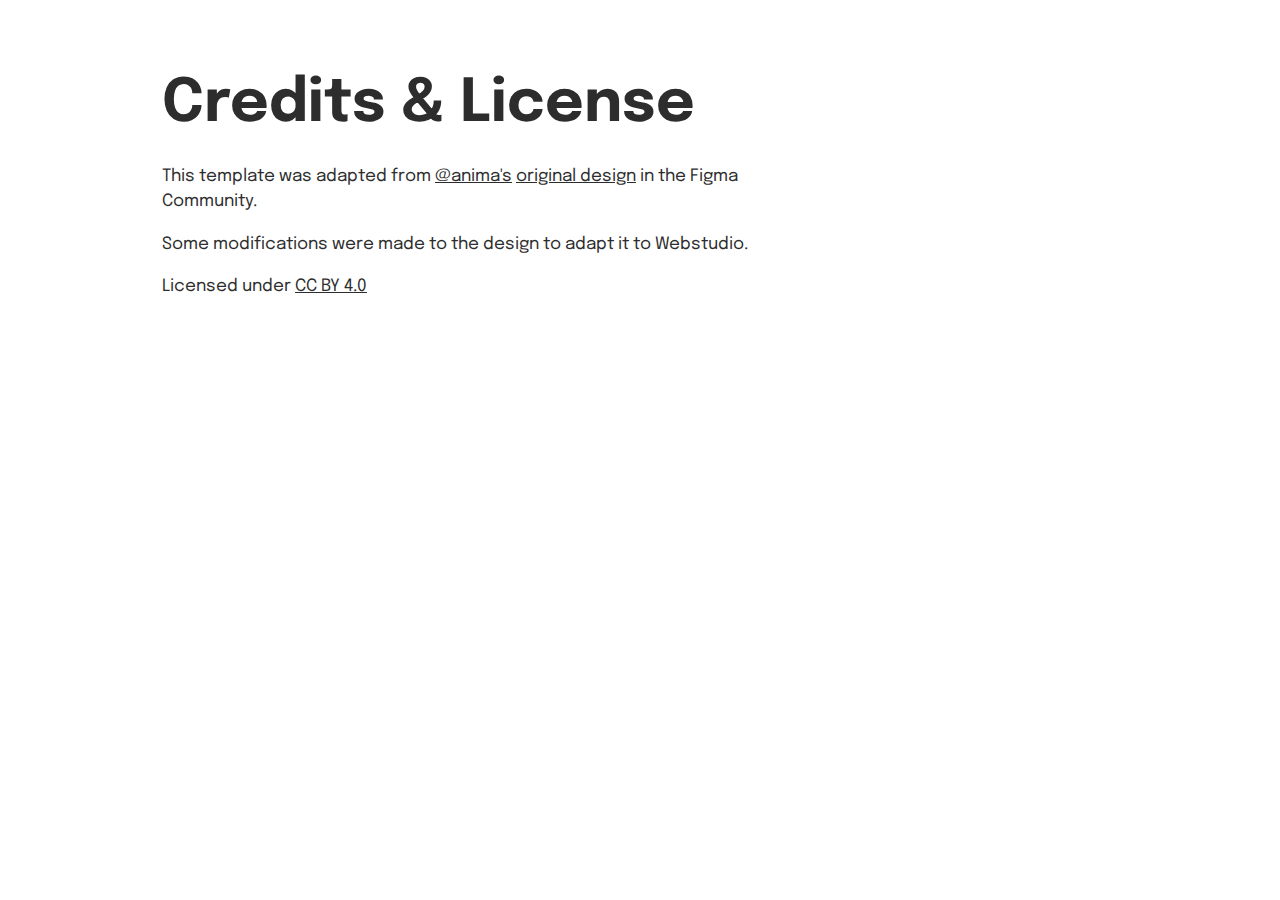
<file: credits/index.html>
<!doctype html>
<html
  lang="en"
  data-ws-project="b79e1274-6a7a-47eb-ab5a-dcc089c29367"
  data-ws-last-published="2025-08-28T07:17:16.888Z"
>
  <head>
    <link
      rel="stylesheet"
      type="text/css"
      href="/assets/static/app_generated_index-6937cd5a.DPjX6wzJ.css"
    />
    <meta charset="UTF-8" />
    <meta name="viewport" content="width=device-width,initial-scale=1" />
    <meta property="og:url" content="https://url/credits" />
    <title>Credits</title>
    <meta property="og:title" content="Credits" />
    <meta property="og:type" content="website" />
    <meta property="og:site_name" content="Visual Designer" />
    <meta name="robots" content="noindex, nofollow" />
    <meta property="twitter:card" content="summary_large_image" />
    <link rel="icon" href="/assets/logo_r1qaJQiri6sK3rPyq-Sar.svg" />
    <link
      rel="preload"
      href="/assets/Epilogue-VariableFont_wght_UMmD5uKuAMfCr3au74g5m.ttf"
      as="font"
      crossorigin="anonymous"
    />
    <script type="application/ld+json">
      {
        "@context": "https://schema.org",
        "@type": "WebSite",
        "name": "Visual Designer",
        "url": "https://url"
      }
    </script>
  </head>
  <body class="w-body">
    <div class="w-box">
      <main class="w-box">
        <section class="w-box c33xfh3 c1mzb2kd">
          <div
            class="w-box c1357293 c9jnjeu c5tmc3l c1ldum37 czr2pxy c155uc7w cry9bxc c1lfjoq7 cn6056e c1117wcl"
          >
            <h1 class="w-heading c11nr3ex c10r87ok c11dowh9 c32myit cwrra4i">
              Credits &amp; License
            </h1>
            <div class="w-box c1rco612">
              <p class="w-paragraph">
                This template was adapted from
                <a
                  href="https://www.figma.com/@anima"
                  target="_blank"
                  class="w-rich-text-link czdbake cld4m44 c180fws7 c1e9wxra c1c9nyn co9inq6 c18nx7en c13zjl4p cl60rel c1ib9cr2 cnsdrup"
                  >@anima&#x27;s</a
                >
                <a
                  href="https://www.figma.com/community/file/1095695980466714349"
                  target="_blank"
                  class="w-rich-text-link czdbake cld4m44 c180fws7 c1e9wxra c1c9nyn co9inq6 c18nx7en c13zjl4p cl60rel c1ib9cr2 cnsdrup"
                  >original design</a
                >
                in the Figma Community.
              </p>
              <p class="w-paragraph">
                Some modifications were made to the design to adapt it to
                Webstudio.
              </p>
              <p class="w-paragraph">
                Licensed under
                <a
                  href="https://creativecommons.org/licenses/by/4.0/"
                  target="_blank"
                  class="w-rich-text-link czdbake cld4m44 c180fws7 c1e9wxra c1c9nyn co9inq6 c18nx7en c13zjl4p cl60rel c1ib9cr2 cnsdrup"
                  >CC BY 4.0</a
                >
              </p>
            </div>
          </div>
        </section>
      </main>
    </div>
    <script id="vike_pageContext" type="application/json">
      {
        "_urlRewrite": null,
        "pageId": "/pages/credits",
        "routeParams": {},
        "data": {
          "url": "https://url/credits",
          "system": { "params": {}, "search": {}, "origin": "https://url" },
          "resources": {},
          "pageMeta": {
            "title": "Credits",
            "description": "",
            "excludePageFromSearch": true,
            "language": "",
            "socialImageAssetName": "!undefined",
            "socialImageUrl": "",
            "status": 200,
            "redirect": "",
            "custom": []
          }
        }
      }
    </script>
    <script id="vike_globalContext" type="application/json">
      {}
    </script>
    <script
      src="/assets/entries/entry-server-routing.KGU7udin.js"
      type="module"
      async
    ></script>
    <link
      rel="modulepreload"
      href="/assets/entries/pages_credits.BbevDQ-b.js"
      as="script"
      type="text/javascript"
    /><link
      rel="modulepreload"
      href="/assets/chunks/chunk-BleZ-UBg.js"
      as="script"
      type="text/javascript"
    />
  </body>
</html>
</file>
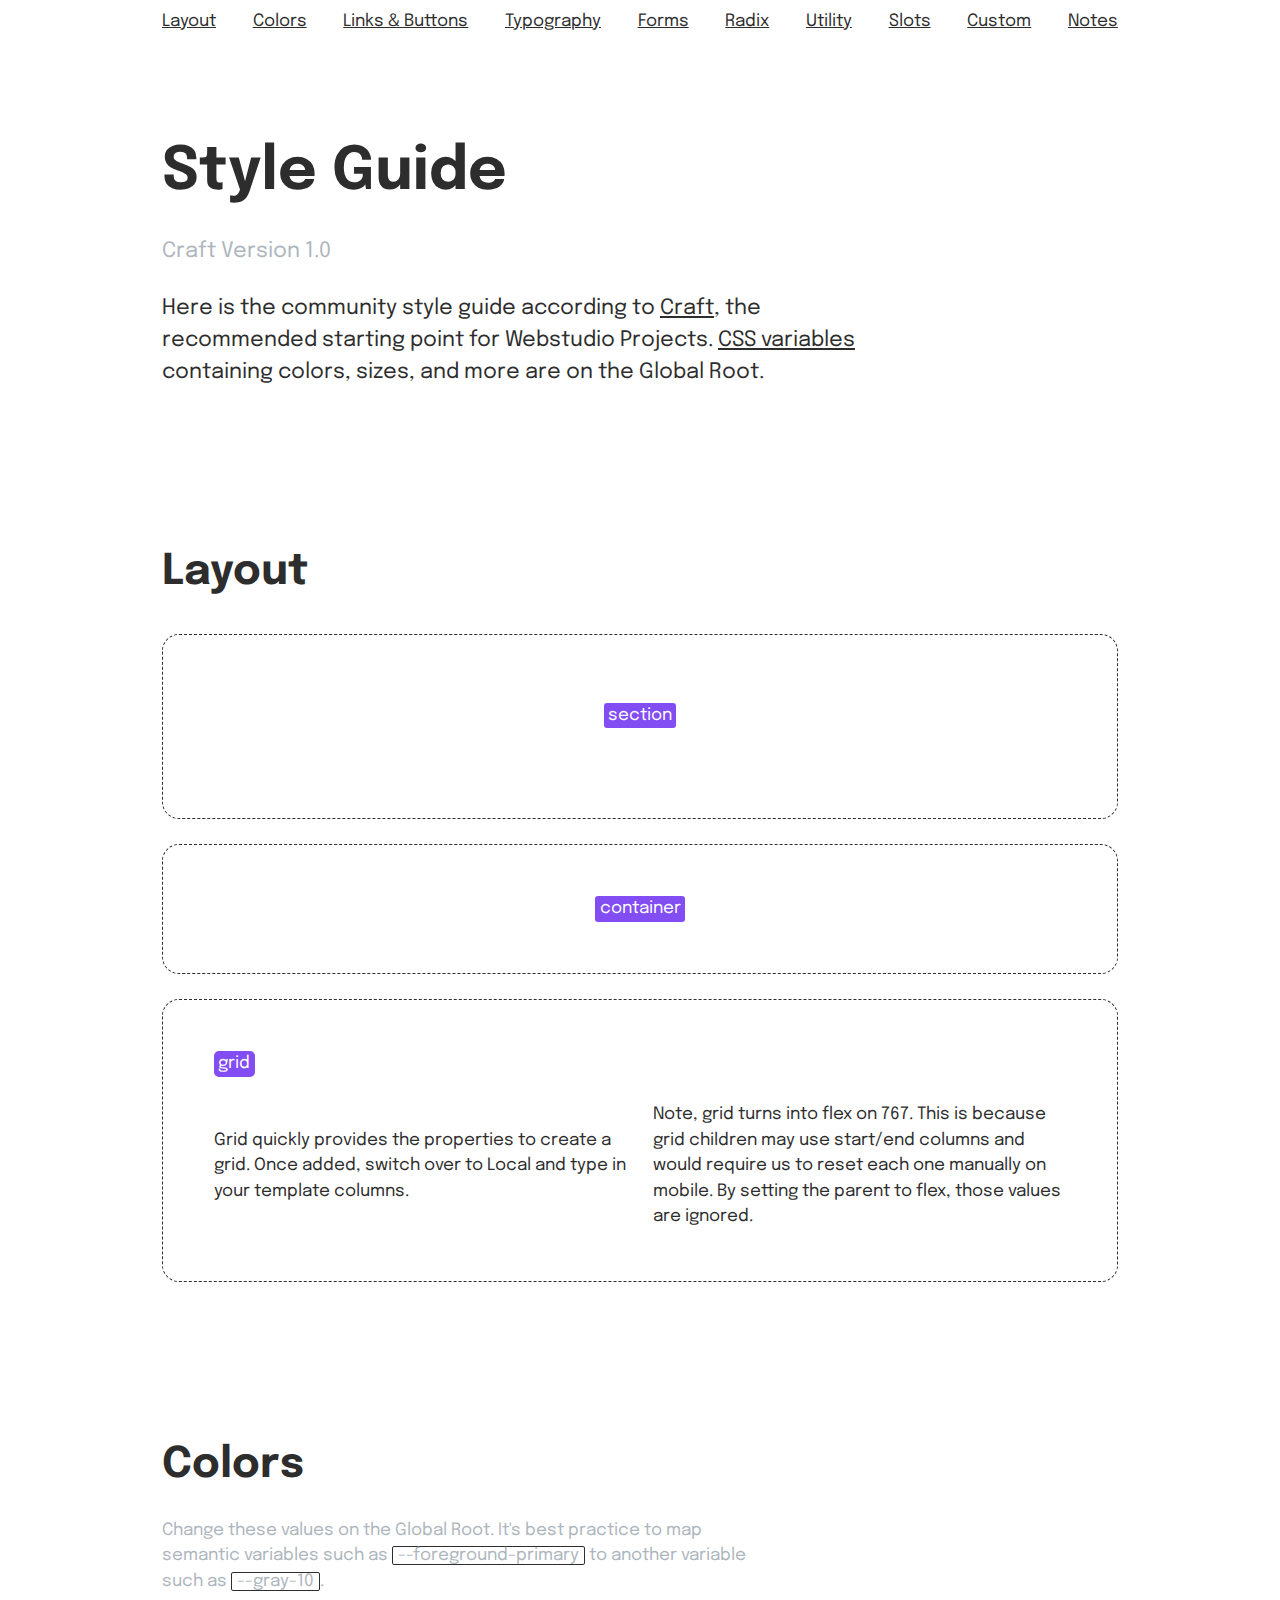
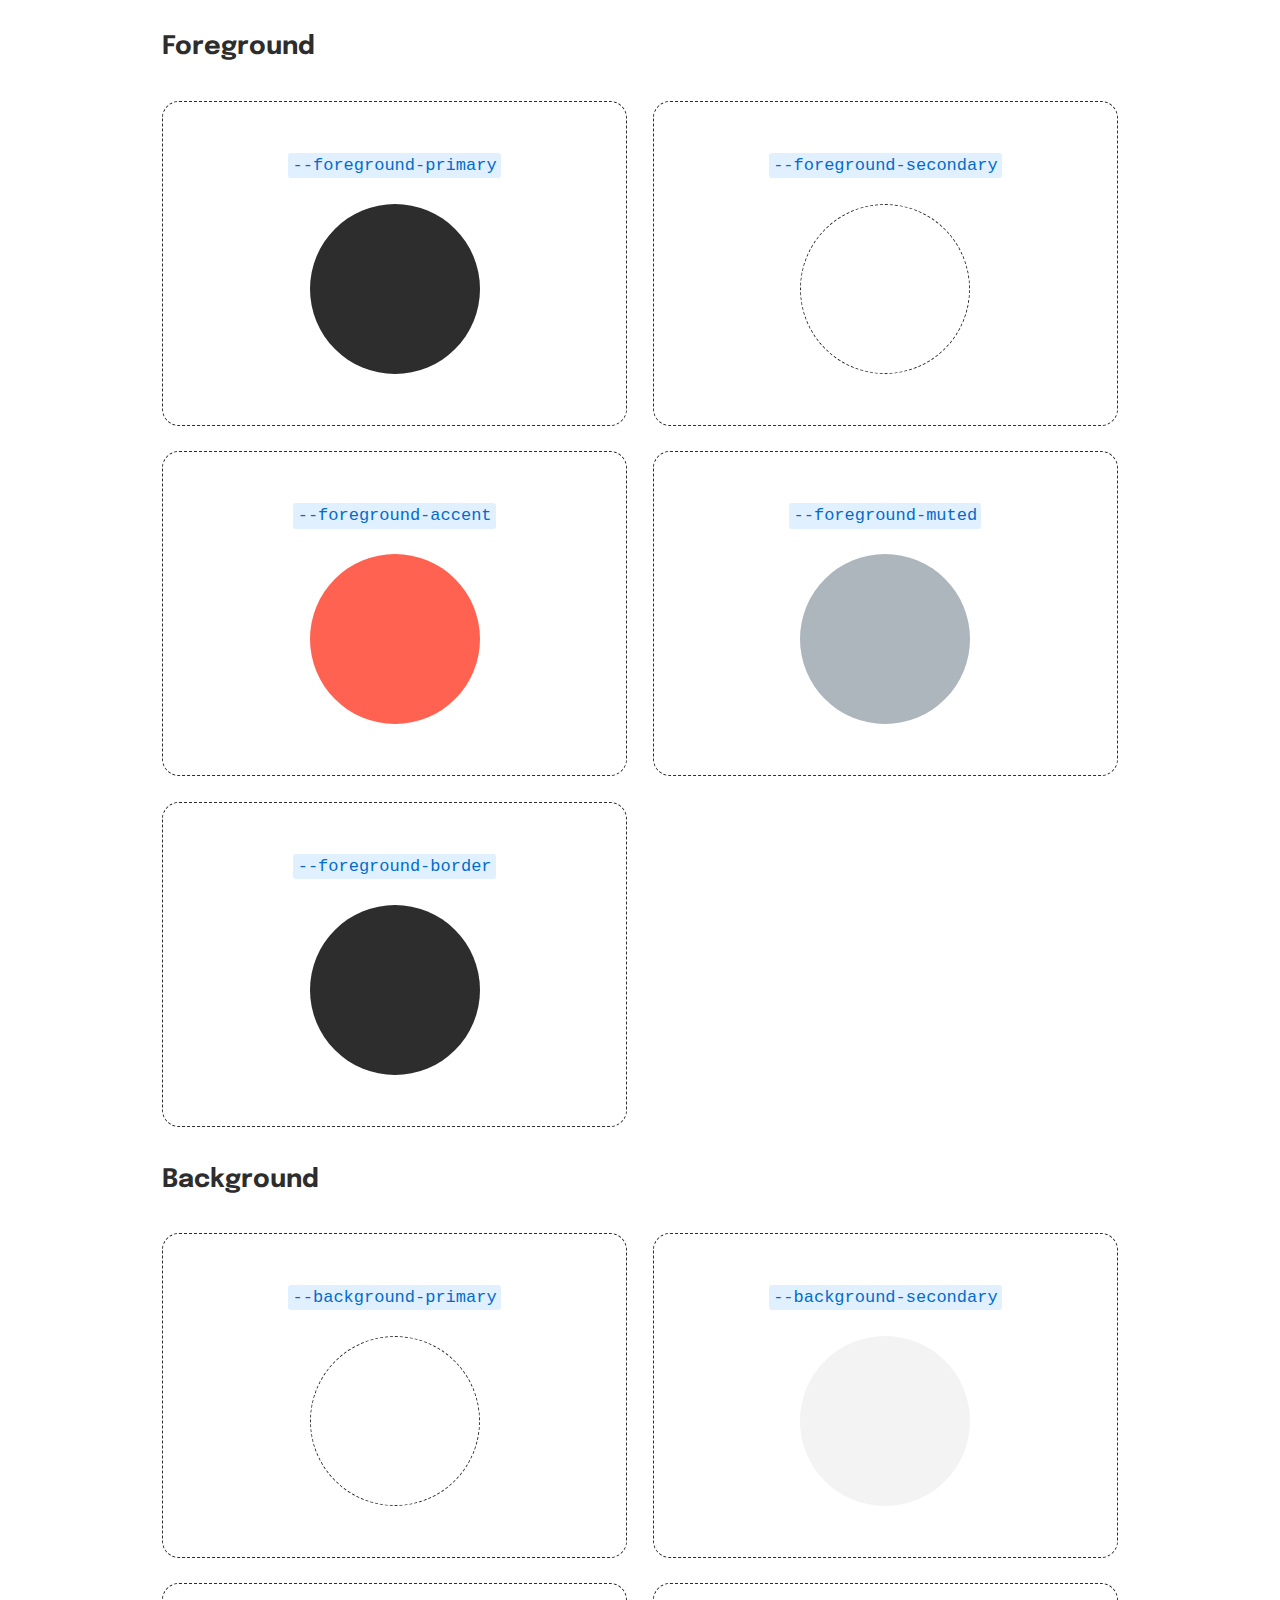
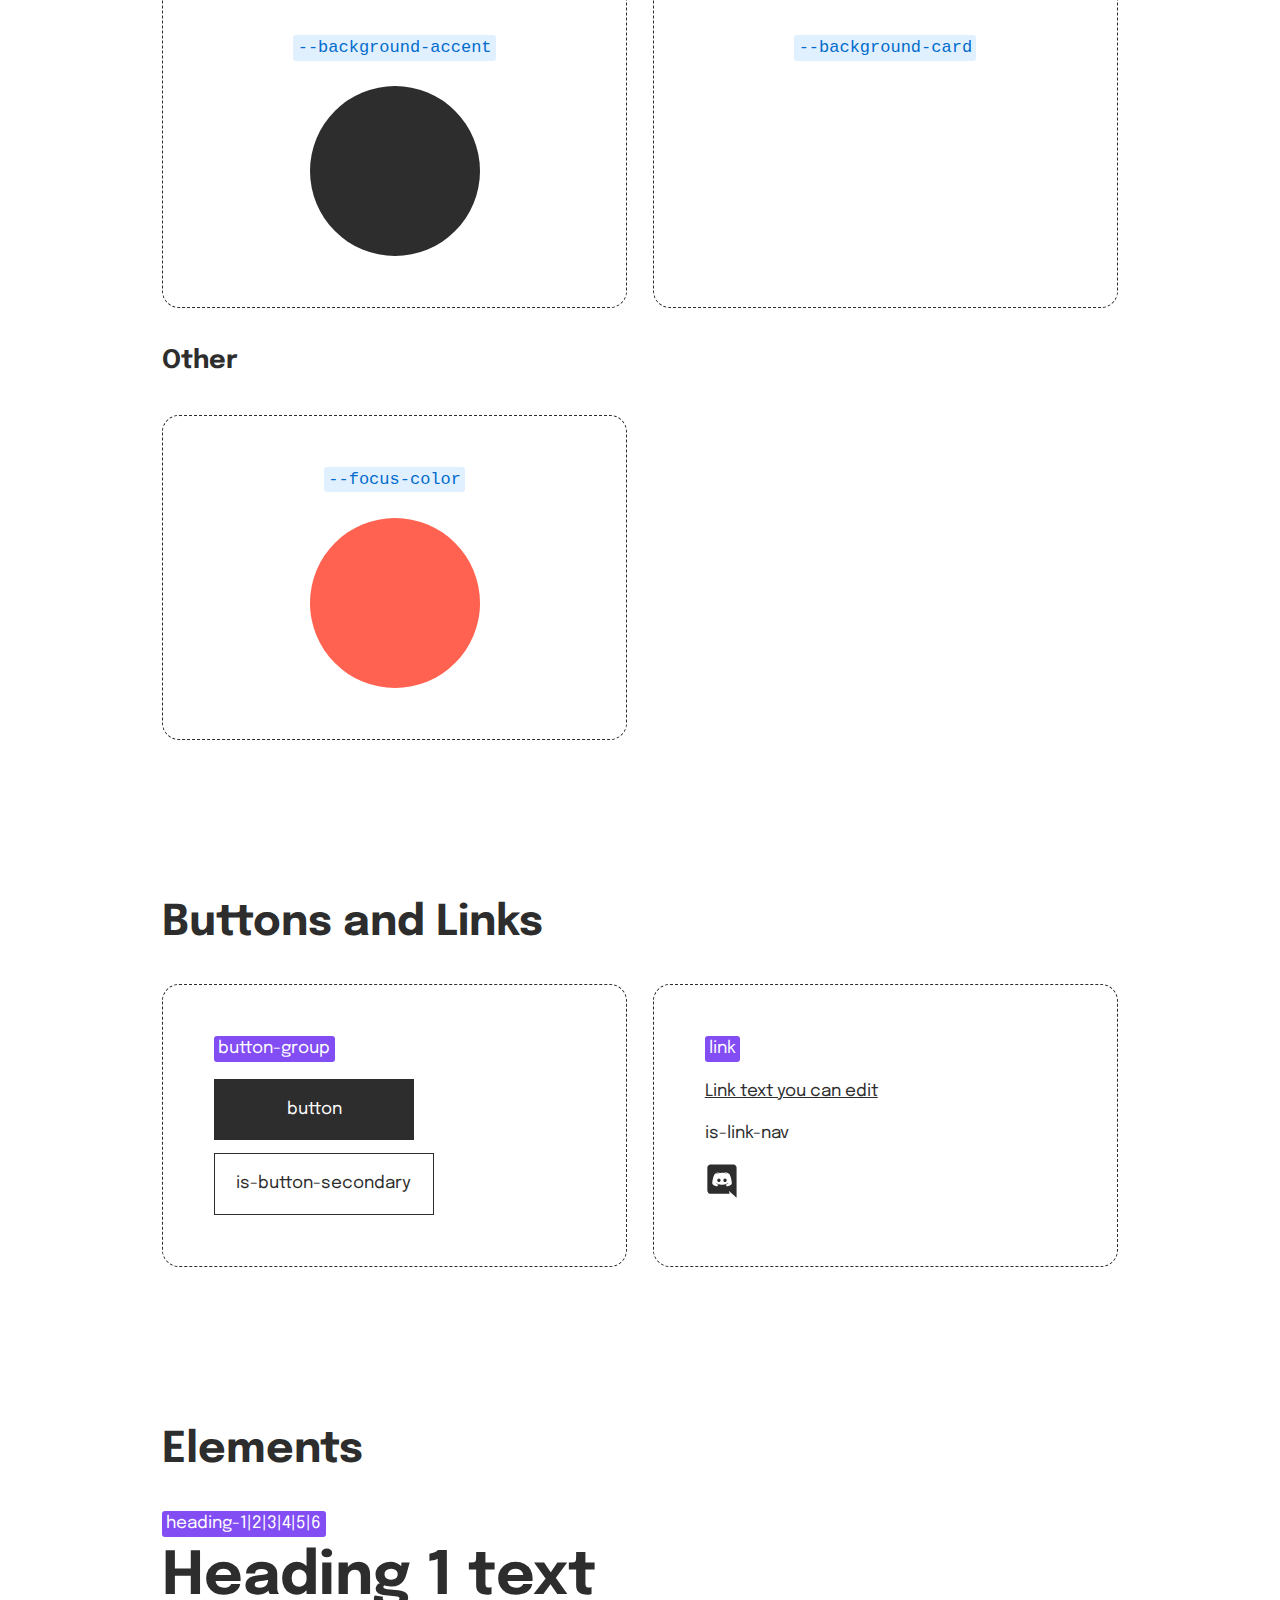
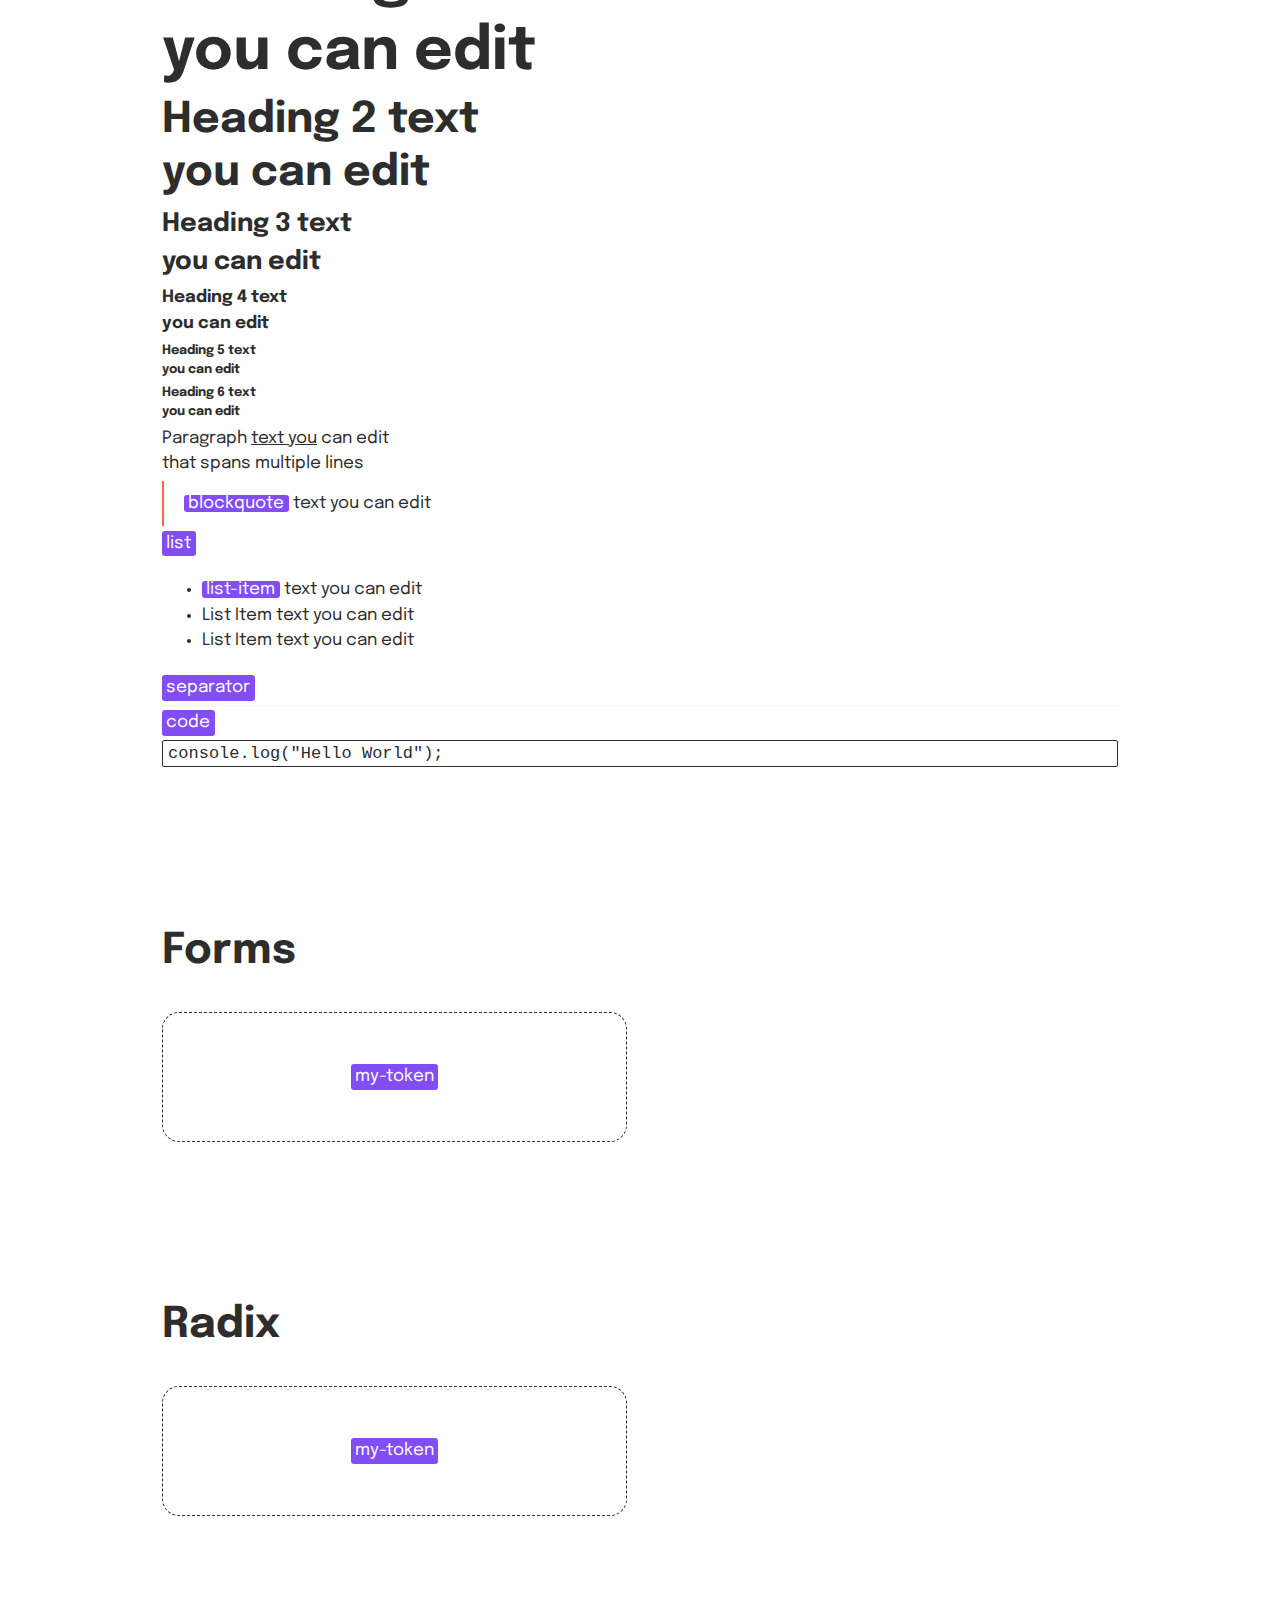
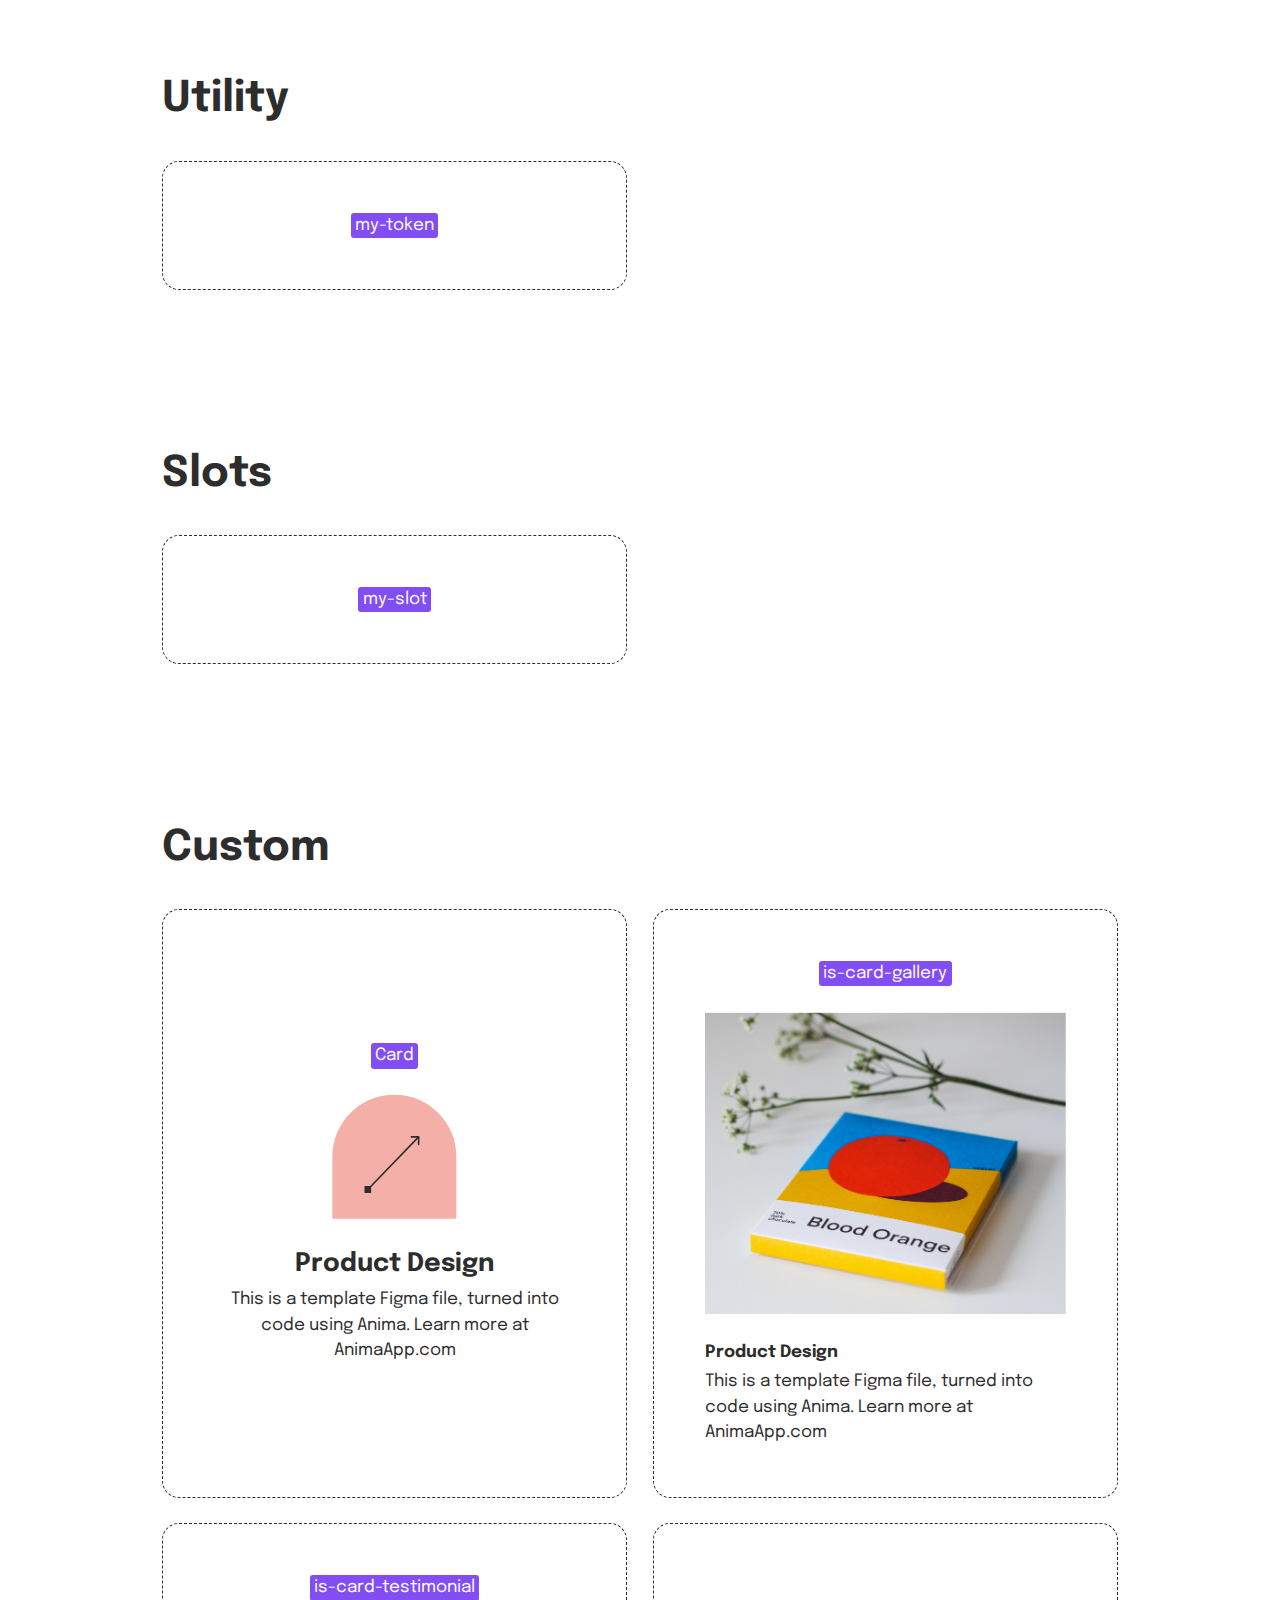
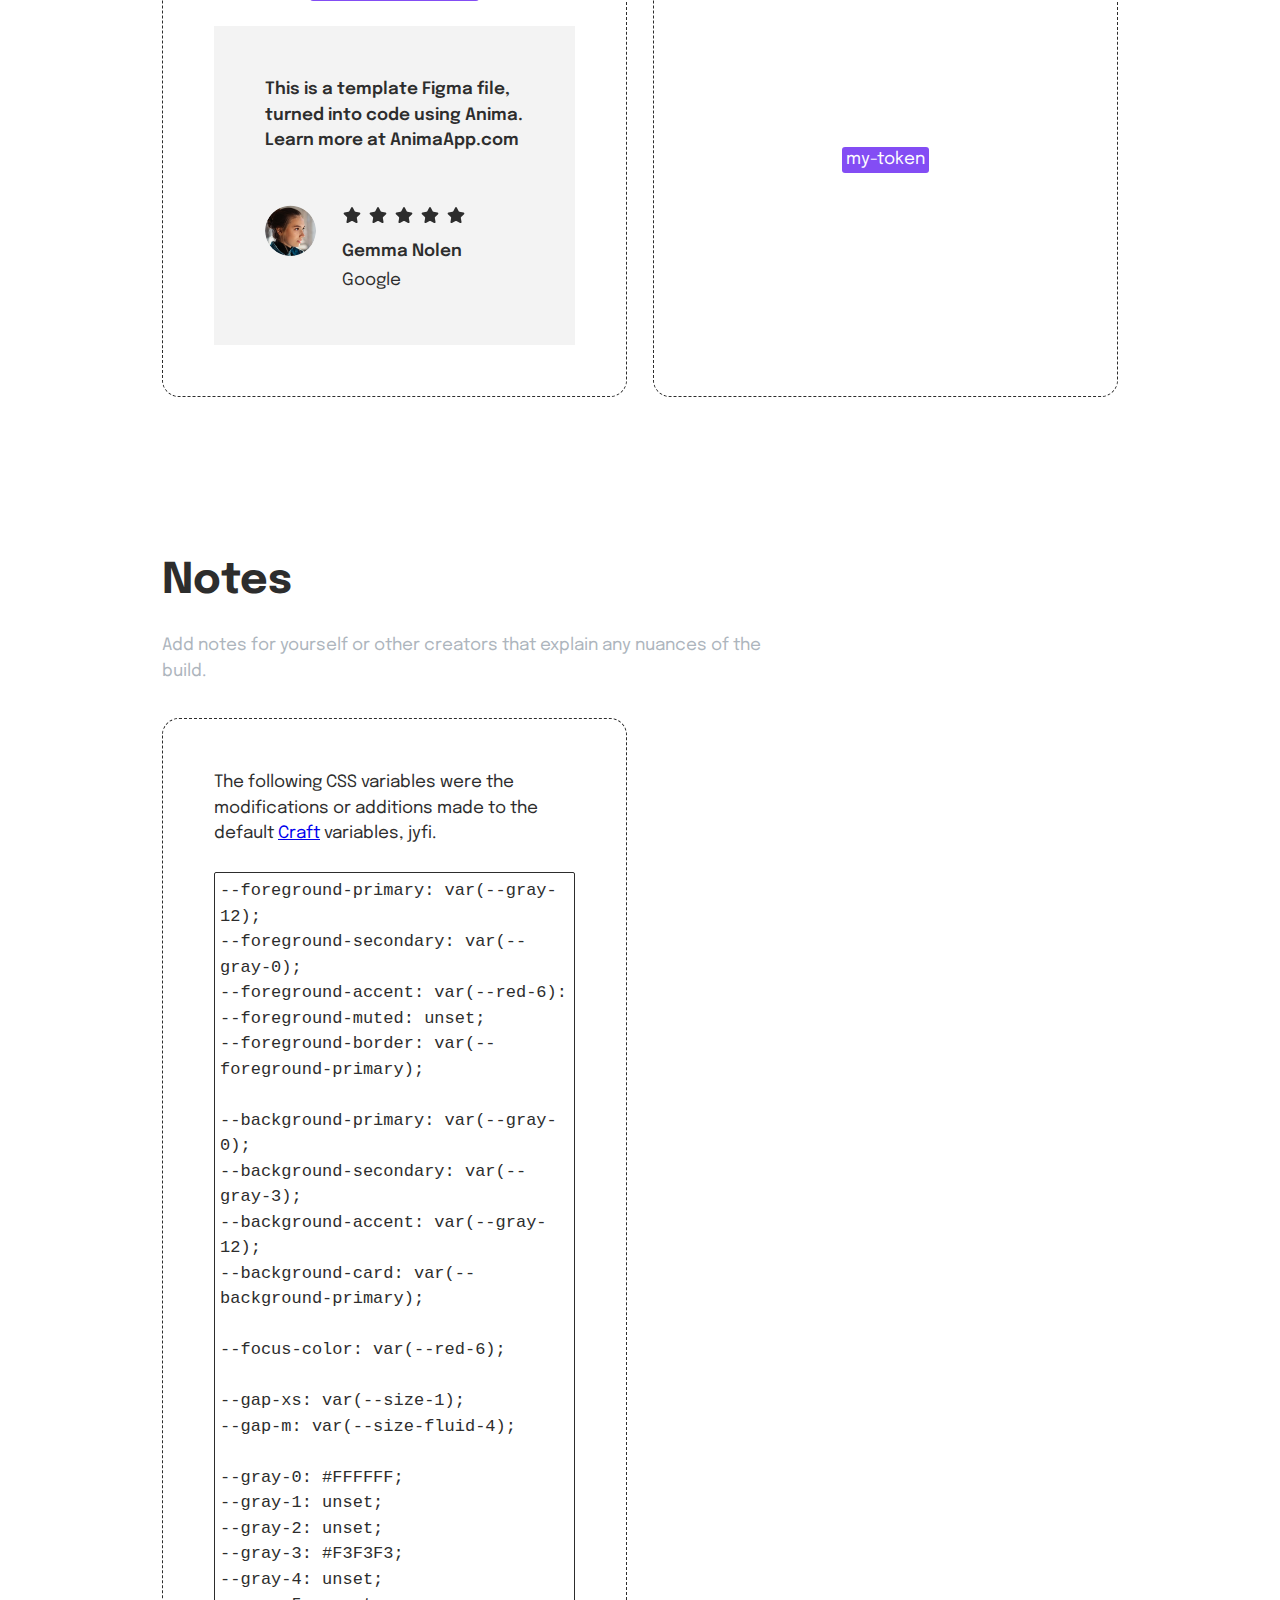
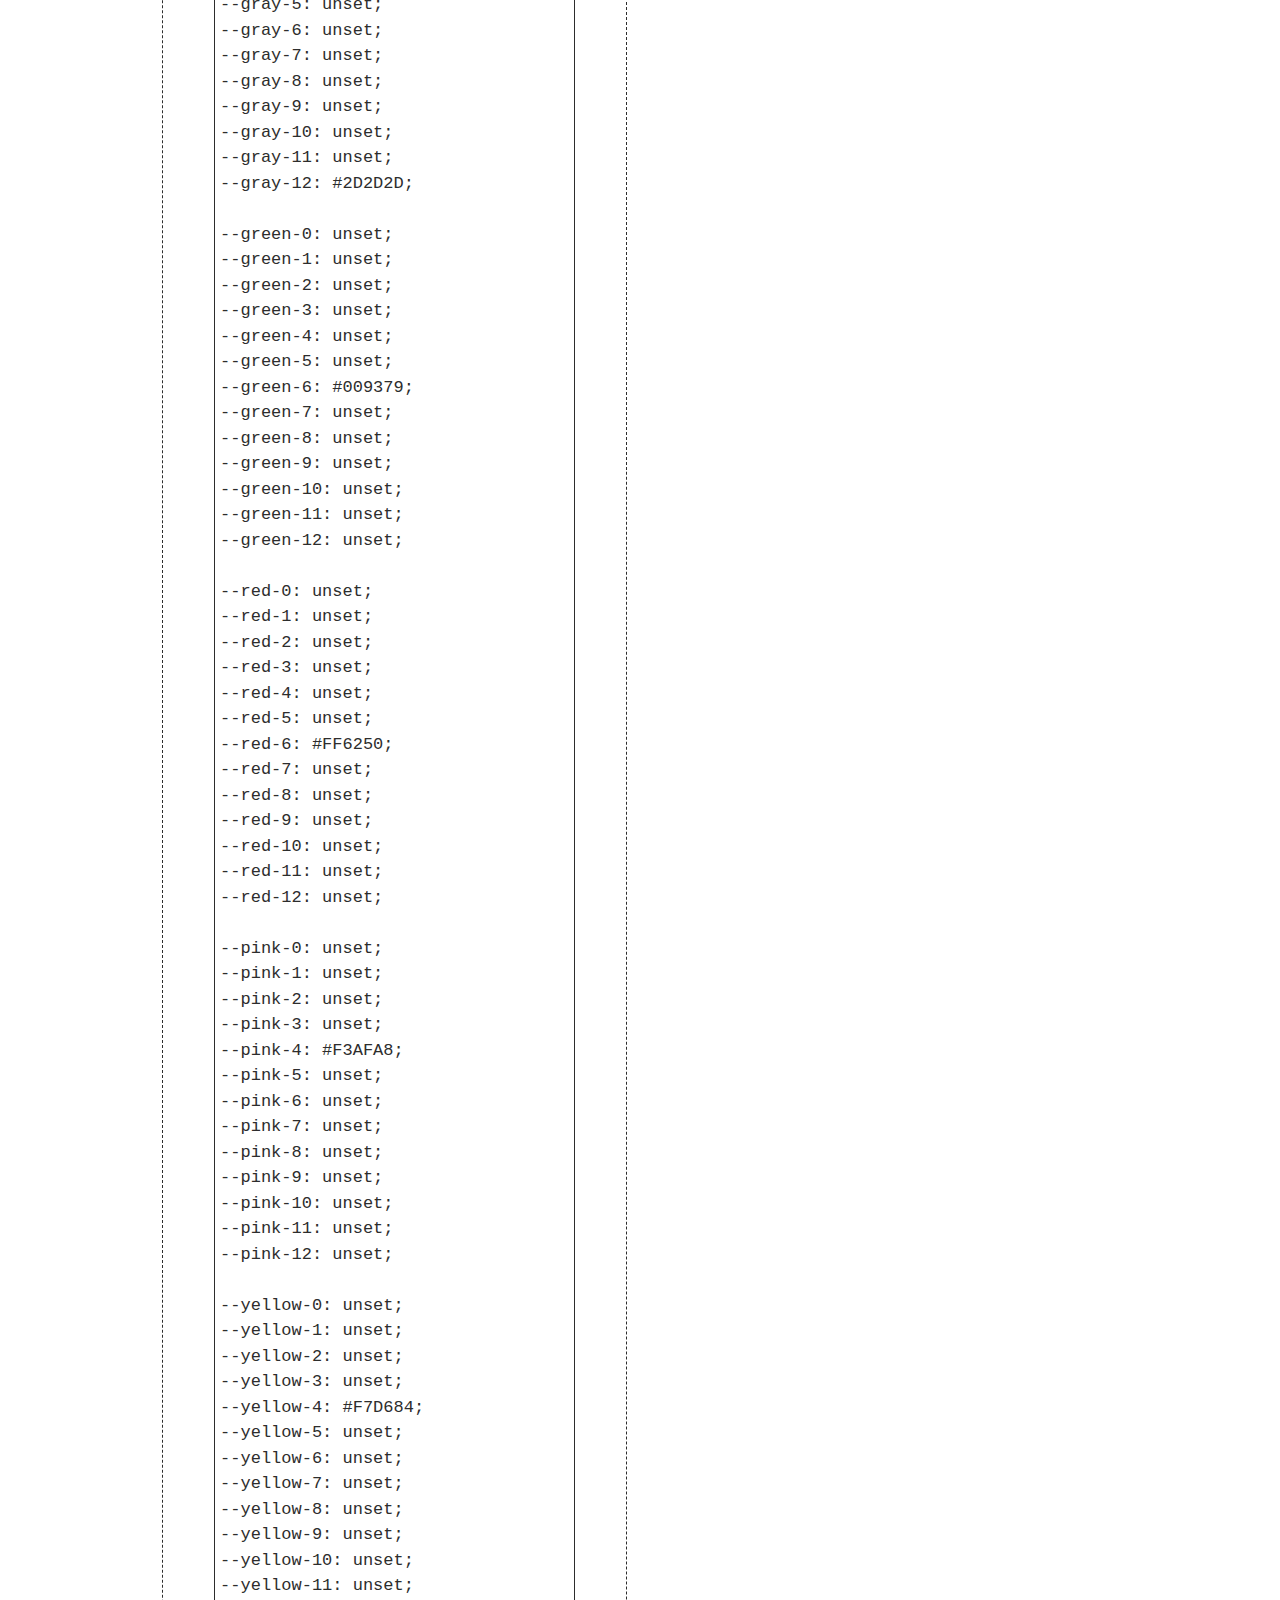
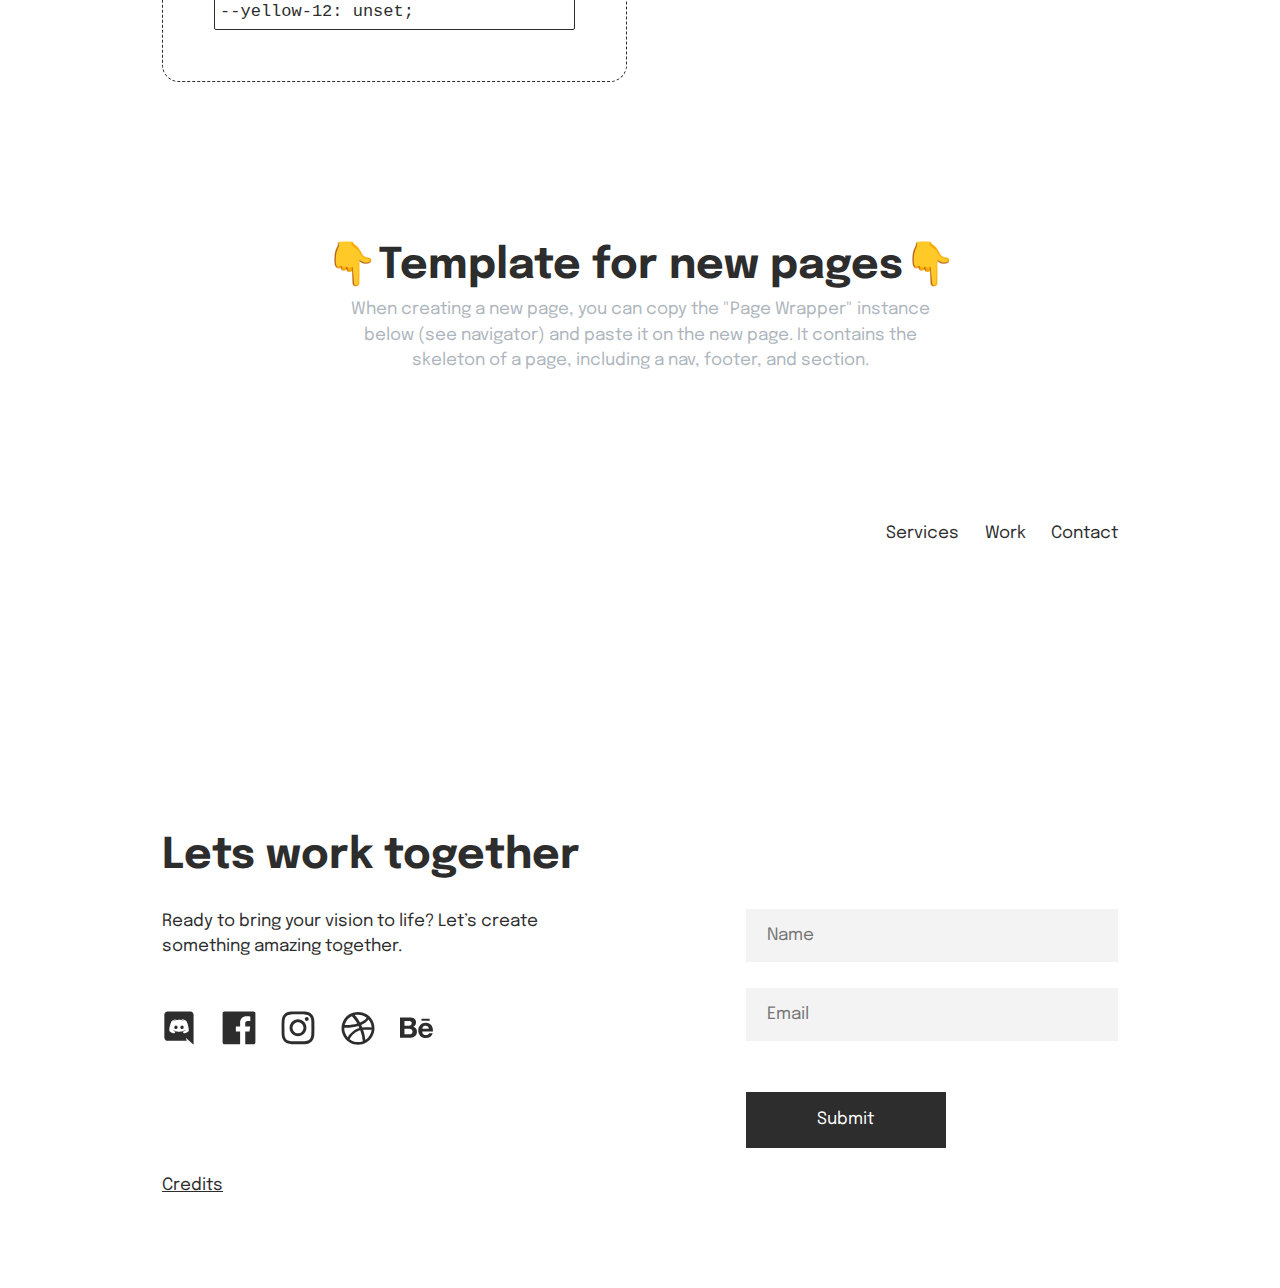
<file: style-guide/index.html>
<!doctype html>
<html
  lang="en"
  data-ws-project="b79e1274-6a7a-47eb-ab5a-dcc089c29367"
  data-ws-last-published="2025-08-28T07:17:16.888Z"
>
  <head>
    <link
      rel="stylesheet"
      type="text/css"
      href="/assets/static/app_generated_index-6937cd5a.DPjX6wzJ.css"
    />
    <meta charset="UTF-8" />
    <meta name="viewport" content="width=device-width,initial-scale=1" />
    <link
      rel="preload"
      as="image"
      imagesrcset="/assets/Icon_YU0GupF5HKnYz__RY847B.png 16w, /assets/Icon_YU0GupF5HKnYz__RY847B.png 32w, /assets/Icon_YU0GupF5HKnYz__RY847B.png 48w, /assets/Icon_YU0GupF5HKnYz__RY847B.png 64w, /assets/Icon_YU0GupF5HKnYz__RY847B.png 96w, /assets/Icon_YU0GupF5HKnYz__RY847B.png 128w, /assets/Icon_YU0GupF5HKnYz__RY847B.png 256w"
      imagesizes="100vw"
    />
    <meta property="og:url" content="https://url/style-guide" />
    <title>Untitled</title>
    <meta property="og:title" content="Untitled" />
    <meta property="og:type" content="website" />
    <meta property="og:site_name" content="Visual Designer" />
    <meta name="robots" content="noindex, nofollow" />
    <meta property="twitter:card" content="summary_large_image" />
    <link rel="icon" href="/assets/logo_r1qaJQiri6sK3rPyq-Sar.svg" />
    <link
      rel="preload"
      href="/assets/Epilogue-VariableFont_wght_UMmD5uKuAMfCr3au74g5m.ttf"
      as="font"
      crossorigin="anonymous"
    />
    <script type="application/ld+json">
      {
        "@context": "https://schema.org",
        "@type": "WebSite",
        "name": "Visual Designer",
        "url": "https://url"
      }
    </script>
  </head>
  <body id="top" class="w-body">
    <div class="w-box c33xfh3 c1mzb2kd">
      <div
        class="w-box c1357293 c9jnjeu c5tmc3l c1ldum37 czr2pxy c155uc7w cry9bxc c1lfjoq7 c11ykhog c1kt5iwx"
      >
        <div class="w-box cry9bxc c1lfjoq7 c1z0l37u c1ml0hr7 cbmc0x9">
          <h1 class="w-heading c11nr3ex c10r87ok c11dowh9 c32myit cwrra4i">
            Style Guide
          </h1>
          <div class="w-text c1nkzcyu che9upb">Craft Version 1.0</div>
          <p class="w-paragraph cz5g8eb c1nkzcyu">
            Here is the community style guide according to
            <a
              href="https://docs.webstudio.is/university/craft"
              target="_blank"
              class="w-rich-text-link czdbake cld4m44 c180fws7 c1e9wxra c1c9nyn co9inq6 c18nx7en c13zjl4p cl60rel c1ib9cr2 cnsdrup"
              >Craft</a
            >, the recommended starting point for Webstudio Projects.
            <a
              href="https://docs.webstudio.is/university/foundations/css-variables"
              target="_blank"
              class="w-rich-text-link czdbake cld4m44 c180fws7 c1e9wxra c1c9nyn co9inq6 c18nx7en c13zjl4p cl60rel c1ib9cr2 cnsdrup"
              >CSS variables</a
            >
            containing colors, sizes, and more are on the Global Root.
          </p>
        </div>
        <div
          id="layout"
          class="w-box cry9bxc c1lfjoq7 cdq89vd c1tcoltv c1778y6x"
        >
          <div class="w-box cry9bxc c1lfjoq7 c1z0l37u c1ml0hr7 cbmc0x9">
            <h2 class="w-heading c1dxq9cf c10r87ok c11dowh9 c32myit cwrra4i">
              Layout
            </h2>
          </div>
          <div class="w-box copqmak c9sypx0 c1w3ahi2 c3zdkj3 c1lcvbhc">
            <div
              class="w-box c12n5uks csb0ifw cg5j03k c8od1c4 cry9bxc c1qyy4dh ct02u4h c33xfh3 c1mzb2kd c1vaudkt cci8rp4 c1fhkm63 clv8gve c1lfjoq7 cll3pt2 c1gy5yet ck4tzbx"
            >
              <div
                class="w-text c1yehcfp cbvffy can94pj c1p3n7hw c1qom380 c1pn4vw7 cczo11 c1tnvyeo c1pm51o8 c18tatc1"
              >
                section
              </div>
            </div>
            <div
              class="w-box c12n5uks csb0ifw cg5j03k c8od1c4 cry9bxc c1qyy4dh ct02u4h c2keyc8 cnkorcr c1ldum37 c5tmc3l c1fhkm63 clv8gve c1lfjoq7 ca4qjwu c1cdc69r c1357293 c9jnjeu czr2pxy c155uc7w ck4tzbx"
            >
              <div
                class="w-text c1yehcfp cbvffy can94pj c1p3n7hw c1qom380 c1pn4vw7 cczo11 c1tnvyeo c1pm51o8 c18tatc1"
              >
                container
              </div>
            </div>
            <div
              class="w-box c12n5uks csb0ifw cg5j03k c8od1c4 copqmak c1qyy4dh ct02u4h c1fhkm63 clv8gve c1lfjoq7 c10zkoym ct8c5y2 c1f64byh ck4tzbx c1g7fxd7 cx6c9kw c174sw29"
            >
              <div class="w-box c7rvndl c2w8hv4">
                <div
                  class="w-text c1yehcfp c1umavhe caipwxg cbvffy can94pj cuccfz7 cir85gx c1qom380 cr8yqfm c1ufwdzl c5blvcv cml0h3f c5m8ase clv8gve"
                >
                  grid
                </div>
              </div>
              <div class="w-box">
                <p class="w-paragraph">
                  Grid quickly provides the properties to create a grid. Once
                  added, switch over to Local and type in your template columns.
                </p>
              </div>
              <div class="w-box">
                <p class="w-paragraph">
                  Note, grid turns into flex on 767. This is because grid
                  children may use start/end columns and would require us to
                  reset each one manually on mobile. By setting the parent to
                  flex, those values are ignored.
                </p>
              </div>
            </div>
          </div>
        </div>
        <div
          id="colors"
          class="w-box cry9bxc c1lfjoq7 cdq89vd c1tcoltv c1778y6x"
        >
          <div class="w-box cry9bxc c1lfjoq7 c1z0l37u c1ml0hr7 cbmc0x9">
            <h2 class="w-heading c1dxq9cf c10r87ok c11dowh9 c32myit cwrra4i">
              Colors
            </h2>
            <p class="w-paragraph che9upb c1rco612">
              Change these values on the Global Root. It&#x27;s best practice to
              map semantic variables such as
              <span
                class="w-text-1 c2i0393 c19evryj cntnubm c16hrg7f c12vy3a5 cuwcd3w c1qakuu0 cz20ayj"
                >--foreground-primary</span
              >
              to another variable such as
              <span
                class="w-text-1 c2i0393 c19evryj cntnubm c16hrg7f c12vy3a5 cuwcd3w c1qakuu0 cz20ayj"
                >--gray-10</span
              >.
            </p>
          </div>
          <h3 class="w-heading cuoke4w c11dowh9 c32myit cwrra4i">Foreground</h3>
          <div class="w-box copqmak c1f64byh c1w3ahi2 c3zdkj3 c1lcvbhc">
            <div
              class="w-box c12n5uks csb0ifw cg5j03k c8od1c4 cry9bxc c1qyy4dh ct02u4h c1fhkm63 clv8gve c1lfjoq7 cll3pt2 c1gy5yet ck4tzbx c1g7fxd7"
            >
              <div
                class="w-text c1cty1eq cbvffy can94pj cdt4mfm c1qom380 c1pn4vw7 cczo11 c1tnvyeo c1pm51o8 c18tatc1 c16x0h2l"
              >
                --foreground-primary
              </div>
              <div
                class="w-box cagnu3j c1cx42qj c1nj04wn c1nitjp7 c195lvp6 c1hr6a6t c1s9lq31 c12y6bqh c6pvryr"
              ></div>
            </div>
            <div
              class="w-box c12n5uks csb0ifw cg5j03k c8od1c4 cry9bxc c1qyy4dh ct02u4h c1fhkm63 clv8gve c1lfjoq7 cll3pt2 c1gy5yet ck4tzbx c1g7fxd7"
            >
              <div
                class="w-text c1cty1eq cbvffy can94pj cdt4mfm c1qom380 c1pn4vw7 cczo11 c1tnvyeo c1pm51o8 c18tatc1 c16x0h2l"
              >
                --foreground-secondary
              </div>
              <div
                class="w-box cagnu3j c1cx42qj c1nj04wn c1nitjp7 c195lvp6 c1hr6a6t c1s9lq31 c1bd9ep2 ck4tzbx"
              ></div>
            </div>
            <div
              class="w-box c12n5uks csb0ifw cg5j03k c8od1c4 cry9bxc c1qyy4dh ct02u4h c1fhkm63 clv8gve c1lfjoq7 cll3pt2 c1gy5yet ck4tzbx c1g7fxd7"
            >
              <div
                class="w-text c1cty1eq cbvffy can94pj cdt4mfm c1qom380 c1pn4vw7 cczo11 c1tnvyeo c1pm51o8 c18tatc1 c16x0h2l"
              >
                --foreground-accent
              </div>
              <div
                class="w-box cagnu3j c1cx42qj c1nj04wn c1nitjp7 c195lvp6 c1hr6a6t c1s9lq31 cpp0nin c6pvryr"
              ></div>
            </div>
            <div
              class="w-box c12n5uks csb0ifw cg5j03k c8od1c4 cry9bxc c1qyy4dh ct02u4h c1fhkm63 clv8gve c1lfjoq7 cll3pt2 c1gy5yet ck4tzbx c1g7fxd7"
            >
              <div
                class="w-text c1cty1eq cbvffy can94pj cdt4mfm c1qom380 c1pn4vw7 cczo11 c1tnvyeo c1pm51o8 c18tatc1 c16x0h2l"
              >
                --foreground-muted
              </div>
              <div
                class="w-box cagnu3j c1cx42qj c1nj04wn c1nitjp7 c195lvp6 c1hr6a6t c1s9lq31 czt9u4x c6pvryr"
              ></div>
            </div>
            <div
              class="w-box c12n5uks csb0ifw cg5j03k c8od1c4 cry9bxc c1qyy4dh ct02u4h c1fhkm63 clv8gve c1lfjoq7 cll3pt2 c1gy5yet ck4tzbx c1g7fxd7"
            >
              <div
                class="w-text c1cty1eq cbvffy can94pj cdt4mfm c1qom380 c1pn4vw7 cczo11 c1tnvyeo c1pm51o8 c18tatc1 c16x0h2l"
              >
                --foreground-border
              </div>
              <div
                class="w-box cagnu3j c1cx42qj c1nj04wn c1nitjp7 c195lvp6 c1hr6a6t c1s9lq31 cchda18 c6pvryr"
              ></div>
            </div>
          </div>
          <h3 class="w-heading cuoke4w c11dowh9 c32myit cwrra4i">Background</h3>
          <div class="w-box copqmak c1f64byh c1w3ahi2 c3zdkj3 c1lcvbhc">
            <div
              class="w-box c12n5uks csb0ifw cg5j03k c8od1c4 cry9bxc c1qyy4dh ct02u4h c1fhkm63 clv8gve c1lfjoq7 cll3pt2 c1gy5yet ck4tzbx c1g7fxd7"
            >
              <div
                class="w-text c1cty1eq cbvffy can94pj cdt4mfm c1qom380 c1pn4vw7 cczo11 c1tnvyeo c1pm51o8 c18tatc1 c16x0h2l"
              >
                --background-primary
              </div>
              <div
                class="w-box cagnu3j c1cx42qj c1nj04wn c1nitjp7 c195lvp6 c1hr6a6t c1s9lq31 cvgv9nf ck4tzbx"
              ></div>
            </div>
            <div
              class="w-box c12n5uks csb0ifw cg5j03k c8od1c4 cry9bxc c1qyy4dh ct02u4h c1fhkm63 clv8gve c1lfjoq7 cll3pt2 c1gy5yet ck4tzbx c1g7fxd7"
            >
              <div
                class="w-text c1cty1eq cbvffy can94pj cdt4mfm c1qom380 c1pn4vw7 cczo11 c1tnvyeo c1pm51o8 c18tatc1 c16x0h2l"
              >
                --background-secondary
              </div>
              <div
                class="w-box cagnu3j c1cx42qj c1nj04wn c1nitjp7 c195lvp6 c1hr6a6t c1s9lq31 c1llqm3g c6pvryr"
              ></div>
            </div>
            <div
              class="w-box c12n5uks csb0ifw cg5j03k c8od1c4 cry9bxc c1qyy4dh ct02u4h c1fhkm63 clv8gve c1lfjoq7 cll3pt2 c1gy5yet ck4tzbx c1g7fxd7"
            >
              <div
                class="w-text c1cty1eq cbvffy can94pj cdt4mfm c1qom380 c1pn4vw7 cczo11 c1tnvyeo c1pm51o8 c18tatc1 c16x0h2l"
              >
                --background-accent
              </div>
              <div
                class="w-box cagnu3j c1cx42qj c1nj04wn c1nitjp7 c195lvp6 c1hr6a6t c1s9lq31 c1iv8y8b c6pvryr"
              ></div>
            </div>
            <div
              class="w-box c12n5uks csb0ifw cg5j03k c8od1c4 cry9bxc c1qyy4dh ct02u4h c1fhkm63 clv8gve c1lfjoq7 cll3pt2 c1gy5yet ck4tzbx c1g7fxd7"
            >
              <div
                class="w-text c1cty1eq cbvffy can94pj cdt4mfm c1qom380 c1pn4vw7 cczo11 c1tnvyeo c1pm51o8 c18tatc1 c16x0h2l"
              >
                --background-card
              </div>
              <div
                class="w-box cagnu3j c1cx42qj c1nj04wn c1nitjp7 c195lvp6 c1hr6a6t c1s9lq31 cow0ixc c6pvryr"
              ></div>
            </div>
          </div>
          <h3 class="w-heading cuoke4w c11dowh9 c32myit cwrra4i">Other</h3>
          <div class="w-box copqmak c1f64byh c1w3ahi2 c3zdkj3 c1lcvbhc">
            <div
              class="w-box c12n5uks csb0ifw cg5j03k c8od1c4 cry9bxc c1qyy4dh ct02u4h c1fhkm63 clv8gve c1lfjoq7 cll3pt2 c1gy5yet ck4tzbx c1g7fxd7"
            >
              <div
                class="w-text c1cty1eq cbvffy can94pj cdt4mfm c1qom380 c1pn4vw7 cczo11 c1tnvyeo c1pm51o8 c18tatc1 c16x0h2l"
              >
                --focus-color
              </div>
              <div
                class="w-box cagnu3j c1cx42qj c1nj04wn c1nitjp7 c195lvp6 c1hr6a6t c1s9lq31 c17o0p2u c6pvryr"
              ></div>
            </div>
          </div>
        </div>
        <div
          id="links-buttons"
          class="w-box cry9bxc c1lfjoq7 cdq89vd c1tcoltv c1778y6x"
        >
          <div class="w-box cry9bxc c1lfjoq7 c1z0l37u c1ml0hr7 cbmc0x9">
            <h2 class="w-heading c1dxq9cf c10r87ok c11dowh9 c32myit cwrra4i">
              Buttons and Links
            </h2>
          </div>
          <div class="w-box copqmak c1f64byh c1w3ahi2 c3zdkj3 c1lcvbhc">
            <div
              class="w-box c12n5uks csb0ifw cg5j03k c8od1c4 cry9bxc c16xs6ny c1wt8a7g c1fhkm63 clv8gve c1lfjoq7 c133lpx4 c14u5o53 ck4tzbx c1g7fxd7"
            >
              <div
                class="w-text c1yehcfp cbvffy can94pj c1p3n7hw c1qom380 c1pn4vw7 cczo11 c1tnvyeo c1pm51o8 c18tatc1"
              >
                button-group
              </div>
              <div
                class="w-box cry9bxc c1qyy4dh c1wt8a7g c17drxn3 cvj021w c15cml01"
              >
                <a
                  class="w-link c1uz1hxp cl8m66n c1b2tb9q c1xm4ef6 c1a8d7ts c122t6uk c1gut7ra cvyaqlm c1wn9gbn ckhl5v6 c135vpv5 c1nouzdk c1qom380 c1hz2opz c1c9nyn co9inq6 c18nx7en c13zjl4p cqrpgto cl60rel c1ib9cr2 cmpnn5a"
                  href="#"
                  >button</a
                ><a
                  class="w-link c1mtjugd c1e7helk c1b2tb9q c1xm4ef6 c1a8d7ts c122t6uk c1gut7ra cvyaqlm c1wn9gbn ckhl5v6 c135vpv5 c1nouzdk c1qom380 c1hz2opz c1c9nyn co9inq6 c18nx7en c13zjl4p ckz5c6u cl60rel c1ib9cr2 cmpnn5a"
                  href="#"
                  >is-button-secondary</a
                >
              </div>
            </div>
            <div
              class="w-box c12n5uks csb0ifw cg5j03k c8od1c4 cry9bxc c16xs6ny c1wt8a7g c1fhkm63 clv8gve c1lfjoq7 c133lpx4 c14u5o53 ck4tzbx c1g7fxd7"
            >
              <div
                class="w-text c1yehcfp cbvffy can94pj c1p3n7hw c1qom380 c1pn4vw7 cczo11 c1tnvyeo c1pm51o8 c18tatc1"
              >
                link
              </div>
              <a
                class="w-link czdbake cld4m44 c180fws7 c1e9wxra c1c9nyn co9inq6 c18nx7en c13zjl4p cl60rel c1ib9cr2 cnsdrup"
                href="#"
                >Link text you can edit</a
              ><a
                class="w-link czdbake cld4m44 c135vpv5 c1e9wxra c1c9nyn co9inq6 c18nx7en c13zjl4p cl60rel c1ib9cr2 cnsdrup"
                href="#"
                >is-link-nav</a
              ><a
                class="w-link czdbake csru8nn c180fws7 c1e9wxra c1c9nyn co9inq6 c18nx7en c13zjl4p c1xty5yn c1g1x4wk cl60rel c1ib9cr2 cnsdrup"
                href="#"
                ><div class="w-html-embed">
                  <svg
                    width="100%"
                    height="100%"
                    viewBox="0 0 26 29"
                    fill="none"
                    xmlns="http://www.w3.org/2000/svg"
                  >
                    <path
                      d="M10.3895 12.2844C9.57651 12.2844 8.93601 12.9969 8.93601 13.8669C8.93601 14.7339 9.59151 15.4494 10.3895 15.4494C11.201 15.4494 11.8415 14.7339 11.8415 13.8669C11.858 12.9954 11.201 12.2844 10.3895 12.2844ZM15.5915 12.2844C14.7785 12.2844 14.138 12.9969 14.138 13.8669C14.138 14.7339 14.7935 15.4494 15.5915 15.4494C16.403 15.4494 17.0435 14.7339 17.0435 13.8669C17.042 12.9954 16.403 12.2844 15.5915 12.2844Z"
                      fill="currentColor"
                    ></path>
                    <path
                      d="M22.517 0.327881H3.42051C3.036 0.328865 2.65545 0.405574 2.30058 0.553629C1.94572 0.701684 1.62349 0.918186 1.35229 1.19077C1.0811 1.46336 0.866253 1.78669 0.720018 2.14231C0.573782 2.49793 0.499023 2.87887 0.50001 3.26338V22.5294C0.50001 24.1539 1.81101 25.4649 3.42051 25.4649H19.58L18.8225 22.8264L20.648 24.5229L22.3715 26.1189L25.4375 28.8279V3.26338C25.4385 2.87887 25.3637 2.49793 25.2175 2.14231C25.0713 1.78669 24.8564 1.46336 24.5852 1.19077C24.314 0.918186 23.9918 0.701684 23.6369 0.553629C23.2821 0.405574 22.9015 0.328865 22.517 0.327881ZM17.015 18.9384C17.015 18.9384 16.502 18.3264 16.076 17.7819C17.942 17.2539 18.6545 16.0869 18.6545 16.0869C18.0695 16.4709 17.5145 16.7439 17.015 16.9299C15.1965 17.6909 13.194 17.8986 11.258 17.5269C10.5427 17.3864 9.84173 17.1805 9.16401 16.9119C8.80658 16.7761 8.45922 16.6152 8.12451 16.4304C8.08101 16.3989 8.03901 16.3869 7.99701 16.3584C7.97454 16.3477 7.9546 16.3324 7.93851 16.3134C7.68201 16.1724 7.53951 16.0734 7.53951 16.0734C7.53951 16.0734 8.22351 17.2134 10.034 17.7549C9.60651 18.2949 9.07851 18.9384 9.07851 18.9384C5.93001 18.8379 4.73451 16.7724 4.73451 16.7724C4.73451 12.1839 6.78651 8.46538 6.78651 8.46538C8.83851 6.92488 10.79 6.96838 10.79 6.96838L10.9325 7.13938C8.36751 7.88188 7.18401 9.00688 7.18401 9.00688C7.18401 9.00688 7.49901 8.83588 8.02551 8.59438C9.54951 7.92538 10.76 7.73938 11.2595 7.69588C11.345 7.68238 11.417 7.66738 11.5025 7.66738C13.9733 7.33441 16.4857 7.80398 18.6695 9.00688C18.6695 9.00688 17.543 7.93888 15.1205 7.19788L15.32 6.96988C15.32 6.96988 17.273 6.92638 19.3235 8.46688C19.3235 8.46688 21.3755 12.1854 21.3755 16.7739C21.3755 16.7739 20.165 18.8379 17.015 18.9384Z"
                      fill="currentColor"
                    ></path>
                  </svg></div
              ></a>
            </div>
          </div>
        </div>
        <div
          id="typography"
          class="w-box cry9bxc c1lfjoq7 cdq89vd c1tcoltv c1778y6x"
        >
          <div class="w-box cry9bxc c1lfjoq7 c1z0l37u c1ml0hr7 cbmc0x9">
            <h2 class="w-heading c1dxq9cf c10r87ok c11dowh9 c32myit cwrra4i">
              Elements
            </h2>
          </div>
          <div class="w-box cry9bxc c1lfjoq7 cn6056e c1117wcl">
            <div
              class="w-text c1yehcfp cbvffy can94pj c1p3n7hw c1qom380 c1pn4vw7 cczo11 c1tnvyeo c1pm51o8 c18tatc1"
            >
              heading-1|2|3|4|5|6
            </div>
            <h1 class="w-heading c11nr3ex c10r87ok c11dowh9 c32myit cwrra4i">
              Heading 1 text <br />you can edit
            </h1>
            <h1 class="w-heading c1dxq9cf c10r87ok c11dowh9 c32myit cwrra4i">
              Heading 2 text <br />you can edit
            </h1>
            <h1 class="w-heading cuoke4w c11dowh9 c32myit cwrra4i">
              Heading 3 text <br />you can edit
            </h1>
            <h1 class="w-heading c160atll c11dowh9 c32myit cwrra4i">
              Heading 4 text <br />you can edit
            </h1>
            <h1 class="w-heading c1kol985 c11dowh9 c32myit cwrra4i">
              Heading 5 text <br />you can edit
            </h1>
            <h1 class="w-heading c1kol985 c11dowh9 c32myit cwrra4i">
              Heading 6 text <br />you can edit
            </h1>
            <p class="w-paragraph">
              Paragraph
              <a
                class="w-rich-text-link czdbake cld4m44 c180fws7 c1e9wxra c1c9nyn co9inq6 c18nx7en c13zjl4p cl60rel c1ib9cr2 cnsdrup"
                href="#"
                >text you</a
              >
              can edit<br />that spans multiple lines
            </p>
            <blockquote
              class="w-blockquote cwrra4i c1mwdnfw cm42med cptxs8s csdfh58"
            >
              <span
                class="w-text-1 c1yehcfp cbvffy can94pj c1p3n7hw c1qom380 c1pn4vw7 cczo11 c1tnvyeo c1pm51o8 c18tatc1"
                >blockquote</span
              >
              text you can edit
            </blockquote>
            <div
              class="w-text c1yehcfp cbvffy can94pj c1p3n7hw c1qom380 c1pn4vw7 cczo11 c1tnvyeo c1pm51o8 c18tatc1"
            >
              list
            </div>
            <ul class="w-list">
              <li class="w-list-item">
                <span
                  class="w-text-1 c1yehcfp cbvffy can94pj c1p3n7hw c1qom380 c1pn4vw7 cczo11 c1tnvyeo c1pm51o8 c18tatc1"
                  >list-item</span
                >
                text you can edit
              </li>
              <li class="w-list-item">List Item text you can edit</li>
              <li class="w-list-item">List Item text you can edit</li>
            </ul>
            <div
              class="w-text c1yehcfp cbvffy can94pj c1p3n7hw c1qom380 c1pn4vw7 cczo11 c1tnvyeo c1pm51o8 c18tatc1"
            >
              separator
            </div>
            <hr class="w-separator c2uxojo czr2pxy c32myit cwrra4i" />
            <div
              class="w-text c1yehcfp cbvffy can94pj c1p3n7hw c1qom380 c1pn4vw7 cczo11 c1tnvyeo c1pm51o8 c18tatc1"
            >
              code
            </div>
            <code
              lang=""
              class="w-code-text c2i0393 c19evryj cntnubm c16hrg7f c12vy3a5 cuwcd3w c1qakuu0 cz20ayj"
              >console.log(&quot;Hello World&quot;);</code
            >
          </div>
        </div>
        <div
          id="forms"
          class="w-box cry9bxc c1lfjoq7 cdq89vd c1tcoltv c1778y6x"
        >
          <div class="w-box cry9bxc c1lfjoq7 c1z0l37u c1ml0hr7 cbmc0x9">
            <h2 class="w-heading c1dxq9cf c10r87ok c11dowh9 c32myit cwrra4i">
              Forms
            </h2>
          </div>
          <div class="w-box copqmak c1f64byh c1w3ahi2 c3zdkj3 c1lcvbhc">
            <div
              class="w-box c12n5uks csb0ifw cg5j03k c8od1c4 cry9bxc c1qyy4dh ct02u4h c1fhkm63 clv8gve c1lfjoq7 cll3pt2 c1gy5yet ck4tzbx c1g7fxd7"
            >
              <div
                class="w-text c1yehcfp cbvffy can94pj c1p3n7hw c1qom380 c1pn4vw7 cczo11 c1tnvyeo c1pm51o8 c18tatc1"
              >
                my-token
              </div>
            </div>
          </div>
        </div>
        <div
          id="radix"
          class="w-box cry9bxc c1lfjoq7 cdq89vd c1tcoltv c1778y6x"
        >
          <div class="w-box cry9bxc c1lfjoq7 c1z0l37u c1ml0hr7 cbmc0x9">
            <h2 class="w-heading c1dxq9cf c10r87ok c11dowh9 c32myit cwrra4i">
              Radix
            </h2>
          </div>
          <div class="w-box copqmak c1f64byh c1w3ahi2 c3zdkj3 c1lcvbhc">
            <div
              class="w-box c12n5uks csb0ifw cg5j03k c8od1c4 cry9bxc c1qyy4dh ct02u4h c1fhkm63 clv8gve c1lfjoq7 cll3pt2 c1gy5yet ck4tzbx c1g7fxd7"
            >
              <div
                class="w-text c1yehcfp cbvffy can94pj c1p3n7hw c1qom380 c1pn4vw7 cczo11 c1tnvyeo c1pm51o8 c18tatc1"
              >
                my-token
              </div>
            </div>
          </div>
        </div>
        <div
          id="utility"
          class="w-box cry9bxc c1lfjoq7 cdq89vd c1tcoltv c1778y6x"
        >
          <div class="w-box cry9bxc c1lfjoq7 c1z0l37u c1ml0hr7 cbmc0x9">
            <h2 class="w-heading c1dxq9cf c10r87ok c11dowh9 c32myit cwrra4i">
              Utility
            </h2>
          </div>
          <div class="w-box copqmak c1f64byh c1w3ahi2 c3zdkj3 c1lcvbhc">
            <div
              class="w-box c12n5uks csb0ifw cg5j03k c8od1c4 cry9bxc c1qyy4dh ct02u4h c1fhkm63 clv8gve c1lfjoq7 cll3pt2 c1gy5yet ck4tzbx c1g7fxd7"
            >
              <div
                class="w-text c1yehcfp cbvffy can94pj c1p3n7hw c1qom380 c1pn4vw7 cczo11 c1tnvyeo c1pm51o8 c18tatc1"
              >
                my-token
              </div>
            </div>
          </div>
        </div>
        <div
          id="slots"
          class="w-box cry9bxc c1lfjoq7 cdq89vd c1tcoltv c1778y6x"
        >
          <div class="w-box cry9bxc c1lfjoq7 c1z0l37u c1ml0hr7 cbmc0x9">
            <h2 class="w-heading c1dxq9cf c10r87ok c11dowh9 c32myit cwrra4i">
              Slots
            </h2>
          </div>
          <div class="w-box copqmak c1f64byh c1w3ahi2 c3zdkj3 c1lcvbhc">
            <div
              class="w-box c12n5uks csb0ifw cg5j03k c8od1c4 cry9bxc c1qyy4dh ct02u4h c1fhkm63 clv8gve c1lfjoq7 cll3pt2 c1gy5yet ck4tzbx c1g7fxd7"
            >
              <div
                class="w-text c1yehcfp cbvffy can94pj c1p3n7hw c1qom380 c1pn4vw7 cczo11 c1tnvyeo c1pm51o8 c18tatc1"
              >
                my-slot
              </div>
            </div>
          </div>
        </div>
        <div
          id="custom"
          class="w-box cry9bxc c1lfjoq7 cdq89vd c1tcoltv c1778y6x"
        >
          <div class="w-box cry9bxc c1lfjoq7 c1z0l37u c1ml0hr7 cbmc0x9">
            <h2 class="w-heading c1dxq9cf c10r87ok c11dowh9 c32myit cwrra4i">
              Custom
            </h2>
          </div>
          <div class="w-box copqmak c1f64byh c1w3ahi2 c3zdkj3 c1lcvbhc">
            <div
              class="w-box c12n5uks csb0ifw cg5j03k c8od1c4 cry9bxc c1qyy4dh ct02u4h c1fhkm63 clv8gve c1lfjoq7 cll3pt2 c1gy5yet ck4tzbx c1g7fxd7"
            >
              <div
                class="w-text c1yehcfp cbvffy can94pj c1p3n7hw c1qom380 c1pn4vw7 cczo11 c1tnvyeo c1pm51o8 c18tatc1"
              >
                Card
              </div>
              <div
                class="w-box cry9bxc c1lfjoq7 c18v2pa2 c1z0l37u c1ml0hr7 c1qyy4dh c1qom380 c1p8k1aa"
              >
                <div class="w-box">
                  <img
                    alt="Arrow going up"
                    width="125"
                    height="125"
                    src="/assets/Skills_Card_Icon__LpNTqv86nnJshCYxjKmf.svg"
                    class="w-image"
                    sizes="100vw"
                    srcset="
                      /assets/Skills_Card_Icon__LpNTqv86nnJshCYxjKmf.svg  16w,
                      /assets/Skills_Card_Icon__LpNTqv86nnJshCYxjKmf.svg  32w,
                      /assets/Skills_Card_Icon__LpNTqv86nnJshCYxjKmf.svg  48w,
                      /assets/Skills_Card_Icon__LpNTqv86nnJshCYxjKmf.svg  64w,
                      /assets/Skills_Card_Icon__LpNTqv86nnJshCYxjKmf.svg  96w,
                      /assets/Skills_Card_Icon__LpNTqv86nnJshCYxjKmf.svg 128w,
                      /assets/Skills_Card_Icon__LpNTqv86nnJshCYxjKmf.svg 256w
                    "
                    decoding="async"
                    loading="lazy"
                  />
                </div>
                <div class="w-box cry9bxc c1lfjoq7 c1md20bl c1e892th">
                  <h3 class="w-heading cuoke4w c11dowh9 c32myit cwrra4i">
                    Product Design
                  </h3>
                  <p class="w-paragraph">
                    This is a template Figma file, turned into code using Anima.
                    Learn more at AnimaApp.com
                  </p>
                </div>
              </div>
            </div>
            <div
              class="w-box c12n5uks csb0ifw cg5j03k c8od1c4 cry9bxc c1qyy4dh ct02u4h c1fhkm63 clv8gve c1lfjoq7 cll3pt2 c1gy5yet ck4tzbx c1g7fxd7"
            >
              <div
                class="w-text c1yehcfp cbvffy can94pj c1p3n7hw c1qom380 c1pn4vw7 cczo11 c1tnvyeo c1pm51o8 c18tatc1"
              >
                is-card-gallery
              </div>
              <div
                class="w-box cry9bxc c1lfjoq7 c18v2pa2 c1z0l37u c1ml0hr7 c16xs6ny cuj80l1 c1p8k1aa"
              >
                <div class="w-box">
                  <img
                    alt="Book and plant"
                    width="790"
                    height="661"
                    src="/assets/Image_(3)_8iS0qHBvoCFhSMyB3Ycct.png"
                    class="w-image"
                    sizes="100vw"
                    srcset="
                      /assets/Image_(3)_8iS0qHBvoCFhSMyB3Ycct.png   16w,
                      /assets/Image_(3)_8iS0qHBvoCFhSMyB3Ycct.png   32w,
                      /assets/Image_(3)_8iS0qHBvoCFhSMyB3Ycct.png   48w,
                      /assets/Image_(3)_8iS0qHBvoCFhSMyB3Ycct.png   64w,
                      /assets/Image_(3)_8iS0qHBvoCFhSMyB3Ycct.png   96w,
                      /assets/Image_(3)_8iS0qHBvoCFhSMyB3Ycct.png  128w,
                      /assets/Image_(3)_8iS0qHBvoCFhSMyB3Ycct.png  256w,
                      /assets/Image_(3)_8iS0qHBvoCFhSMyB3Ycct.png  384w,
                      /assets/Image_(3)_8iS0qHBvoCFhSMyB3Ycct.png  640w,
                      /assets/Image_(3)_8iS0qHBvoCFhSMyB3Ycct.png  750w,
                      /assets/Image_(3)_8iS0qHBvoCFhSMyB3Ycct.png  828w,
                      /assets/Image_(3)_8iS0qHBvoCFhSMyB3Ycct.png 1080w,
                      /assets/Image_(3)_8iS0qHBvoCFhSMyB3Ycct.png 1200w,
                      /assets/Image_(3)_8iS0qHBvoCFhSMyB3Ycct.png 1920w
                    "
                    decoding="async"
                    loading="lazy"
                  />
                </div>
                <div class="w-box cry9bxc c1lfjoq7 c1md20bl c1e892th">
                  <h3 class="w-heading c160atll c11dowh9 c32myit cwrra4i">
                    Product Design
                  </h3>
                  <p class="w-paragraph">
                    This is a template Figma file, turned into code using Anima.
                    Learn more at AnimaApp.com
                  </p>
                </div>
              </div>
            </div>
            <div
              class="w-box c12n5uks csb0ifw cg5j03k c8od1c4 cry9bxc c1qyy4dh ct02u4h c1fhkm63 clv8gve c1lfjoq7 cll3pt2 c1gy5yet ck4tzbx c1g7fxd7"
            >
              <div
                class="w-text c1yehcfp cbvffy can94pj c1p3n7hw c1qom380 c1pn4vw7 cczo11 c1tnvyeo c1pm51o8 c18tatc1"
              >
                is-card-testimonial
              </div>
              <div
                class="w-box cry9bxc c1lfjoq7 c18v2pa2 ca4qjwu c1cdc69r c16xs6ny cuj80l1 c5t8s5h c1g7fxd7"
              >
                <div class="w-box cry9bxc c1lfjoq7 c1md20bl c1e892th">
                  <p class="w-paragraph c1cb3y4c">
                    This is a template Figma file, turned into code using Anima.
                    Learn more at AnimaApp.com
                  </p>
                </div>
                <div
                  class="w-box cry9bxc c16xs6ny c18v2pa2 c1lxiyww c1z0l37u c1ml0hr7"
                >
                  <img
                    alt="Picuture of Gemma"
                    width="100"
                    height="101"
                    src="/assets/Client_Image_FgVaDM64dhiFsoXAfE40R.png"
                    class="w-image c1nj04wn c1nitjp7 c195lvp6 c1hr6a6t c16o38hn"
                    sizes="100vw"
                    srcset="
                      /assets/Client_Image_FgVaDM64dhiFsoXAfE40R.png  16w,
                      /assets/Client_Image_FgVaDM64dhiFsoXAfE40R.png  32w,
                      /assets/Client_Image_FgVaDM64dhiFsoXAfE40R.png  48w,
                      /assets/Client_Image_FgVaDM64dhiFsoXAfE40R.png  64w,
                      /assets/Client_Image_FgVaDM64dhiFsoXAfE40R.png  96w,
                      /assets/Client_Image_FgVaDM64dhiFsoXAfE40R.png 128w,
                      /assets/Client_Image_FgVaDM64dhiFsoXAfE40R.png 256w
                    "
                    decoding="async"
                    loading="lazy"
                  />
                  <div class="w-box cry9bxc c1lfjoq7 c1md20bl c1e892th">
                    <img
                      alt="5 stars"
                      width="124"
                      height="21"
                      src="/assets/Stars_PUGP0ytcpz_q4u_zu1f6D.svg"
                      class="w-image"
                      sizes="100vw"
                      srcset="
                        /assets/Stars_PUGP0ytcpz_q4u_zu1f6D.svg  16w,
                        /assets/Stars_PUGP0ytcpz_q4u_zu1f6D.svg  32w,
                        /assets/Stars_PUGP0ytcpz_q4u_zu1f6D.svg  48w,
                        /assets/Stars_PUGP0ytcpz_q4u_zu1f6D.svg  64w,
                        /assets/Stars_PUGP0ytcpz_q4u_zu1f6D.svg  96w,
                        /assets/Stars_PUGP0ytcpz_q4u_zu1f6D.svg 128w,
                        /assets/Stars_PUGP0ytcpz_q4u_zu1f6D.svg 256w
                      "
                      decoding="async"
                      loading="lazy"
                    />
                    <div class="w-text c1cb3y4c c10tv7lx">Gemma Nolen</div>
                    <div class="w-text">Google</div>
                  </div>
                </div>
              </div>
            </div>
            <div
              class="w-box c12n5uks csb0ifw cg5j03k c8od1c4 cry9bxc c1qyy4dh ct02u4h c1fhkm63 clv8gve c1lfjoq7 cll3pt2 c1gy5yet ck4tzbx c1g7fxd7"
            >
              <div
                class="w-text c1yehcfp cbvffy can94pj c1p3n7hw c1qom380 c1pn4vw7 cczo11 c1tnvyeo c1pm51o8 c18tatc1"
              >
                my-token
              </div>
            </div>
          </div>
        </div>
        <div
          id="notes"
          class="w-box cry9bxc c1lfjoq7 cdq89vd c1tcoltv c1778y6x"
        >
          <div class="w-box cry9bxc c1lfjoq7 c1z0l37u c1ml0hr7 cbmc0x9">
            <h2 class="w-heading c1dxq9cf c10r87ok c11dowh9 c32myit cwrra4i">
              Notes
            </h2>
            <p class="w-paragraph che9upb c1rco612">
              Add notes for yourself or other creators that explain any nuances
              of the build.
            </p>
          </div>
          <div class="w-box copqmak c1f64byh c1w3ahi2 c3zdkj3 c1lcvbhc">
            <div
              class="w-box c12n5uks csb0ifw cg5j03k c8od1c4 cry9bxc c16xs6ny c1wt8a7g c1fhkm63 clv8gve c1lfjoq7 cll3pt2 c1gy5yet ck4tzbx c1g7fxd7"
            >
              <p class="w-paragraph">
                The following CSS variables were the modifications or additions
                made to the default
                <a class="w-rich-text-link" href="#">Craft</a> variables, jyfi.
              </p>
              <code
                class="w-code-text c2i0393 c19evryj cntnubm c16hrg7f c1qakuu0 czr2pxy cz20ayj cf58xc1"
                >--foreground-primary: var(--gray-12); --foreground-secondary:
                var(--gray-0); --foreground-accent: var(--red-6):
                --foreground-muted: unset; --foreground-border:
                var(--foreground-primary); --background-primary: var(--gray-0);
                --background-secondary: var(--gray-3); --background-accent:
                var(--gray-12); --background-card: var(--background-primary);
                --focus-color: var(--red-6); --gap-xs: var(--size-1); --gap-m:
                var(--size-fluid-4); --gray-0: #FFFFFF; --gray-1: unset;
                --gray-2: unset; --gray-3: #F3F3F3; --gray-4: unset; --gray-5:
                unset; --gray-6: unset; --gray-7: unset; --gray-8: unset;
                --gray-9: unset; --gray-10: unset; --gray-11: unset; --gray-12:
                #2D2D2D; --green-0: unset; --green-1: unset; --green-2: unset;
                --green-3: unset; --green-4: unset; --green-5: unset; --green-6:
                #009379; --green-7: unset; --green-8: unset; --green-9: unset;
                --green-10: unset; --green-11: unset; --green-12: unset;
                --red-0: unset; --red-1: unset; --red-2: unset; --red-3: unset;
                --red-4: unset; --red-5: unset; --red-6: #FF6250; --red-7:
                unset; --red-8: unset; --red-9: unset; --red-10: unset;
                --red-11: unset; --red-12: unset; --pink-0: unset; --pink-1:
                unset; --pink-2: unset; --pink-3: unset; --pink-4: #F3AFA8;
                --pink-5: unset; --pink-6: unset; --pink-7: unset; --pink-8:
                unset; --pink-9: unset; --pink-10: unset; --pink-11: unset;
                --pink-12: unset; --yellow-0: unset; --yellow-1: unset;
                --yellow-2: unset; --yellow-3: unset; --yellow-4: #F7D684;
                --yellow-5: unset; --yellow-6: unset; --yellow-7: unset;
                --yellow-8: unset; --yellow-9: unset; --yellow-10: unset;
                --yellow-11: unset; --yellow-12: unset;</code
              >
            </div>
          </div>
        </div>
      </div>
      <nav
        class="w-box c1sche0c c1l2989r cjqo3r0 c1cvcmzo c3xzas1 c1n6cdq4 c1sl0nnp c1qakuu0 c47o47j cw5izhw"
      >
        <div
          class="w-box c1357293 c9jnjeu c5tmc3l c1ldum37 czr2pxy c155uc7w cry9bxc c1lxiyww c1z0l37u c1ml0hr7 c18v2pa2 co39b1z"
        >
          <a
            href="/style-guide#layout"
            class="w-link czdbake cld4m44 c180fws7 c1e9wxra c1c9nyn co9inq6 c18nx7en c13zjl4p cl60rel c1ib9cr2 cnsdrup"
            >Layout</a
          ><a
            href="/style-guide#colors"
            class="w-link czdbake cld4m44 c180fws7 c1e9wxra c1c9nyn co9inq6 c18nx7en c13zjl4p cl60rel c1ib9cr2 cnsdrup"
            >Colors</a
          ><a
            href="/style-guide#links-buttons"
            class="w-link czdbake cld4m44 c180fws7 c1e9wxra c1c9nyn co9inq6 c18nx7en c13zjl4p cl60rel c1ib9cr2 cnsdrup"
            >Links &amp; Buttons</a
          ><a
            href="/style-guide#typography"
            class="w-link czdbake cld4m44 c180fws7 c1e9wxra c1c9nyn co9inq6 c18nx7en c13zjl4p cl60rel c1ib9cr2 cnsdrup"
            >Typography</a
          ><a
            href="/style-guide#forms"
            class="w-link czdbake cld4m44 c180fws7 c1e9wxra c1c9nyn co9inq6 c18nx7en c13zjl4p cl60rel c1ib9cr2 cnsdrup"
            >Forms</a
          ><a
            href="/style-guide#radix"
            class="w-link czdbake cld4m44 c180fws7 c1e9wxra c1c9nyn co9inq6 c18nx7en c13zjl4p cl60rel c1ib9cr2 cnsdrup"
            >Radix</a
          ><a
            href="/style-guide#utility"
            class="w-link czdbake cld4m44 c180fws7 c1e9wxra c1c9nyn co9inq6 c18nx7en c13zjl4p cl60rel c1ib9cr2 cnsdrup"
            >Utility</a
          ><a
            href="/style-guide"
            class="w-link czdbake cld4m44 c180fws7 c1e9wxra c1c9nyn co9inq6 c18nx7en c13zjl4p cl60rel c1ib9cr2 cnsdrup"
            >Slots</a
          ><a
            href="/style-guide#custom"
            class="w-link czdbake cld4m44 c180fws7 c1e9wxra c1c9nyn co9inq6 c18nx7en c13zjl4p cl60rel c1ib9cr2 cnsdrup"
            >Custom</a
          ><a
            href="/style-guide#notes"
            class="w-link czdbake cld4m44 c180fws7 c1e9wxra c1c9nyn co9inq6 c18nx7en c13zjl4p cl60rel c1ib9cr2 cnsdrup"
            >Notes</a
          >
        </div>
      </nav>
    </div>
    <div
      class="w-box c1357293 c9jnjeu c5tmc3l c1ldum37 czr2pxy c155uc7w cry9bxc c1lfjoq7 c1md20bl c1e892th c33xfh3 c1mzb2kd c1qyy4dh ct02u4h"
    >
      <h2 class="w-heading c1dxq9cf c10r87ok c11dowh9 c32myit cwrra4i">
        👇Template for new pages👇
      </h2>
      <p class="w-paragraph c1rco612 c1qom380 czt9u4x">
        When creating a new page, you can copy the &quot;Page Wrapper&quot;
        instance below (see navigator) and paste it on the new page. It contains
        the skeleton of a page, including a nav, footer, and section.
      </p>
    </div>
    <div class="w-box">
      <div style="display: contents">
        <div style="display: contents">
          <div class="w-html-embed">
            <style>
              /* Remove preset margins on paragraphs. Margins on other elements, such as headings, are moved via Tokens. */
              p {
                margin: 0;
              }
              /* Make links scroll to their sections smoothly. */
              * {
                scroll-behavior: smooth;
              }
            </style>
          </div>
          <nav
            class="w-box c1357293 c9jnjeu c5tmc3l c1ldum37 czr2pxy c155uc7w cry9bxc c1lxiyww ca4qjwu c1cdc69r c18v2pa2 c1qyy4dh cup9vyi c1n5d942 c1y4fwd4 c14yifpe c113k288 c6hjwpc"
          >
            <a href="/" class="w-link"
              ><img
                alt=""
                width="90"
                height="90"
                src="/assets/Icon_YU0GupF5HKnYz__RY847B.png"
                class="w-image"
                sizes="100vw"
                srcset="
                  /assets/Icon_YU0GupF5HKnYz__RY847B.png  16w,
                  /assets/Icon_YU0GupF5HKnYz__RY847B.png  32w,
                  /assets/Icon_YU0GupF5HKnYz__RY847B.png  48w,
                  /assets/Icon_YU0GupF5HKnYz__RY847B.png  64w,
                  /assets/Icon_YU0GupF5HKnYz__RY847B.png  96w,
                  /assets/Icon_YU0GupF5HKnYz__RY847B.png 128w,
                  /assets/Icon_YU0GupF5HKnYz__RY847B.png 256w
                "
                decoding="async"
                loading="eager"
            /></a>
            <div
              class="w-box cry9bxc c1lxiyww c1qyy4dh c1wt8a7g c10zkoym ct8c5y2"
            >
              <a
                href="/#services"
                class="w-link czdbake cld4m44 c135vpv5 c1e9wxra c1c9nyn co9inq6 c18nx7en c13zjl4p cl60rel c1ib9cr2 cnsdrup"
                >Services</a
              ><a
                href="/#work"
                class="w-link czdbake cld4m44 c135vpv5 c1e9wxra c1c9nyn co9inq6 c18nx7en c13zjl4p cl60rel c1ib9cr2 cnsdrup"
                >Work</a
              ><a
                href="/#contact"
                class="w-link czdbake cld4m44 c135vpv5 c1e9wxra c1c9nyn co9inq6 c18nx7en c13zjl4p cl60rel c1ib9cr2 cnsdrup"
                >Contact</a
              >
            </div>
          </nav>
        </div>
      </div>
      <main class="w-box">
        <section class="w-box c33xfh3 c1mzb2kd">
          <div
            class="w-box c1357293 c9jnjeu c5tmc3l c1ldum37 czr2pxy c155uc7w cry9bxc c1lfjoq7 ca4qjwu c1cdc69r"
          ></div>
        </section>
      </main>
      <div style="display: contents">
        <div style="display: contents">
          <footer id="contact" class="w-box c33xfh3 c1mzb2kd">
            <div
              class="w-box c1357293 c9jnjeu c5tmc3l c1ldum37 czr2pxy c155uc7w cry9bxc c1lfjoq7 c10zkoym ct8c5y2"
            >
              <h2 class="w-heading c1dxq9cf c10r87ok c11dowh9 c32myit cwrra4i">
                Lets work together
              </h2>
              <div
                class="w-box copqmak c10zkoym ct8c5y2 c109i5bh cx6c9kw c174sw29"
              >
                <div class="w-box cry9bxc c1lfjoq7 c1s46o9r cdczzub">
                  <p class="w-paragraph c6oj68y">
                    Ready to bring your vision to life? Let’s create something
                    amazing together.
                  </p>
                  <div
                    class="w-box cry9bxc c1qyy4dh c1wt8a7g c1z0l37u c1ml0hr7"
                  >
                    <a
                      aria-label="Discord"
                      class="w-link czdbake csru8nn c180fws7 c1e9wxra c1c9nyn co9inq6 c18nx7en c13zjl4p c1xty5yn c1g1x4wk cl60rel c1ib9cr2 cnsdrup"
                      href="#"
                      ><div class="w-html-embed">
                        <svg
                          width="100%"
                          height="100%"
                          viewBox="0 0 26 29"
                          fill="none"
                          xmlns="http://www.w3.org/2000/svg"
                        >
                          <path
                            d="M10.3895 12.2844C9.57651 12.2844 8.93601 12.9969 8.93601 13.8669C8.93601 14.7339 9.59151 15.4494 10.3895 15.4494C11.201 15.4494 11.8415 14.7339 11.8415 13.8669C11.858 12.9954 11.201 12.2844 10.3895 12.2844ZM15.5915 12.2844C14.7785 12.2844 14.138 12.9969 14.138 13.8669C14.138 14.7339 14.7935 15.4494 15.5915 15.4494C16.403 15.4494 17.0435 14.7339 17.0435 13.8669C17.042 12.9954 16.403 12.2844 15.5915 12.2844Z"
                            fill="currentColor"
                          ></path>
                          <path
                            d="M22.517 0.327881H3.42051C3.036 0.328865 2.65545 0.405574 2.30058 0.553629C1.94572 0.701684 1.62349 0.918186 1.35229 1.19077C1.0811 1.46336 0.866253 1.78669 0.720018 2.14231C0.573782 2.49793 0.499023 2.87887 0.50001 3.26338V22.5294C0.50001 24.1539 1.81101 25.4649 3.42051 25.4649H19.58L18.8225 22.8264L20.648 24.5229L22.3715 26.1189L25.4375 28.8279V3.26338C25.4385 2.87887 25.3637 2.49793 25.2175 2.14231C25.0713 1.78669 24.8564 1.46336 24.5852 1.19077C24.314 0.918186 23.9918 0.701684 23.6369 0.553629C23.2821 0.405574 22.9015 0.328865 22.517 0.327881ZM17.015 18.9384C17.015 18.9384 16.502 18.3264 16.076 17.7819C17.942 17.2539 18.6545 16.0869 18.6545 16.0869C18.0695 16.4709 17.5145 16.7439 17.015 16.9299C15.1965 17.6909 13.194 17.8986 11.258 17.5269C10.5427 17.3864 9.84173 17.1805 9.16401 16.9119C8.80658 16.7761 8.45922 16.6152 8.12451 16.4304C8.08101 16.3989 8.03901 16.3869 7.99701 16.3584C7.97454 16.3477 7.9546 16.3324 7.93851 16.3134C7.68201 16.1724 7.53951 16.0734 7.53951 16.0734C7.53951 16.0734 8.22351 17.2134 10.034 17.7549C9.60651 18.2949 9.07851 18.9384 9.07851 18.9384C5.93001 18.8379 4.73451 16.7724 4.73451 16.7724C4.73451 12.1839 6.78651 8.46538 6.78651 8.46538C8.83851 6.92488 10.79 6.96838 10.79 6.96838L10.9325 7.13938C8.36751 7.88188 7.18401 9.00688 7.18401 9.00688C7.18401 9.00688 7.49901 8.83588 8.02551 8.59438C9.54951 7.92538 10.76 7.73938 11.2595 7.69588C11.345 7.68238 11.417 7.66738 11.5025 7.66738C13.9733 7.33441 16.4857 7.80398 18.6695 9.00688C18.6695 9.00688 17.543 7.93888 15.1205 7.19788L15.32 6.96988C15.32 6.96988 17.273 6.92638 19.3235 8.46688C19.3235 8.46688 21.3755 12.1854 21.3755 16.7739C21.3755 16.7739 20.165 18.8379 17.015 18.9384Z"
                            fill="currentColor"
                          ></path>
                        </svg></div></a
                    ><a
                      aria-label="Facebook"
                      class="w-link czdbake csru8nn c180fws7 c1e9wxra c1c9nyn co9inq6 c18nx7en c13zjl4p c1xty5yn c1g1x4wk cl60rel c1ib9cr2 cnsdrup"
                      href="#"
                      ><div class="w-html-embed">
                        <svg
                          width="100%"
                          height="100%"
                          viewBox="0 0 28 28"
                          fill="none"
                          xmlns="http://www.w3.org/2000/svg"
                        >
                          <path
                            d="M26 0.327881H2C1.60218 0.327881 1.22064 0.485916 0.93934 0.767221C0.658035 1.04853 0.5 1.43006 0.5 1.82788V25.8279C0.5 26.2257 0.658035 26.6072 0.93934 26.8885C1.22064 27.1698 1.60218 27.3279 2 27.3279H14.9225V16.8879H11.4155V12.8004H14.9225V9.80038C14.9225 6.31288 17.0525 4.41238 20.1725 4.41238C21.221 4.40938 22.271 4.46338 23.315 4.57288V8.20288H21.1625C19.4705 8.20288 19.1405 9.00988 19.1405 10.1904V12.7929H23.186L22.661 16.8804H19.139V27.3279H26C26.3978 27.3279 26.7794 27.1698 27.0607 26.8885C27.342 26.6072 27.5 26.2257 27.5 25.8279V1.82788C27.5 1.43006 27.342 1.04853 27.0607 0.767221C26.7794 0.485916 26.3978 0.327881 26 0.327881Z"
                            fill="currentColor"
                          ></path>
                        </svg></div></a
                    ><a
                      aria-label="instagram"
                      class="w-link czdbake csru8nn c180fws7 c1e9wxra c1c9nyn co9inq6 c18nx7en c13zjl4p c1xty5yn c1g1x4wk cl60rel c1ib9cr2 cnsdrup"
                      href="#"
                      ><div class="w-html-embed">
                        <svg
                          width="100%"
                          height="100%"
                          viewBox="0 0 28 28"
                          fill="none"
                          xmlns="http://www.w3.org/2000/svg"
                        >
                          <path
                            d="M13.9986 6.89345C12.159 6.89345 10.3948 7.6242 9.09406 8.92496C7.79331 10.2257 7.06255 11.9899 7.06255 13.8294C7.06255 15.669 7.79331 17.4332 9.09406 18.7339C10.3948 20.0347 12.159 20.7654 13.9986 20.7654C15.8381 20.7654 17.6023 20.0347 18.903 18.7339C20.2038 17.4332 20.9346 15.669 20.9346 13.8294C20.9346 11.9899 20.2038 10.2257 18.903 8.92496C17.6023 7.6242 15.8381 6.89345 13.9986 6.89345ZM13.9986 18.3339C12.8035 18.3339 11.6574 17.8592 10.8123 17.0142C9.96729 16.1691 9.49255 15.023 9.49255 13.8279C9.49255 12.6329 9.96729 11.4868 10.8123 10.6417C11.6574 9.79669 12.8035 9.32195 13.9986 9.32195C15.1936 9.32195 16.3397 9.79669 17.1848 10.6417C18.0298 11.4868 18.5046 12.6329 18.5046 13.8279C18.5046 15.023 18.0298 16.1691 17.1848 17.0142C16.3397 17.8592 15.1936 18.3339 13.9986 18.3339Z"
                            fill="currentColor"
                          ></path>
                          <path
                            d="M21.2091 8.25545C22.1021 8.25545 22.8261 7.53149 22.8261 6.63845C22.8261 5.7454 22.1021 5.02145 21.2091 5.02145C20.316 5.02145 19.5921 5.7454 19.5921 6.63845C19.5921 7.53149 20.316 8.25545 21.2091 8.25545Z"
                            fill="currentColor"
                          ></path>
                          <path
                            d="M26.7996 4.99445C26.4523 4.09772 25.9216 3.28337 25.2416 2.60354C24.5615 1.9237 23.7469 1.39336 22.8501 1.04645C21.8006 0.652485 20.6918 0.439461 19.5711 0.416449C18.1266 0.353449 17.6691 0.335449 14.0061 0.335449C10.3431 0.335449 9.87355 0.335449 8.44105 0.416449C7.32114 0.438284 6.21319 0.651351 5.16505 1.04645C4.26796 1.39295 3.4532 1.92315 2.77305 2.60304C2.09291 3.28293 1.56239 4.09749 1.21555 4.99445C0.821509 6.04387 0.608974 7.1527 0.587052 8.27345C0.522552 9.71645 0.503052 10.1739 0.503052 13.8385C0.503052 17.5014 0.503052 17.968 0.587052 19.4035C0.609552 20.5254 0.821052 21.6325 1.21555 22.684C1.56337 23.5806 2.0944 24.3948 2.77471 25.0746C3.45502 25.7544 4.26965 26.2848 5.16655 26.6319C6.2127 27.0417 7.32111 27.27 8.44405 27.3069C9.88855 27.3699 10.3461 27.3895 14.0091 27.3895C17.6721 27.3895 18.1416 27.3895 19.5741 27.3069C20.6947 27.2842 21.8034 27.0717 22.8531 26.6785C23.7497 26.3307 24.564 25.7999 25.244 25.1199C25.924 24.4399 26.4548 23.6256 26.8026 22.729C27.1971 21.679 27.4086 20.572 27.4311 19.45C27.4956 18.007 27.5151 17.5494 27.5151 13.885C27.5151 10.2204 27.5151 9.75545 27.4311 8.31995C27.4136 7.18336 27.2 6.05832 26.7996 4.99445ZM24.9726 19.2924C24.9629 20.1569 24.8051 21.0133 24.5061 21.8244C24.2808 22.4078 23.9359 22.9375 23.4937 23.3795C23.0514 23.8215 22.5215 24.166 21.9381 24.3909C21.1359 24.6886 20.2886 24.8464 19.4331 24.8575C18.0081 24.9235 17.6061 24.94 13.9521 24.94C10.2951 24.94 9.92155 24.94 8.46955 24.8575C7.61444 24.847 6.76754 24.6892 5.96605 24.3909C5.38058 24.1674 4.84855 23.8235 4.40439 23.3814C3.96022 22.9393 3.6138 22.4089 3.38755 21.8244C3.09272 21.022 2.93502 20.1757 2.92105 19.3209C2.85655 17.896 2.84155 17.494 2.84155 13.84C2.84155 10.1845 2.84155 9.81095 2.92105 8.35745C2.93075 7.49348 3.08853 6.63758 3.38755 5.82695C3.84505 4.64345 4.78255 3.71195 5.96605 3.25895C6.76794 2.96216 7.61459 2.80439 8.46955 2.79245C9.89605 2.72795 10.2966 2.70995 13.9521 2.70995C17.6076 2.70995 17.9826 2.70995 19.4331 2.79245C20.2887 2.80274 21.1361 2.96056 21.9381 3.25895C22.5214 3.48436 23.0513 3.82925 23.4935 4.27149C23.9358 4.71374 24.2806 5.24356 24.5061 5.82695C24.8009 6.62937 24.9586 7.47569 24.9726 8.33045C25.0371 9.75695 25.0536 10.1574 25.0536 13.813C25.0536 17.4669 25.0536 17.86 24.9891 19.294H24.9726V19.2924Z"
                            fill="currentColor"
                          ></path>
                        </svg></div></a
                    ><a
                      aria-label="dribble"
                      class="w-link czdbake csru8nn c180fws7 c1e9wxra c1c9nyn co9inq6 c18nx7en c13zjl4p c1xty5yn c1g1x4wk cl60rel c1ib9cr2 cnsdrup"
                      href="#"
                      ><div class="w-html-embed">
                        <svg
                          width="100%"
                          height="100%"
                          viewBox="0 0 30 31"
                          fill="none"
                          xmlns="http://www.w3.org/2000/svg"
                        >
                          <path
                            d="M27.99 8.29788C26.6811 6.02947 24.7973 4.1462 22.5285 2.83788C20.229 1.49838 17.7195 0.827881 15 0.827881C12.2805 0.827881 9.771 1.49838 7.47 2.83788C5.1705 4.17738 3.3495 5.99838 2.01 8.29788C0.6705 10.5974 0 13.1084 0 15.8279C0 18.5474 0.669 21.0584 2.01 23.3579C3.31848 25.6266 5.20238 27.51 7.4715 28.8179C9.771 30.1574 12.2805 30.8279 15 30.8279C17.7195 30.8279 20.229 30.1574 22.53 28.8179C24.7988 27.5096 26.6826 25.6263 27.9915 23.3579C29.331 21.0584 30 18.5474 30 15.8279C30 13.1084 29.331 10.5974 27.99 8.29788ZM15 3.31788C18 3.31788 20.658 4.27788 22.98 6.19638C21.6 7.95738 19.551 9.40638 16.83 10.5464C15.327 7.82688 13.698 5.55588 11.9385 3.73638C12.9357 3.46065 13.9654 3.3199 15 3.31788ZM5.265 8.02788C6.36186 6.63502 7.7497 5.49854 9.3315 4.69788C11.1495 6.49938 12.819 8.74788 14.3415 11.4479C11.3415 12.3479 8.1705 12.7979 4.83 12.7979C3.9705 12.7979 3.321 12.7784 2.88 12.7379C3.33971 11.0195 4.15192 9.41547 5.265 8.02788ZM2.49 15.8279C2.49 15.7469 2.4945 15.6479 2.505 15.5279C2.5155 15.4079 2.52 15.3089 2.52 15.2279C2.901 15.2489 3.4815 15.2579 4.2615 15.2579C8.2605 15.2579 11.9805 14.7074 15.42 13.6079C15.7005 14.1674 15.9915 14.7974 16.29 15.4979C14.31 15.9374 12.279 17.0069 10.1985 18.7079C8.118 20.4089 6.6 22.1984 5.64 24.0779C3.54 21.6974 2.49 18.9479 2.49 15.8279ZM15 28.3379C12.159 28.3379 9.609 27.4574 7.3485 25.6994C8.25 23.9189 9.6345 22.2164 11.505 20.5979C13.374 18.9779 15.2295 17.9684 17.07 17.5679C18.231 20.7764 19.0162 24.1086 19.41 27.4979C18.0043 28.0472 16.5092 28.332 15 28.3379ZM25.62 22.3979C24.6382 23.9797 23.3161 25.3228 21.75 26.3294C21.39 23.2094 20.7 20.1689 19.6815 17.2079C21.0795 17.1089 22.329 17.0579 23.4315 17.0579C24.63 17.0579 25.9605 17.1089 27.42 17.2079C27.2242 19.0526 26.6084 20.828 25.62 22.3979ZM23.76 14.8979C22.02 14.8979 20.4105 14.9684 18.93 15.1079C18.6164 14.2871 18.2762 13.4766 17.91 12.6779C21.009 11.3189 23.208 9.66888 24.5085 7.72788C26.3085 9.84888 27.2895 12.2684 27.4485 14.9879C26.2305 14.9279 25.0005 14.8979 23.76 14.8979Z"
                            fill="currentColor"
                          ></path>
                        </svg></div></a
                    ><a
                      aria-label="behance"
                      class="w-link czdbake csru8nn c180fws7 c1e9wxra c1c9nyn co9inq6 c18nx7en c13zjl4p c1xty5yn c1g1x4wk cl60rel c1ib9cr2 cnsdrup"
                      href="#"
                      ><div class="w-html-embed">
                        <svg
                          width="100%"
                          height="100%"
                          viewBox="0 0 31 20"
                          fill="none"
                          xmlns="http://www.w3.org/2000/svg"
                        >
                          <path
                            d="M8.7045 0.424316C9.588 0.424316 10.383 0.500817 11.112 0.656817C11.8365 0.811317 12.4545 1.06632 12.9765 1.41882C13.491 1.77132 13.893 2.23932 14.1825 2.82732C14.463 3.40782 14.6025 4.13382 14.6025 4.99182C14.6025 5.92182 14.3925 6.69882 13.971 7.31832C13.5465 7.93932 12.921 8.44782 12.087 8.84082C13.2225 9.16932 14.064 9.74382 14.622 10.5598C15.183 11.3833 15.4575 12.3688 15.4575 13.5238C15.4575 14.4613 15.279 15.2668 14.9205 15.9433C14.575 16.6097 14.0738 17.183 13.4595 17.6143C12.8232 18.0574 12.1124 18.3826 11.361 18.5743C10.5732 18.7811 9.76197 18.885 8.9475 18.8833H0V0.424316H8.7045ZM8.178 7.88232C8.898 7.88232 9.495 7.71132 9.966 7.36482C10.434 7.02282 10.6605 6.45882 10.6605 5.68632C10.6605 5.25732 10.584 4.90332 10.434 4.62582C10.2879 4.35885 10.0716 4.13686 9.8085 3.98382C9.53315 3.82051 9.22925 3.71106 8.913 3.66132C8.56829 3.59703 8.21814 3.56638 7.8675 3.56982H4.065V7.88232H8.178ZM8.4045 15.7408C8.805 15.7408 9.186 15.7063 9.5445 15.6253C9.906 15.5473 10.227 15.4213 10.5 15.2338C10.773 15.0538 10.998 14.8093 11.16 14.4973C11.3235 14.1883 11.403 13.7848 11.403 13.3003C11.403 12.3493 11.1345 11.6728 10.6035 11.2633C10.071 10.8583 9.357 10.6573 8.4825 10.6573H4.065V15.7423H8.4045V15.7408ZM21.252 15.6793C21.8025 16.2163 22.596 16.4863 23.628 16.4863C24.3675 16.4863 25.0065 16.2988 25.545 15.9268C26.076 15.5533 26.4 15.1543 26.5245 14.7418H29.757C29.238 16.3498 28.4505 17.4988 27.3735 18.1903C26.31 18.8848 25.0155 19.2298 23.5035 19.2298C22.4505 19.2298 21.5025 19.0603 20.6535 18.7243C19.8386 18.407 19.1022 17.9167 18.495 17.2873C17.8978 16.6433 17.4362 15.8858 17.1375 15.0598C16.8092 14.1465 16.6466 13.1818 16.6575 12.2113C16.6575 11.2123 16.824 10.2778 17.151 9.41532C17.4614 8.58159 17.9381 7.81966 18.552 7.17582C19.1595 6.54582 19.8795 6.04932 20.718 5.68482C21.5997 5.31398 22.5485 5.12912 23.505 5.14182C24.636 5.14182 25.6245 5.36082 26.4735 5.80182C27.2968 6.22278 28.0107 6.82984 28.5585 7.57482C29.103 8.31432 29.4915 9.16182 29.733 10.1113C29.9745 11.0593 30.0585 12.0493 29.9895 13.0858H20.343C20.3445 14.1418 20.7 15.1423 21.252 15.6793ZM25.47 8.65782C25.0335 8.17482 24.2955 7.91382 23.3925 7.91382C22.806 7.91382 22.3215 8.01132 21.9315 8.21232C21.5749 8.39243 21.2585 8.64297 21.0015 8.94882C20.7758 9.22649 20.6084 9.5469 20.5095 9.89082C20.423 10.1776 20.3672 10.4727 20.343 10.7713H26.316C26.229 9.83532 25.908 9.14382 25.47 8.65782ZM19.593 1.66332H27.0765V3.48582H19.593V1.66332Z"
                            fill="currentColor"
                          ></path>
                        </svg></div
                    ></a>
                  </div>
                </div>
                <div class="w-box">
                  <form class="w-webhook-form">
                    <div class="w-box cry9bxc c1lfjoq7 c1s46o9r cdczzub">
                      <div class="w-box cry9bxc c1lfjoq7 c1z0l37u c1ml0hr7">
                        <div
                          class="w-box cry9bxc c1778y6x c1wt8a7g c1lfjoq7 c1md20bl c1e892th c1482uel"
                        >
                          <input
                            placeholder="Name"
                            required=""
                            class="w-text-input c1l0vha7 csyy8v5 c1bc2i7x c17r8x7j c1a8d7ts c1b2tb9q c122t6uk c1xm4ef6 c5t8s5h cl60rel c2zsigv c1qcsrcr cqgzh32 c1vqqg4v"
                            name="name"
                          />
                        </div>
                        <div
                          class="w-box cry9bxc c1778y6x c1wt8a7g c1lfjoq7 c1md20bl c1e892th c1482uel"
                        >
                          <input
                            placeholder="Email"
                            required=""
                            type="email"
                            class="w-text-input c1l0vha7 csyy8v5 c1bc2i7x c17r8x7j c1a8d7ts c1b2tb9q c122t6uk c1xm4ef6 c5t8s5h cl60rel c2zsigv c1qcsrcr cqgzh32 c1vqqg4v"
                            name="email"
                          />
                        </div>
                      </div>
                      <button
                        type="submit"
                        class="w-button c1uz1hxp cl8m66n c1b2tb9q c1xm4ef6 c1a8d7ts c122t6uk c1gut7ra cvyaqlm c1wn9gbn ckhl5v6 c135vpv5 c1nouzdk c1qom380 c1hz2opz c1c9nyn co9inq6 c18nx7en c13zjl4p c1x4yn0w cqrpgto cl60rel c1ib9cr2 cmpnn5a"
                      >
                        Submit
                      </button>
                    </div>
                  </form>
                </div>
              </div>
              <a
                href="/credits"
                class="w-link czdbake cld4m44 c180fws7 c1e9wxra c1c9nyn co9inq6 c18nx7en c13zjl4p c1lyhjp7 cl60rel c1ib9cr2 cnsdrup"
                >Credits</a
              >
            </div>
          </footer>
          <div style="display: contents">
            <div style="display: contents">
              <div class="w-html-embed">
                <style>
                  :root {
                    --ani-duration: var(--duration-default, 0.2s);
                    --ani-delay: 0s;
                    --ani-slide-offset: 20%;
                    --ani-zoom-in-scale: 1;
                    --ani-zoom-out-scale: 0.85;
                    --ani-flip-rotate: 30deg;
                    --ani-easing: var(--easing-default, ease);
                    --ani-fill-mode: forwards;
                  }
                  [data-ani]:not([data-ani-children]),
                  [data-ani-children]:not([data-ani-progress]) > * {
                    animation-duration: var(--ani-duration);
                    animation-delay: var(--ani-delay);
                    animation-timing-function: var(--ani-easing);
                    animation-fill-mode: var(--ani-fill-mode);
                    opacity: 0;
                  }
                  [data-ani-progress]:not([data-ani-children]),
                  [data-ani-children]:not([data-ani]) > * {
                    transition-property: opacity, transform;
                    transition-duration: var(--ani-duration);
                    transition-timing-function: var(--ani-easing);
                    opacity: 0;
                  }
                  @keyframes fadeIn {
                    from {
                      opacity: 0;
                    }
                    to {
                      opacity: 1;
                    }
                  }
                  @keyframes fadeOut {
                    from {
                      opacity: 1;
                    }
                    to {
                      opacity: 0;
                    }
                  }
                  [data-ani-children][data-ani="fade"] > .in,
                  [data-ani="fade"]:where(
                      .in:not([data-state]),
                      [data-state$="open"],
                      [data-state="active"]
                    ) {
                    animation-name: fadeIn;
                  }
                  [data-ani-children][data-ani="fade"] > .out,
                  [data-ani="fade"]:where(
                      .out:not([data-state]),
                      [data-state="closed"],
                      [data-state="inactive"]
                    ) {
                    animation-name: fadeOut;
                  }
                  @keyframes slideIn {
                    from {
                      opacity: 0;
                      translate: var(--ani-slide-transform);
                    }
                    to {
                      opacity: 1;
                      translate: none;
                    }
                  }
                  @keyframes slideOut {
                    from {
                      opacity: 1;
                      translate: none;
                    }
                    to {
                      opacity: 0;
                      translate: var(--ani-slide-transform);
                    }
                  }
                  [data-ani-children][data-ani|="slide"] > .in,
                  [data-ani|="slide"]:where(
                      .in:not([data-state]),
                      [data-state$="open"],
                      [data-state="active"]
                    ) {
                    animation-name: slideIn;
                  }
                  [data-ani-children][data-ani|="slide"] > .out,
                  [data-ani|="slide"]:where(
                      .out:not([data-state]),
                      [data-state="closed"],
                      [data-state="inactive"]
                    ) {
                    animation-name: slideOut;
                  }
                  [data-ani="slide-up"] {
                    --ani-slide-transform: 0 var(--ani-slide-offset);
                  }
                  [data-ani="slide-down"] {
                    --ani-slide-transform: 0 calc(-1 * var(--ani-slide-offset));
                  }
                  [data-ani="slide-left"] {
                    --ani-slide-transform: var(--ani-slide-offset);
                  }
                  [data-ani="slide-right"] {
                    --ani-slide-transform: calc(-1 * var(--ani-slide-offset));
                  }
                  @keyframes zoomIn {
                    from {
                      opacity: 0;
                      scale: var(--ani-zoom-out-scale);
                    }
                    to {
                      opacity: 1;
                      scale: 1;
                    }
                  }
                  @keyframes zoomOut {
                    from {
                      opacity: 1;
                      scale: 1;
                    }
                    to {
                      opacity: 0;
                      scale: var(--ani-zoom-in-scale);
                    }
                  }
                  [data-ani-children][data-ani="zoom"] > .in,
                  [data-ani|="zoom"]:where(
                      .in:not([data-state]),
                      [data-state$="open"],
                      [data-state="active"]
                    ) {
                    animation-name: zoomIn;
                  }
                  [data-ani-children][data-ani="zoom"] > .out,
                  [data-ani|="zoom"]:where(
                      .out:not([data-state]),
                      [data-state="closed"],
                      [data-state="inactive"]
                    ) {
                    animation-name: zoomOut;
                  }
                  [data-ani-children][data-ani-progress="zoom"] > *,
                  [data-ani-progress="zoom"]:not([data-ani-children]) {
                    transform: scale(var(--ani-zoom-out-scale));
                  }
                  @keyframes flipInY {
                    from {
                      rotate: y var(--ani-flip-rotate);
                      perspective: 2000px;
                      opacity: 0;
                    }
                    to {
                      rotate: y 0;
                      opacity: 1;
                    }
                  }
                  @keyframes flipOutY {
                    from {
                      rotate: y 0;
                      opacity: 1;
                    }
                    to {
                      perspective: 2000px;
                      rotate: y var(--ani-flip-rotate);
                      opacity: 0;
                    }
                  }
                  @keyframes flipInX {
                    from {
                      perspective: 2000px;
                      rotate: x var(--ani-flip-rotate);
                      opacity: 0;
                    }
                    to {
                      rotate: x 0;
                      opacity: 1;
                    }
                  }
                  @keyframes flipOutX {
                    from {
                      rotate: x 0;
                      opacity: 1;
                    }
                    to {
                      perspective: 2000px;
                      rotate: x var(--ani-flip-rotate);
                      opacity: 0;
                    }
                  }
                  [data-ani-children][data-ani="flip-y"] > .in,
                  [data-ani="flip-y"]:where(
                      .in:not([data-state]),
                      [data-state$="open"],
                      [data-state="active"]
                    ) {
                    animation-name: flipInY;
                  }
                  [data-ani-children][data-ani="flip-x"] > .in,
                  [data-ani="flip-x"]:where(
                      .in:not([data-state]),
                      [data-state$="open"],
                      [data-state="active"]
                    ) {
                    animation-name: flipInX;
                  }
                  [data-ani-children][data-ani="flip-y"] > .out,
                  [data-ani="flip-y"]:where(
                      .out:not([data-state]),
                      [data-state="closed"],
                      [data-state="inactive"]
                    ) {
                    animation-name: flipOutY;
                  }
                  [data-ani-children][data-ani="flip-x"] > .out,
                  [data-ani="flip-x"]:where(
                      .out:not([data-state]),
                      [data-state="closed"],
                      [data-state="inactive"]
                    ) {
                    animation-name: flipOutX;
                  }
                  @keyframes expandDown {
                    from {
                      height: 0;
                    }
                    to {
                      height: var(--newHeight);
                    }
                  }
                  @keyframes expandUp {
                    from {
                      height: var(--newHeight);
                    }
                    to {
                      height: 0;
                    }
                  }
                  [data-ani="expand"],
                  [data-ani="expand"][data-state="open"],
                  [data-ani="expand"].in {
                    --newHeight: var(
                      --custom-height,
                      var(
                        --radix-accordion-content-height,
                        var(--radix-collapsible-content-height, 100%)
                      )
                    );
                    overflow: hidden;
                    opacity: 1;
                  }
                  [data-ani-children][data-ani="expand"] > .in,
                  [data-ani="expand"]:where(
                      .in:not([data-state]),
                      [data-state$="open"],
                      [data-state="active"]
                    ) {
                    animation: expandDown var(--ani-duration) var(--ani-easing);
                  }
                  [data-ani-children][data-ani="expand"] > .out,
                  [data-ani="expand"]:where(
                      .out:not([data-state]),
                      [data-state="closed"],
                      [data-state="inactive"]
                    ) {
                    animation: expandUp var(--ani-duration) var(--ani-easing);
                  }
                  @media (prefers-reduced-motion: reduce) {
                    [data-ani]:not([data-ani-children]),
                    [data-ani-progress]:not([data-ani-children]),
                    [data-ani-children] > * {
                      opacity: 1;
                      transform: none;
                      animation: none;
                      rotate: none;
                      scale: none;
                      translate: none;
                    }
                  }
                </style>
              </div>
            </div>
          </div>
        </div>
      </div>
    </div>
    <script id="vike_pageContext" type="application/json">
      {
        "_urlRewrite": null,
        "pageId": "/pages/style-guide",
        "routeParams": {},
        "data": {
          "url": "https://url/style-guide",
          "system": { "params": {}, "search": {}, "origin": "https://url" },
          "resources": {},
          "pageMeta": {
            "title": "Untitled",
            "description": "",
            "excludePageFromSearch": true,
            "language": "",
            "socialImageAssetName": "!undefined",
            "socialImageUrl": "",
            "status": 200,
            "redirect": "",
            "custom": []
          }
        }
      }
    </script>
    <script id="vike_globalContext" type="application/json">
      {}
    </script>
    <script
      src="/assets/entries/entry-server-routing.KGU7udin.js"
      type="module"
      async
    ></script>
    <link
      rel="modulepreload"
      href="/assets/entries/pages_style-guide.JA9EzI5O.js"
      as="script"
      type="text/javascript"
    /><link
      rel="modulepreload"
      href="/assets/chunks/chunk-BleZ-UBg.js"
      as="script"
      type="text/javascript"
    />
  </body>
</html>
</file>
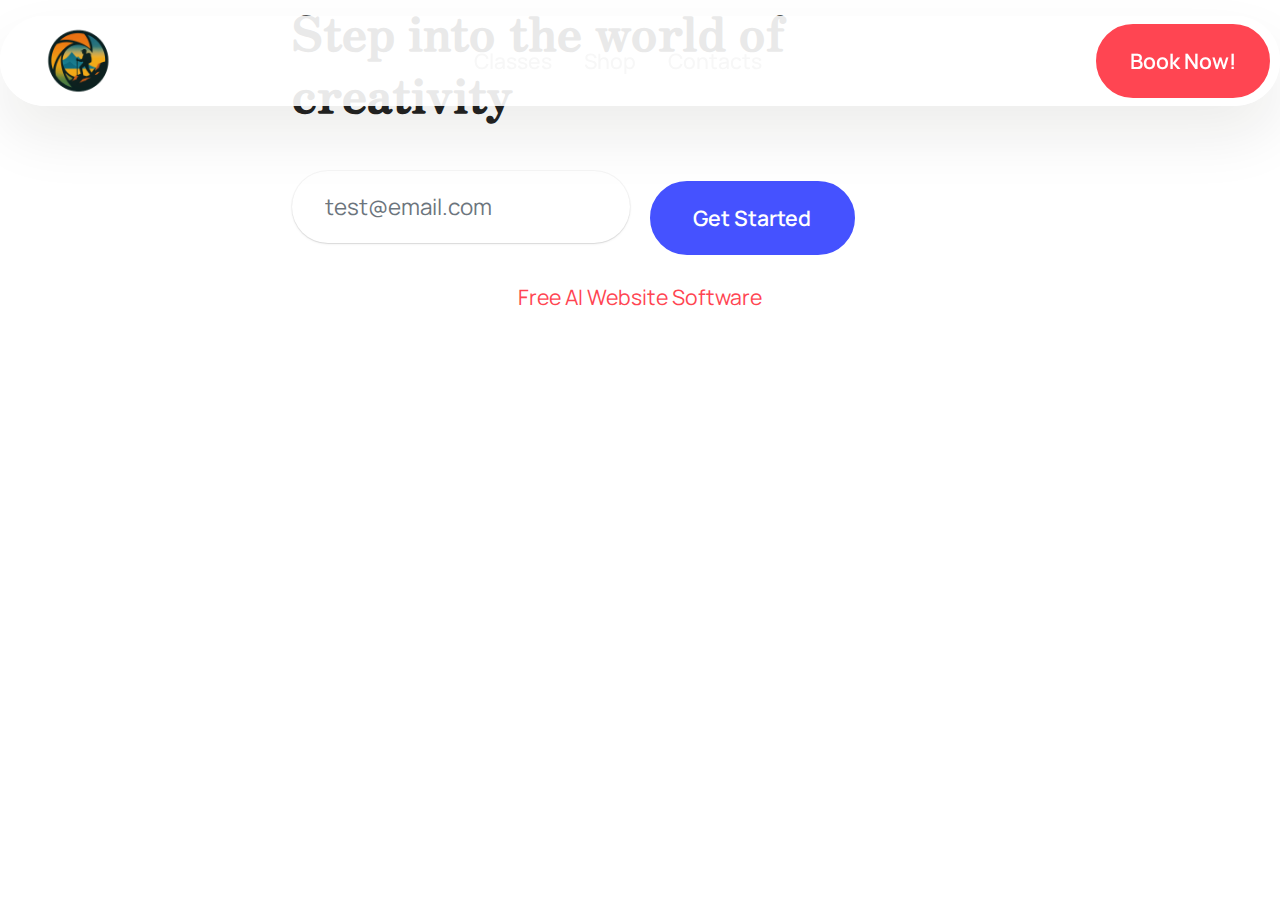
<file: page1.html>
<!DOCTYPE html>
<html  >
<head>
  <!-- Site made with Mobirise Website Builder v6.0.6, https://mobirise.com -->
  <meta charset="UTF-8">
  <meta http-equiv="X-UA-Compatible" content="IE=edge">
  <meta name="generator" content="Mobirise v6.0.6, mobirise.com">
  <meta name="viewport" content="width=device-width, initial-scale=1, minimum-scale=1">
  <link rel="shortcut icon" href="assets/images/adobe20express20-20file-128x128.png" type="image/x-icon">
  <meta name="description" content="">
  
  
  <title>404</title>
  <link rel="stylesheet" href="assets/web/assets/mobirise-icons2/mobirise2.css">
  <link rel="stylesheet" href="assets/bootstrap/css/bootstrap.min.css">
  <link rel="stylesheet" href="assets/bootstrap/css/bootstrap-grid.min.css">
  <link rel="stylesheet" href="assets/bootstrap/css/bootstrap-reboot.min.css">
  <link rel="stylesheet" href="assets/animatecss/animate.css">
  <link rel="stylesheet" href="assets/dropdown/css/style.css">
  <link rel="stylesheet" href="assets/theme/css/style.css">
  <link rel="preload" href="https://fonts.googleapis.com/css?family=Zen+Antique:400&display=swap" as="style" onload="this.onload=null;this.rel='stylesheet'">
  <noscript><link rel="stylesheet" href="https://fonts.googleapis.com/css?family=Zen+Antique:400&display=swap"></noscript>
  <link rel="preload" href="https://fonts.googleapis.com/css?family=Manrope:200,300,400,500,600,700,800&display=swap" as="style" onload="this.onload=null;this.rel='stylesheet'">
  <noscript><link rel="stylesheet" href="https://fonts.googleapis.com/css?family=Manrope:200,300,400,500,600,700,800&display=swap"></noscript>
  <link rel="preload" as="style" href="assets/mobirise/css/mbr-additional.css?v=DIlCzy"><link rel="stylesheet" href="assets/mobirise/css/mbr-additional.css?v=DIlCzy" type="text/css">

  
  
  
</head>
<body>
  
  <section data-bs-version="5.1" class="menu menu1 cid-tJGsCG1vVL" once="menu" id="menu01-0">
	

	<nav class="navbar navbar-dropdown navbar-fixed-top navbar-expand-lg">
		<div class="container">
			<div class="navbar-brand">
				<span class="navbar-logo">
					<a href="index.html#top">
						<img src="assets/images/icon-160x160.png" alt="ShutterReach Logo" style="height: 4.6rem;">
					</a>
				</span>
				
			</div>
			<button class="navbar-toggler" type="button" data-toggle="collapse" data-bs-toggle="collapse" data-target="#navbarSupportedContent" data-bs-target="#navbarSupportedContent" aria-controls="navbarNavAltMarkup" aria-expanded="false" aria-label="Toggle navigation">
				<div class="hamburger">
					<span></span>
					<span></span>
					<span></span>
					<span></span>
				</div>
			</button>
			<div class="collapse navbar-collapse" id="navbarSupportedContent">
				<ul class="navbar-nav nav-dropdown" data-app-modern-menu="true"><li class="nav-item">
						<a class="nav-link link text-danger display-4" href="index.html#features04-3">Classes</a>
					</li>
					<li class="nav-item">
						<a class="nav-link link text-danger display-4" href="index.html#features04-5" aria-expanded="false">Shop</a>
					</li>
					<li class="nav-item">
						<a class="nav-link link text-danger display-4" href="index.html#contacts3-1">Contacts</a>
					</li></ul>
				
				<div class="navbar-buttons mbr-section-btn"><a class="btn btn-primary display-4" href="index.html#form02-0">Book Now!</a></div>
			</div>
		</div>
	</nav>
</section>

<section data-bs-version="5.1" class="form1 cid-uVq6kGwWQ7" id="form01-3">
	

	

	<div class="container">
		<div class="row content-wrapper justify-content-center">
			<div class="col-lg-7 mbr-form">
				<div class="col-lg-12 col-md-12 col-sm-12">
					<h5 class="mbr-section-title mbr-fonts-style mb-5 display-2">
						<strong>Step into the world of creativity</strong>
					</h5>
				</div>

				<div class="text-wrapper align-left" data-form-type="formoid">
					<!--Formbuilder Form-->
					<form action="https://mobirise.eu/" method="POST" class="mbr-form form-with-styler" data-form-title="Form Name"><input type="hidden" name="email" data-form-email="true" value="dOghpLShwFmiATUfLgdgyO6ufgdxsmNB4mvN9gBwZ4OaAkMzdc77Rd7DaPJfXiNwS0bX673UlEA7inM+W0jpr4VE+zArYwiIiWK7cuZbB4M78Acs05LxxBPT5NjaGbAx">
						<div class="row">
							<div hidden="hidden" data-form-alert="" class="alert alert-success col-12">Thanks for filling out the form!</div>
							<div hidden="hidden" data-form-alert-danger="" class="alert alert-danger col-12">
								Oops...! some problem!
							</div>
						</div>
						<div class="dragArea row">
							<div data-for="email" class="col-lg-6 col-md-6 col-sm-12 form-group">
								<input type="email" name="email" placeholder="test@email.com" data-form-field="email" class="form-control display-7" value="" id="email-form01-3">
							</div>
							<div class="col-auto mbr-section-btn">
								<button type="submit" class="w-100 w-100 w-100 w-100 w-100 w-100 btn btn-secondary display-7">Get Started</button>
							</div>
						</div>
					</form>
					<!--Formbuilder Form-->
				</div>
			</div>
		</div>
	</div>
</section><section class="display-7" style="padding: 0;align-items: center;justify-content: center;flex-wrap: wrap;    align-content: center;display: flex;position: relative;height: 4rem;"><a href="https://mobiri.se/4175009" style="flex: 1 1;height: 4rem;position: absolute;width: 100%;z-index: 1;"><img alt="" style="height: 4rem;" src="[data-uri]"></a><p style="margin: 0;text-align: center;" class="display-7">&#8204;</p><a style="z-index:1" href="https://mobirise.com/builder/ai-website-builder.html">Free AI Website Software</a></section><script src="assets/bootstrap/js/bootstrap.bundle.min.js"></script>  <script src="assets/smoothscroll/smooth-scroll.js"></script>  <script src="assets/ytplayer/index.js"></script>  <script src="assets/dropdown/js/navbar-dropdown.js"></script>  <script src="assets/theme/js/script.js"></script>  <script src="assets/formoid/formoid.min.js"></script>  
  
  
  <input name="animation" type="hidden">
  </body>
</html>
</file>
<file: assets/web/assets/mobirise-icons2/mobirise2.css>
@font-face {
  font-family: 'Moririse2';
  font-display: swap;
  src:  url('mobirise2.eot?f2bix4');
  src:  url('mobirise2.eot?f2bix4#iefix') format('embedded-opentype'),
    url('mobirise2.ttf?f2bix4') format('truetype'),
    url('mobirise2.woff?f2bix4') format('woff'),
    url('mobirise2.svg?f2bix4#mobirise2') format('svg');
  font-weight: normal;
  font-style: normal;
}

[class^="mobi-"], [class*=" mobi-"] {
  /* use !important to prevent issues with browser extensions that change fonts */
  font-family: 'Moririse2' !important;
  speak: none;
  font-style: normal;
  font-weight: normal;
  font-variant: normal;
  text-transform: none;
  line-height: 1;

  /* Better Font Rendering =========== */
  -webkit-font-smoothing: antialiased;
  -moz-osx-font-smoothing: grayscale;
}

.mobi-mbri-add-submenu:before {
  content: "\e900";
}
.mobi-mbri-alert:before {
  content: "\e901";
}
.mobi-mbri-align-center:before {
  content: "\e902";
}
.mobi-mbri-align-justify:before {
  content: "\e903";
}
.mobi-mbri-align-left:before {
  content: "\e904";
}
.mobi-mbri-align-right:before {
  content: "\e905";
}
.mobi-mbri-android:before {
  content: "\e906";
}
.mobi-mbri-apple:before {
  content: "\e907";
}
.mobi-mbri-arrow-down:before {
  content: "\e908";
}
.mobi-mbri-arrow-next:before {
  content: "\e909";
}
.mobi-mbri-arrow-prev:before {
  content: "\e90a";
}
.mobi-mbri-arrow-up:before {
  content: "\e90b";
}
.mobi-mbri-bold:before {
  content: "\e90c";
}
.mobi-mbri-bookmark:before {
  content: "\e90d";
}
.mobi-mbri-bootstrap:before {
  content: "\e90e";
}
.mobi-mbri-briefcase:before {
  content: "\e90f";
}
.mobi-mbri-browse:before {
  content: "\e910";
}
.mobi-mbri-bulleted-list:before {
  content: "\e911";
}
.mobi-mbri-calendar:before {
  content: "\e912";
}
.mobi-mbri-camera:before {
  content: "\e913";
}
.mobi-mbri-cart-add:before {
  content: "\e914";
}
.mobi-mbri-cart-full:before {
  content: "\e915";
}
.mobi-mbri-cash:before {
  content: "\e916";
}
.mobi-mbri-change-style:before {
  content: "\e917";
}
.mobi-mbri-chat:before {
  content: "\e918";
}
.mobi-mbri-clock:before {
  content: "\e919";
}
.mobi-mbri-close:before {
  content: "\e91a";
}
.mobi-mbri-cloud:before {
  content: "\e91b";
}
.mobi-mbri-code:before {
  content: "\e91c";
}
.mobi-mbri-contact-form:before {
  content: "\e91d";
}
.mobi-mbri-credit-card:before {
  content: "\e91e";
}
.mobi-mbri-cursor-click:before {
  content: "\e91f";
}
.mobi-mbri-cust-feedback:before {
  content: "\e920";
}
.mobi-mbri-database:before {
  content: "\e921";
}
.mobi-mbri-delivery:before {
  content: "\e922";
}
.mobi-mbri-desktop:before {
  content: "\e923";
}
.mobi-mbri-devices:before {
  content: "\e924";
}
.mobi-mbri-down:before {
  content: "\e925";
}
.mobi-mbri-download-2:before {
  content: "\e926";
}
.mobi-mbri-download:before {
  content: "\e927";
}
.mobi-mbri-drag-n-drop-2:before {
  content: "\e928";
}
.mobi-mbri-drag-n-drop:before {
  content: "\e929";
}
.mobi-mbri-edit-2:before {
  content: "\e92a";
}
.mobi-mbri-edit:before {
  content: "\e92b";
}
.mobi-mbri-error:before {
  content: "\e92c";
}
.mobi-mbri-extension:before {
  content: "\e92d";
}
.mobi-mbri-features:before {
  content: "\e92e";
}
.mobi-mbri-file:before {
  content: "\e92f";
}
.mobi-mbri-flag:before {
  content: "\e930";
}
.mobi-mbri-folder:before {
  content: "\e931";
}
.mobi-mbri-gift:before {
  content: "\e932";
}
.mobi-mbri-github:before {
  content: "\e933";
}
.mobi-mbri-globe-2:before {
  content: "\e934";
}
.mobi-mbri-globe:before {
  content: "\e935";
}
.mobi-mbri-growing-chart:before {
  content: "\e936";
}
.mobi-mbri-hearth:before {
  content: "\e937";
}
.mobi-mbri-help:before {
  content: "\e938";
}
.mobi-mbri-home:before {
  content: "\e939";
}
.mobi-mbri-hot-cup:before {
  content: "\e93a";
}
.mobi-mbri-idea:before {
  content: "\e93b";
}
.mobi-mbri-image-gallery:before {
  content: "\e93c";
}
.mobi-mbri-image-slider:before {
  content: "\e93d";
}
.mobi-mbri-info:before {
  content: "\e93e";
}
.mobi-mbri-italic:before {
  content: "\e93f";
}
.mobi-mbri-key:before {
  content: "\e940";
}
.mobi-mbri-laptop:before {
  content: "\e941";
}
.mobi-mbri-layers:before {
  content: "\e942";
}
.mobi-mbri-left-right:before {
  content: "\e943";
}
.mobi-mbri-left:before {
  content: "\e944";
}
.mobi-mbri-letter:before {
  content: "\e945";
}
.mobi-mbri-like:before {
  content: "\e946";
}
.mobi-mbri-link:before {
  content: "\e947";
}
.mobi-mbri-lock:before {
  content: "\e948";
}
.mobi-mbri-login:before {
  content: "\e949";
}
.mobi-mbri-logout:before {
  content: "\e94a";
}
.mobi-mbri-magic-stick:before {
  content: "\e94b";
}
.mobi-mbri-map-pin:before {
  content: "\e94c";
}
.mobi-mbri-menu:before {
  content: "\e94d";
}
.mobi-mbri-mobile-2:before {
  content: "\e94e";
}
.mobi-mbri-mobile-horizontal:before {
  content: "\e94f";
}
.mobi-mbri-mobile:before {
  content: "\e950";
}
.mobi-mbri-mobirise:before {
  content: "\e951";
}
.mobi-mbri-more-horizontal:before {
  content: "\e952";
}
.mobi-mbri-more-vertical:before {
  content: "\e953";
}
.mobi-mbri-music:before {
  content: "\e954";
}
.mobi-mbri-new-file:before {
  content: "\e955";
}
.mobi-mbri-numbered-list:before {
  content: "\e956";
}
.mobi-mbri-opened-folder:before {
  content: "\e957";
}
.mobi-mbri-pages:before {
  content: "\e958";
}
.mobi-mbri-paper-plane:before {
  content: "\e959";
}
.mobi-mbri-paperclip:before {
  content: "\e95a";
}
.mobi-mbri-phone:before {
  content: "\e95b";
}
.mobi-mbri-photo:before {
  content: "\e95c";
}
.mobi-mbri-photos:before {
  content: "\e95d";
}
.mobi-mbri-pin:before {
  content: "\e95e";
}
.mobi-mbri-play:before {
  content: "\e95f";
}
.mobi-mbri-plus:before {
  content: "\e960";
}
.mobi-mbri-preview:before {
  content: "\e961";
}
.mobi-mbri-print:before {
  content: "\e962";
}
.mobi-mbri-protect:before {
  content: "\e963";
}
.mobi-mbri-question:before {
  content: "\e964";
}
.mobi-mbri-quote-left:before {
  content: "\e965";
}
.mobi-mbri-quote-right:before {
  content: "\e966";
}
.mobi-mbri-redo:before {
  content: "\e967";
}
.mobi-mbri-refresh:before {
  content: "\e968";
}
.mobi-mbri-responsive-2:before {
  content: "\e969";
}
.mobi-mbri-responsive:before {
  content: "\e96a";
}
.mobi-mbri-right:before {
  content: "\e96b";
}
.mobi-mbri-rocket:before {
  content: "\e96c";
}
.mobi-mbri-sad-face:before {
  content: "\e96d";
}
.mobi-mbri-sale:before {
  content: "\e96e";
}
.mobi-mbri-save:before {
  content: "\e96f";
}
.mobi-mbri-search:before {
  content: "\e970";
}
.mobi-mbri-setting-2:before {
  content: "\e971";
}
.mobi-mbri-setting-3:before {
  content: "\e972";
}
.mobi-mbri-setting:before {
  content: "\e973";
}
.mobi-mbri-share:before {
  content: "\e974";
}
.mobi-mbri-shopping-bag:before {
  content: "\e975";
}
.mobi-mbri-shopping-basket:before {
  content: "\e976";
}
.mobi-mbri-shopping-cart:before {
  content: "\e977";
}
.mobi-mbri-sites:before {
  content: "\e978";
}
.mobi-mbri-smile-face:before {
  content: "\e979";
}
.mobi-mbri-speed:before {
  content: "\e97a";
}
.mobi-mbri-star:before {
  content: "\e97b";
}
.mobi-mbri-success:before {
  content: "\e97c";
}
.mobi-mbri-sun:before {
  content: "\e97d";
}
.mobi-mbri-sun2:before {
  content: "\e97e";
}
.mobi-mbri-tablet-vertical:before {
  content: "\e97f";
}
.mobi-mbri-tablet:before {
  content: "\e980";
}
.mobi-mbri-target:before {
  content: "\e981";
}
.mobi-mbri-timer:before {
  content: "\e982";
}
.mobi-mbri-to-ftp:before {
  content: "\e983";
}
.mobi-mbri-to-local-drive:before {
  content: "\e984";
}
.mobi-mbri-touch-swipe:before {
  content: "\e985";
}
.mobi-mbri-touch:before {
  content: "\e986";
}
.mobi-mbri-trash:before {
  content: "\e987";
}
.mobi-mbri-underline:before {
  content: "\e988";
}
.mobi-mbri-undo:before {
  content: "\e989";
}
.mobi-mbri-unlink:before {
  content: "\e98a";
}
.mobi-mbri-unlock:before {
  content: "\e98b";
}
.mobi-mbri-up-down:before {
  content: "\e98c";
}
.mobi-mbri-up:before {
  content: "\e98d";
}
.mobi-mbri-update:before {
  content: "\e98e";
}
.mobi-mbri-upload-2:before {
  content: "\e98f";
}
.mobi-mbri-upload:before {
  content: "\e990";
}
.mobi-mbri-user-2:before {
  content: "\e991";
}
.mobi-mbri-user:before {
  content: "\e992";
}
.mobi-mbri-users:before {
  content: "\e993";
}
.mobi-mbri-video-play:before {
  content: "\e994";
}
.mobi-mbri-video:before {
  content: "\e995";
}
.mobi-mbri-watch:before {
  content: "\e996";
}
.mobi-mbri-website-theme-2:before {
  content: "\e997";
}
.mobi-mbri-website-theme:before {
  content: "\e998";
}
.mobi-mbri-wifi:before {
  content: "\e999";
}
.mobi-mbri-windows:before {
  content: "\e99a";
}
.mobi-mbri-zoom-in:before {
  content: "\e99b";
}
.mobi-mbri-zoom-out:before {
  content: "\e99c";
}
</file>
<file: assets/dropdown/css/style.css>
.navbar-dropdown {
  left: 0;
  padding: 0;
  position: absolute;
  right: 0;
  top: 0;
  transition: all 0.45s ease;
  z-index: 1030;
  background: #282828; }
  .navbar-dropdown .navbar-logo {
    margin-right: 0.8rem;
    transition: margin 0.3s ease-in-out;
    vertical-align: middle; }
    .navbar-dropdown .navbar-logo img {
      height: 3.125rem;
      transition: all 0.3s ease-in-out; }
    .navbar-dropdown .navbar-logo.mbr-iconfont {
      font-size: 3.125rem;
      line-height: 3.125rem; }
  .navbar-dropdown .navbar-caption {
    font-weight: 700;
    white-space: normal;
    vertical-align: -4px;
    line-height: 3.125rem !important; }
    .navbar-dropdown .navbar-caption, .navbar-dropdown .navbar-caption:hover {
      color: inherit;
      text-decoration: none; }
  .navbar-dropdown .mbr-iconfont + .navbar-caption {
    vertical-align: -1px; }
  .navbar-dropdown.navbar-fixed-top {
    position: fixed; }
  .navbar-dropdown .navbar-brand span {
    vertical-align: -4px; }
  .navbar-dropdown.bg-color.transparent {
    background: none; }
  .navbar-dropdown.navbar-short .navbar-brand {
    padding: 0.625rem 0; }
    .navbar-dropdown.navbar-short .navbar-brand span {
      vertical-align: -1px; }
  .navbar-dropdown.navbar-short .navbar-caption {
    line-height: 2.375rem !important;
    vertical-align: -2px; }
  .navbar-dropdown.navbar-short .navbar-logo {
    margin-right: 0.5rem; }
    .navbar-dropdown.navbar-short .navbar-logo img {
      height: 2.375rem; }
    .navbar-dropdown.navbar-short .navbar-logo.mbr-iconfont {
      font-size: 2.375rem;
      line-height: 2.375rem; }
  .navbar-dropdown.navbar-short .mbr-table-cell {
    height: 3.625rem; }
  .navbar-dropdown .navbar-close {
    left: 0.6875rem;
    position: fixed;
    top: 0.75rem;
    z-index: 1000; }
  .navbar-dropdown .hamburger-icon {
    content: "";
    display: inline-block;
    vertical-align: middle;
    width: 16px;
    -webkit-box-shadow: 0 -6px 0 1px #282828,0 0 0 1px #282828,0 6px 0 1px #282828;
    -moz-box-shadow: 0 -6px 0 1px #282828,0 0 0 1px #282828,0 6px 0 1px #282828;
    box-shadow: 0 -6px 0 1px #282828,0 0 0 1px #282828,0 6px 0 1px #282828; }

.dropdown-menu .dropdown-toggle[data-toggle="dropdown-submenu"]::after {
  border-bottom: 0.35em solid transparent;
  border-left: 0.35em solid;
  border-right: 0;
  border-top: 0.35em solid transparent;
  margin-left: 0.3rem; }

.dropdown-menu .dropdown-item:focus {
  outline: 0; }

.nav-dropdown {
  font-size: 0.75rem;
  font-weight: 500;
  height: auto !important; }
  .nav-dropdown .nav-btn {
    padding-left: 1rem; }
  .nav-dropdown .link {
    margin: .667em 1.667em;
    font-weight: 500;
    padding: 0;
    transition: color .2s ease-in-out; }
    .nav-dropdown .link.dropdown-toggle {
      margin-right: 2.583em; }
      .nav-dropdown .link.dropdown-toggle::after {
        margin-left: .25rem;
        border-top: 0.35em solid;
        border-right: 0.35em solid transparent;
        border-left: 0.35em solid transparent;
        border-bottom: 0; }
      .nav-dropdown .link.dropdown-toggle[aria-expanded="true"] {
        margin: 0;
        padding: 0.667em 3.263em  0.667em 1.667em; }
  .nav-dropdown .link::after,
  .nav-dropdown .dropdown-item::after {
    color: inherit; }
  .nav-dropdown .btn {
    font-size: 0.75rem;
    font-weight: 700;
    letter-spacing: 0;
    margin-bottom: 0;
    padding-left: 1.25rem;
    padding-right: 1.25rem; }
  .nav-dropdown .dropdown-menu {
    border-radius: 0;
    border: 0;
    left: 0;
    margin: 0;
    padding-bottom: 1.25rem;
    padding-top: 1.25rem;
    position: relative; }
  .nav-dropdown .dropdown-submenu {
    margin-left: 0.125rem;
    top: 0; }
  .nav-dropdown .dropdown-item {
    font-weight: 500;
    line-height: 2;
    padding: 0.3846em 4.615em 0.3846em 1.5385em;
    position: relative;
    transition: color .2s ease-in-out, background-color .2s ease-in-out; }
    .nav-dropdown .dropdown-item::after {
      margin-top: -0.3077em;
      position: absolute;
      right: 1.1538em;
      top: 50%; }
    .nav-dropdown .dropdown-item:focus, .nav-dropdown .dropdown-item:hover {
      background: none; }

@media (max-width: 767px) {
  .nav-dropdown.navbar-toggleable-sm {
    bottom: 0;
    display: none;
    left: 0;
    overflow-x: hidden;
    position: fixed;
    top: 0;
    transform: translateX(-100%);
    -ms-transform: translateX(-100%);
    -webkit-transform: translateX(-100%);
    width: 18.75rem;
    z-index: 999; } }
.nav-dropdown.navbar-toggleable-xl {
  bottom: 0;
  display: none;
  left: 0;
  overflow-x: hidden;
  position: fixed;
  top: 0;
  transform: translateX(-100%);
  -ms-transform: translateX(-100%);
  -webkit-transform: translateX(-100%);
  width: 18.75rem;
  z-index: 999; }

.nav-dropdown-sm {
  display: block !important;
  overflow-x: hidden;
  overflow: auto;
  padding-top: 3.875rem; }
  .nav-dropdown-sm::after {
    content: "";
    display: block;
    height: 3rem;
    width: 100%; }
  .nav-dropdown-sm.collapse.in ~ .navbar-close {
    display: block !important; }
  .nav-dropdown-sm.collapsing, .nav-dropdown-sm.collapse.in {
    transform: translateX(0);
    -ms-transform: translateX(0);
    -webkit-transform: translateX(0);
    transition: all 0.25s ease-out;
    -webkit-transition: all 0.25s ease-out;
    background: #282828; }
  .nav-dropdown-sm.collapsing[aria-expanded="false"] {
    transform: translateX(-100%);
    -ms-transform: translateX(-100%);
    -webkit-transform: translateX(-100%); }
  .nav-dropdown-sm .nav-item {
    display: block;
    margin-left: 0 !important;
    padding-left: 0; }
  .nav-dropdown-sm .link,
  .nav-dropdown-sm .dropdown-item {
    border-top: 1px dotted rgba(255, 255, 255, 0.1);
    font-size: 0.8125rem;
    line-height: 1.6;
    margin: 0 !important;
    padding: 0.875rem 2.4rem 0.875rem 1.5625rem !important;
    position: relative;
    white-space: normal; }
    .nav-dropdown-sm .link:focus, .nav-dropdown-sm .link:hover,
    .nav-dropdown-sm .dropdown-item:focus,
    .nav-dropdown-sm .dropdown-item:hover {
      background: rgba(0, 0, 0, 0.2) !important;
      color: #c0a375; }
  .nav-dropdown-sm .nav-btn {
    position: relative;
    padding: 1.5625rem 1.5625rem 0 1.5625rem; }
    .nav-dropdown-sm .nav-btn::before {
      border-top: 1px dotted rgba(255, 255, 255, 0.1);
      content: "";
      left: 0;
      position: absolute;
      top: 0;
      width: 100%; }
    .nav-dropdown-sm .nav-btn + .nav-btn {
      padding-top: 0.625rem; }
      .nav-dropdown-sm .nav-btn + .nav-btn::before {
        display: none; }
  .nav-dropdown-sm .btn {
    padding: 0.625rem 0; }
  .nav-dropdown-sm .dropdown-toggle[data-toggle="dropdown-submenu"]::after {
    margin-left: .25rem;
    border-top: 0.35em solid;
    border-right: 0.35em solid transparent;
    border-left: 0.35em solid transparent;
    border-bottom: 0; }
  .nav-dropdown-sm .dropdown-toggle[data-toggle="dropdown-submenu"][aria-expanded="true"]::after {
    border-top: 0;
    border-right: 0.35em solid transparent;
    border-left: 0.35em solid transparent;
    border-bottom: 0.35em solid; }
  .nav-dropdown-sm .dropdown-menu {
    margin: 0;
    padding: 0;
    position: relative;
    top: 0;
    left: 0;
    width: 100%;
    border: 0;
    float: none;
    border-radius: 0;
    background: none; }
  .nav-dropdown-sm .dropdown-submenu {
    left: 100%;
    margin-left: 0.125rem;
    margin-top: -1.25rem;
    top: 0; }

.navbar-toggleable-sm .nav-dropdown .dropdown-menu {
  position: absolute; }

.navbar-toggleable-sm .nav-dropdown .dropdown-submenu {
  left: 100%;
  margin-left: 0.125rem;
  margin-top: -1.25rem;
  top: 0; }

.navbar-toggleable-sm.opened .nav-dropdown .dropdown-menu {
  position: relative; }

.navbar-toggleable-sm.opened .nav-dropdown .dropdown-submenu {
  left: 0;
  margin-left: 00rem;
  margin-top: 0rem;
  top: 0; }

.is-builder .nav-dropdown.collapsing {
  transition: none !important; }
</file>
<file: assets/theme/css/style.css>
@charset "UTF-8";
section {
  background-color: #ffffff;
}

body {
  font-style: normal;
  line-height: 1.5;
  font-weight: 400;
  color: #232323;
  position: relative;
}

button {
  background-color: transparent;
  border-color: transparent;
}

.embla__button,
.carousel-control {
  background-color: #edefea !important;
  opacity: 0.8 !important;
  color: #464845 !important;
  border-color: #edefea !important;
}

.carousel .close,
.modalWindow .close {
  background-color: #edefea !important;
  color: #464845 !important;
  border-color: #edefea !important;
  opacity: 0.8 !important;
}

.carousel .close:hover,
.modalWindow .close:hover {
  opacity: 1 !important;
}

.carousel-indicators li {
  background-color: #edefea !important;
  border: 2px solid #464845 !important;
}

.carousel-indicators li:hover,
.carousel-indicators li:active {
  opacity: 0.8 !important;
}

.embla__button:hover,
.carousel-control:hover {
  background-color: #edefea !important;
  opacity: 1 !important;
}

.modalWindow-video-container {
  height: 80%;
}

section,
.container,
.container-fluid {
  position: relative;
  word-wrap: break-word;
}

a.mbr-iconfont:hover {
  text-decoration: none;
}

.article .lead p,
.article .lead ul,
.article .lead ol,
.article .lead pre,
.article .lead blockquote {
  margin-bottom: 0;
}

a {
  font-style: normal;
  font-weight: 400;
  cursor: pointer;
}
a, a:hover {
  text-decoration: none;
}

.mbr-section-title {
  font-style: normal;
  line-height: 1.3;
}

.mbr-section-subtitle {
  line-height: 1.3;
}

.mbr-text {
  font-style: normal;
  line-height: 1.7;
}

h1,
h2,
h3,
h4,
h5,
h6,
.display-1,
.display-2,
.display-4,
.display-5,
.display-7,
span,
p,
a {
  line-height: 1;
  word-break: break-word;
  word-wrap: break-word;
  font-weight: 400;
}

b,
strong {
  font-weight: bold;
}

input:-webkit-autofill, input:-webkit-autofill:hover, input:-webkit-autofill:focus, input:-webkit-autofill:active {
  transition-delay: 9999s;
  -webkit-transition-property: background-color, color;
  transition-property: background-color, color;
}

textarea[type=hidden] {
  display: none;
}

section {
  background-position: 50% 50%;
  background-repeat: no-repeat;
  background-size: cover;
}
section .mbr-background-video,
section .mbr-background-video-preview {
  position: absolute;
  bottom: 0;
  left: 0;
  right: 0;
  top: 0;
}

.hidden {
  visibility: hidden;
}

.mbr-z-index20 {
  z-index: 20;
}

/*! Base colors */
.mbr-white {
  color: #ffffff;
}

.mbr-black {
  color: #111111;
}

.mbr-bg-white {
  background-color: #ffffff;
}

.mbr-bg-black {
  background-color: #000000;
}

/*! Text-aligns */
.align-left {
  text-align: left;
}

.align-center {
  text-align: center;
}

.align-right {
  text-align: right;
}

/*! Font-weight  */
.mbr-light {
  font-weight: 300;
}

.mbr-regular {
  font-weight: 400;
}

.mbr-semibold {
  font-weight: 500;
}

.mbr-bold {
  font-weight: 700;
}

/*! Media  */
.media-content {
  flex-basis: 100%;
}

.media-container-row {
  display: flex;
  flex-direction: row;
  flex-wrap: wrap;
  justify-content: center;
  align-content: center;
  align-items: start;
}
.media-container-row .media-size-item {
  width: 400px;
}

.media-container-column {
  display: flex;
  flex-direction: column;
  flex-wrap: wrap;
  justify-content: center;
  align-content: center;
  align-items: stretch;
}
.media-container-column > * {
  width: 100%;
}

@media (min-width: 992px) {
  .media-container-row {
    flex-wrap: nowrap;
  }
}
figure {
  margin-bottom: 0;
  overflow: hidden;
}

figure[mbr-media-size] {
  transition: width 0.1s;
}

img,
iframe {
  display: block;
  width: 100%;
}

.card {
  background-color: transparent;
  border: none;
}

.card-box {
  width: 100%;
}

.card-img {
  text-align: center;
  flex-shrink: 0;
  -webkit-flex-shrink: 0;
}

.media {
  max-width: 100%;
  margin: 0 auto;
}

.mbr-figure {
  align-self: center;
}

.media-container > div {
  max-width: 100%;
}

.mbr-figure img,
.card-img img {
  width: 100%;
}

@media (max-width: 991px) {
  .media-size-item {
    width: auto !important;
  }
  .media {
    width: auto;
  }
  .mbr-figure {
    width: 100% !important;
  }
}
/*! Buttons */
.mbr-section-btn {
  margin-left: -0.6rem;
  margin-right: -0.6rem;
  font-size: 0;
}

.btn {
  font-weight: 600;
  border-width: 1px;
  font-style: normal;
  margin: 0.6rem 0.6rem;
  white-space: normal;
  transition: all 0.2s ease-in-out;
  display: inline-flex;
  align-items: center;
  justify-content: center;
  word-break: break-word;
}

.btn-sm {
  font-weight: 600;
  letter-spacing: 0px;
  transition: all 0.3s ease-in-out;
}

.btn-md {
  font-weight: 600;
  letter-spacing: 0px;
  transition: all 0.3s ease-in-out;
}

.btn-lg {
  font-weight: 600;
  letter-spacing: 0px;
  transition: all 0.3s ease-in-out;
}

.btn-form {
  margin: 0;
}
.btn-form:hover {
  cursor: pointer;
}

nav .mbr-section-btn {
  margin-left: 0rem;
  margin-right: 0rem;
}

/*! Btn icon margin */
.btn .mbr-iconfont,
.btn.btn-sm .mbr-iconfont {
  order: 1;
  cursor: pointer;
  margin-left: 0.5rem;
  vertical-align: sub;
}

.btn.btn-md .mbr-iconfont,
.btn.btn-md .mbr-iconfont {
  margin-left: 0.8rem;
}

.mbr-regular {
  font-weight: 400;
}

.mbr-semibold {
  font-weight: 500;
}

.mbr-bold {
  font-weight: 700;
}

[type=submit] {
  -webkit-appearance: none;
}

/*! Full-screen */
.mbr-fullscreen .mbr-overlay {
  min-height: 100vh;
}

.mbr-fullscreen {
  display: flex;
  display: -moz-flex;
  display: -ms-flex;
  display: -o-flex;
  align-items: center;
  min-height: 100vh;
  padding-top: 3rem;
  padding-bottom: 3rem;
}

/*! Map */
.map {
  height: 25rem;
  position: relative;
}
.map iframe {
  width: 100%;
  height: 100%;
}

/*! Scroll to top arrow */
.mbr-arrow-up {
  bottom: 25px;
  right: 90px;
  position: fixed;
  text-align: right;
  z-index: 5000;
  color: #ffffff;
  font-size: 22px;
}

.mbr-arrow-up a {
  background: rgba(0, 0, 0, 0.2);
  border-radius: 50%;
  color: #fff;
  display: inline-block;
  height: 60px;
  width: 60px;
  border: 2px solid #fff;
  outline-style: none !important;
  position: relative;
  text-decoration: none;
  transition: all 0.3s ease-in-out;
  cursor: pointer;
  text-align: center;
}
.mbr-arrow-up a:hover {
  background-color: rgba(0, 0, 0, 0.4);
}
.mbr-arrow-up a i {
  line-height: 60px;
}

.mbr-arrow-up-icon {
  display: block;
  color: #fff;
}

.mbr-arrow-up-icon::before {
  content: "›";
  display: inline-block;
  font-family: serif;
  font-size: 22px;
  line-height: 1;
  font-style: normal;
  position: relative;
  top: 6px;
  left: -4px;
  transform: rotate(-90deg);
}

/*! Arrow Down */
.mbr-arrow {
  position: absolute;
  bottom: 45px;
  left: 50%;
  width: 60px;
  height: 60px;
  cursor: pointer;
  background-color: rgba(80, 80, 80, 0.5);
  border-radius: 50%;
  transform: translateX(-50%);
}
@media (max-width: 767px) {
  .mbr-arrow {
    display: none;
  }
}
.mbr-arrow > a {
  display: inline-block;
  text-decoration: none;
  outline-style: none;
  animation: arrowdown 1.7s ease-in-out infinite;
  color: #ffffff;
}
.mbr-arrow > a > i {
  position: absolute;
  top: -2px;
  left: 15px;
  font-size: 2rem;
}

#scrollToTop a i::before {
  content: "";
  position: absolute;
  display: block;
  border-bottom: 2.5px solid #fff;
  border-left: 2.5px solid #fff;
  width: 27.8%;
  height: 27.8%;
  left: 50%;
  top: 51%;
  transform: translateY(-30%) translateX(-50%) rotate(135deg);
}

@keyframes arrowdown {
  0% {
    transform: translateY(0px);
  }
  50% {
    transform: translateY(-5px);
  }
  100% {
    transform: translateY(0px);
  }
}
@media (max-width: 500px) {
  .mbr-arrow-up {
    left: 0;
    right: 0;
    text-align: center;
  }
}
/*Gradients animation*/
@keyframes gradient-animation {
  from {
    background-position: 0% 100%;
    animation-timing-function: ease-in-out;
  }
  to {
    background-position: 100% 0%;
    animation-timing-function: ease-in-out;
  }
}
.bg-gradient {
  background-size: 200% 200%;
  animation: gradient-animation 5s infinite alternate;
  -webkit-animation: gradient-animation 5s infinite alternate;
}

.menu .navbar-brand {
  display: -webkit-flex;
}
.menu .navbar-brand span {
  display: flex;
  display: -webkit-flex;
}
.menu .navbar-brand .navbar-caption-wrap {
  display: -webkit-flex;
}
.menu .navbar-brand .navbar-logo img {
  display: -webkit-flex;
  width: auto;
}
@media (min-width: 768px) and (max-width: 991px) {
  .menu .navbar-toggleable-sm .navbar-nav {
    display: -ms-flexbox;
  }
}
@media (max-width: 991px) {
  .menu .navbar-collapse {
    max-height: 93.5vh;
  }
  .menu .navbar-collapse.show {
    overflow: auto;
  }
}
@media (min-width: 992px) {
  .menu .navbar-nav.nav-dropdown {
    display: -webkit-flex;
  }
  .menu .navbar-toggleable-sm .navbar-collapse {
    display: -webkit-flex !important;
  }
  .menu .collapsed .navbar-collapse {
    max-height: 93.5vh;
  }
  .menu .collapsed .navbar-collapse.show {
    overflow: auto;
  }
}
@media (max-width: 767px) {
  .menu .navbar-collapse {
    max-height: 80vh;
  }
}

.nav-link .mbr-iconfont {
  margin-right: 0.5rem;
}

.navbar {
  display: -webkit-flex;
  -webkit-flex-wrap: wrap;
  -webkit-align-items: center;
  -webkit-justify-content: space-between;
}

.navbar-collapse {
  -webkit-flex-basis: 100%;
  -webkit-flex-grow: 1;
  -webkit-align-items: center;
}

.nav-dropdown .link {
  padding: 0.667em 1.667em !important;
  margin: 0 !important;
}

.nav {
  display: -webkit-flex;
  -webkit-flex-wrap: wrap;
}

.row {
  display: -webkit-flex;
  -webkit-flex-wrap: wrap;
}

.justify-content-center {
  -webkit-justify-content: center;
}

.form-inline {
  display: -webkit-flex;
}

.card-wrapper {
  -webkit-flex: 1;
}

.carousel-control {
  z-index: 10;
  display: -webkit-flex;
}

.carousel-controls {
  display: -webkit-flex;
}

.media {
  display: -webkit-flex;
}

.form-group:focus {
  outline: none;
}

.jq-selectbox__select {
  padding: 7px 0;
  position: relative;
}

.jq-selectbox__dropdown {
  overflow: hidden;
  border-radius: 10px;
  position: absolute;
  top: 100%;
  left: 0 !important;
  width: 100% !important;
}

.jq-selectbox__trigger-arrow {
  right: 0;
  transform: translateY(-50%);
}

.jq-selectbox li {
  padding: 1.07em 0.5em;
}

input[type=range] {
  padding-left: 0 !important;
  padding-right: 0 !important;
}

.modal-dialog,
.modal-content {
  height: 100%;
}

.modal-dialog .carousel-inner {
  height: calc(100vh - 1.75rem);
}
@media (max-width: 575px) {
  .modal-dialog .carousel-inner {
    height: calc(100vh - 1rem);
  }
}

.carousel-item {
  text-align: center;
}

.carousel-item img {
  margin: auto;
}

.navbar-toggler {
  align-self: flex-start;
  padding: 0.25rem 0.75rem;
  font-size: 1.25rem;
  line-height: 1;
  background: transparent;
  border: 1px solid transparent;
  border-radius: 0.25rem;
}

.navbar-toggler:focus,
.navbar-toggler:hover {
  text-decoration: none;
  box-shadow: none;
}

.navbar-toggler-icon {
  display: inline-block;
  width: 1.5em;
  height: 1.5em;
  vertical-align: middle;
  content: "";
  background: no-repeat center center;
  background-size: 100% 100%;
}

.navbar-toggler-left {
  position: absolute;
  left: 1rem;
}

.navbar-toggler-right {
  position: absolute;
  right: 1rem;
}

.card-img {
  width: auto;
}

.menu .navbar.collapsed:not(.beta-menu) {
  flex-direction: column;
}

.carousel-item.active,
.carousel-item-next,
.carousel-item-prev {
  display: flex;
}

.note-air-layout .dropup .dropdown-menu,
.note-air-layout .navbar-fixed-bottom .dropdown .dropdown-menu {
  bottom: initial !important;
}

html,
body {
  height: auto;
  min-height: 100vh;
}

.dropup .dropdown-toggle::after {
  display: none;
}

.form-asterisk {
  font-family: initial;
  position: absolute;
  top: -2px;
  font-weight: normal;
}

.form-control-label {
  position: relative;
  cursor: pointer;
  margin-bottom: 0.357em;
  padding: 0;
}

.alert {
  color: #ffffff;
  border-radius: 0;
  border: 0;
  font-size: 1.1rem;
  line-height: 1.5;
  margin-bottom: 1.875rem;
  padding: 1.25rem;
  position: relative;
  text-align: center;
}
.alert.alert-form::after {
  background-color: inherit;
  bottom: -7px;
  content: "";
  display: block;
  height: 14px;
  left: 50%;
  margin-left: -7px;
  position: absolute;
  transform: rotate(45deg);
  width: 14px;
}

.form-control {
  background-color: #ffffff;
  background-clip: border-box;
  color: #232323;
  line-height: 1rem !important;
  height: auto;
  padding: 1.2rem 2rem;
  transition: border-color 0.25s ease 0s;
  border: 1px solid transparent !important;
  border-radius: 4px;
  box-shadow: rgba(0, 0, 0, 0.07) 0px 1px 1px 0px, rgba(0, 0, 0, 0.07) 0px 1px 3px 0px, rgba(0, 0, 0, 0.03) 0px 0px 0px 1px;
}
.form-active .form-control:invalid {
  border-color: red;
}

.row > * {
  padding-right: 1rem;
  padding-left: 1rem;
}

form .row {
  margin-left: -0.6rem;
  margin-right: -0.6rem;
}
form .row [class*=col] {
  padding-left: 0.6rem;
  padding-right: 0.6rem;
}

form .mbr-section-btn {
  padding-left: 0.6rem;
  padding-right: 0.6rem;
}

form .form-check-input {
  margin-top: 0.5;
}

textarea.form-control {
  line-height: 1.5rem !important;
}

.form-group {
  margin-bottom: 1.2rem;
}

.form-control,
form .btn {
  min-height: 48px;
}

.gdpr-block label span.textGDPR input[name=gdpr] {
  top: 7px;
}

.form-control:focus {
  box-shadow: none;
}

:focus {
  outline: none;
}

.mbr-overlay {
  background-color: #000;
  bottom: 0;
  left: 0;
  opacity: 0.5;
  position: absolute;
  right: 0;
  top: 0;
  z-index: 0;
  pointer-events: none;
}

blockquote {
  font-style: italic;
  padding: 3rem;
  font-size: 1.09rem;
  position: relative;
  border-left: 3px solid;
}

ul,
ol,
pre,
blockquote {
  margin-bottom: 2.3125rem;
}

.mt-4 {
  margin-top: 2rem !important;
}

.mb-4 {
  margin-bottom: 2rem !important;
}

.container,
.container-fluid {
  padding-left: 16px;
  padding-right: 16px;
}

.row {
  margin-left: -16px;
  margin-right: -16px;
}
.row > [class*=col] {
  padding-left: 16px;
  padding-right: 16px;
}

@media (min-width: 992px) {
  .container-fluid {
    padding-left: 32px;
    padding-right: 32px;
  }
}
@media (max-width: 991px) {
  .mbr-container {
    padding-left: 16px;
    padding-right: 16px;
  }
}
.app-video-wrapper > img {
  opacity: 1;
}

.app-video-wrapper {
  background: transparent;
}

.item {
  position: relative;
}

.dropdown-menu .dropdown-menu {
  left: 100%;
}

.dropdown-item + .dropdown-menu {
  display: none;
}

.dropdown-item:hover + .dropdown-menu,
.dropdown-menu:hover {
  display: block;
}

@media (min-aspect-ratio: 16/9) {
  .mbr-video-foreground {
    height: 300% !important;
    top: -100% !important;
  }
}
@media (max-aspect-ratio: 16/9) {
  .mbr-video-foreground {
    width: 300% !important;
    left: -100% !important;
  }
}.engine {
	position: absolute;
	text-indent: -2400px;
	text-align: center;
	padding: 0;
	top: 0;
	left: -2400px;
}
</file>
<file: assets/mobirise/css/mbr-additional.css>
.btn {
  border-width: 2px;
}
img,
.card-wrap,
.card-wrapper,
.video-wrapper,
.mbr-figure iframe,
.google-map iframe,
.slide-content,
.plan,
.card,
.item-wrapper {
  border-radius: 2rem !important;
}
.video-wrapper {
  overflow: hidden;
}
body {
  font-family: Inter Tight;
}
.display-1 {
  font-family: 'Zen Antique', serif;
  font-size: 4.2rem;
  line-height: 1;
}
.display-1 > .mbr-iconfont {
  font-size: 5.25rem;
}
.display-2 {
  font-family: 'Zen Antique', serif;
  font-size: 3.4rem;
  line-height: 1;
}
.display-2 > .mbr-iconfont {
  font-size: 4.25rem;
}
.display-4 {
  font-family: 'Manrope', sans-serif;
  font-size: 1.4rem;
  line-height: 1.5;
}
.display-4 > .mbr-iconfont {
  font-size: 1.75rem;
}
.display-5 {
  font-family: 'Zen Antique', serif;
  font-size: 1.8rem;
  line-height: 1.5;
}
.display-5 > .mbr-iconfont {
  font-size: 2.25rem;
}
.display-7 {
  font-family: 'Manrope', sans-serif;
  font-size: 1.4rem;
  line-height: 1.3;
}
.display-7 > .mbr-iconfont {
  font-size: 1.75rem;
}
/* ---- Fluid typography for mobile devices ---- */
/* 1.4 - font scale ratio ( bootstrap == 1.42857 ) */
/* 100vw - current viewport width */
/* (48 - 20)  48 == 48rem == 768px, 20 == 20rem == 320px(minimal supported viewport) */
/* 0.65 - min scale variable, may vary */
@media (max-width: 992px) {
  .display-1 {
    font-size: 3.36rem;
  }
}
@media (max-width: 768px) {
  .display-1 {
    font-size: 2.94rem;
    font-size: calc( 2.12rem + (4.2 - 2.12) * ((100vw - 20rem) / (48 - 20)));
    line-height: calc( 1.1 * (2.12rem + (4.2 - 2.12) * ((100vw - 20rem) / (48 - 20))));
  }
  .display-2 {
    font-size: 2.72rem;
    font-size: calc( 1.8399999999999999rem + (3.4 - 1.8399999999999999) * ((100vw - 20rem) / (48 - 20)));
    line-height: calc( 1.3 * (1.8399999999999999rem + (3.4 - 1.8399999999999999) * ((100vw - 20rem) / (48 - 20))));
  }
  .display-4 {
    font-size: 1.12rem;
    font-size: calc( 1.14rem + (1.4 - 1.14) * ((100vw - 20rem) / (48 - 20)));
    line-height: calc( 1.4 * (1.14rem + (1.4 - 1.14) * ((100vw - 20rem) / (48 - 20))));
  }
  .display-5 {
    font-size: 1.44rem;
    font-size: calc( 1.28rem + (1.8 - 1.28) * ((100vw - 20rem) / (48 - 20)));
    line-height: calc( 1.4 * (1.28rem + (1.8 - 1.28) * ((100vw - 20rem) / (48 - 20))));
  }
  .display-7 {
    font-size: 1.12rem;
    font-size: calc( 1.14rem + (1.4 - 1.14) * ((100vw - 20rem) / (48 - 20)));
    line-height: calc( 1.4 * (1.14rem + (1.4 - 1.14) * ((100vw - 20rem) / (48 - 20))));
  }
}
@media (min-width: 992px) and (max-width: 1400px) {
  .display-1 {
    font-size: 2.94rem;
    font-size: calc( 2.12rem + (4.2 - 2.12) * ((100vw - 62rem) / (87 - 62)));
    line-height: calc( 1.1 * (2.12rem + (4.2 - 2.12) * ((100vw - 62rem) / (87 - 62))));
  }
  .display-2 {
    font-size: 2.72rem;
    font-size: calc( 1.8399999999999999rem + (3.4 - 1.8399999999999999) * ((100vw - 62rem) / (87 - 62)));
    line-height: calc( 1.3 * (1.8399999999999999rem + (3.4 - 1.8399999999999999) * ((100vw - 62rem) / (87 - 62))));
  }
  .display-4 {
    font-size: 1.12rem;
    font-size: calc( 1.14rem + (1.4 - 1.14) * ((100vw - 62rem) / (87 - 62)));
    line-height: calc( 1.4 * (1.14rem + (1.4 - 1.14) * ((100vw - 62rem) / (87 - 62))));
  }
  .display-5 {
    font-size: 1.44rem;
    font-size: calc( 1.28rem + (1.8 - 1.28) * ((100vw - 62rem) / (87 - 62)));
    line-height: calc( 1.4 * (1.28rem + (1.8 - 1.28) * ((100vw - 62rem) / (87 - 62))));
  }
  .display-7 {
    font-size: 1.12rem;
    font-size: calc( 1.14rem + (1.4 - 1.14) * ((100vw - 62rem) / (87 - 62)));
    line-height: calc( 1.4 * (1.14rem + (1.4 - 1.14) * ((100vw - 62rem) / (87 - 62))));
  }
}
/* Buttons */
.btn {
  padding: 1.25rem 2rem;
  border-radius: 4px;
}
@media (max-width: 767px) {
  .btn {
    padding: 0.75rem 1.5rem;
  }
}
.btn-sm {
  padding: 0.6rem 1.2rem;
  border-radius: 4px;
}
.btn-md {
  padding: 0.6rem 1.2rem;
  border-radius: 4px;
}
.btn-lg {
  padding: 1.25rem 2rem;
  border-radius: 4px;
}
.bg-primary {
  background-color: #ff4552 !important;
}
.bg-success {
  background-color: #000000 !important;
}
.bg-info {
  background-color: #01563b !important;
}
.bg-warning {
  background-color: #ffffff !important;
}
.bg-danger {
  background-color: #f7f7f7 !important;
}
.btn-primary,
.btn-primary:active {
  background-color: #ff4552 !important;
  border-color: #ff4552 !important;
  color: #ffffff !important;
  box-shadow: none;
}
.btn-primary:hover,
.btn-primary:focus,
.btn-primary.focus,
.btn-primary.active {
  color: inherit;
  background-color: #ff7881 !important;
  border-color: #ff7881 !important;
  box-shadow: none;
}
.btn-primary.disabled,
.btn-primary:disabled {
  color: #ffffff !important;
  background-color: #ff7881 !important;
  border-color: #ff7881 !important;
}
.btn-secondary,
.btn-secondary:active {
  background-color: #4552ff !important;
  border-color: #4552ff !important;
  color: #ffffff !important;
  box-shadow: none;
}
.btn-secondary:hover,
.btn-secondary:focus,
.btn-secondary.focus,
.btn-secondary.active {
  color: inherit;
  background-color: #7881ff !important;
  border-color: #7881ff !important;
  box-shadow: none;
}
.btn-secondary.disabled,
.btn-secondary:disabled {
  color: #ffffff !important;
  background-color: #7881ff !important;
  border-color: #7881ff !important;
}
.btn-info,
.btn-info:active {
  background-color: #01563b !important;
  border-color: #01563b !important;
  color: #ffffff !important;
  box-shadow: none;
}
.btn-info:hover,
.btn-info:focus,
.btn-info.focus,
.btn-info.active {
  color: inherit;
  background-color: #02885e !important;
  border-color: #02885e !important;
  box-shadow: none;
}
.btn-info.disabled,
.btn-info:disabled {
  color: #ffffff !important;
  background-color: #02885e !important;
  border-color: #02885e !important;
}
.btn-success,
.btn-success:active {
  background-color: #000000 !important;
  border-color: #000000 !important;
  color: #ffffff !important;
  box-shadow: none;
}
.btn-success:hover,
.btn-success:focus,
.btn-success.focus,
.btn-success.active {
  color: inherit;
  background-color: #1a1a1a !important;
  border-color: #1a1a1a !important;
  box-shadow: none;
}
.btn-success.disabled,
.btn-success:disabled {
  color: #ffffff !important;
  background-color: #1a1a1a !important;
  border-color: #1a1a1a !important;
}
.btn-warning,
.btn-warning:active {
  background-color: #ffffff !important;
  border-color: #ffffff !important;
  color: #808080 !important;
  box-shadow: none;
}
.btn-warning:hover,
.btn-warning:focus,
.btn-warning.focus,
.btn-warning.active {
  color: inherit;
  background-color: #ffffff !important;
  border-color: #ffffff !important;
  box-shadow: none;
}
.btn-warning.disabled,
.btn-warning:disabled {
  color: #808080 !important;
  background-color: #ffffff !important;
  border-color: #ffffff !important;
}
.btn-danger,
.btn-danger:active {
  background-color: #f7f7f7 !important;
  border-color: #f7f7f7 !important;
  color: #787878 !important;
  box-shadow: none;
}
.btn-danger:hover,
.btn-danger:focus,
.btn-danger.focus,
.btn-danger.active {
  color: inherit;
  background-color: #ffffff !important;
  border-color: #ffffff !important;
  box-shadow: none;
}
.btn-danger.disabled,
.btn-danger:disabled {
  color: #787878 !important;
  background-color: #ffffff !important;
  border-color: #ffffff !important;
}
.btn-white,
.btn-white:active {
  background-color: #eff0ec !important;
  border-color: #eff0ec !important;
  color: #757b62 !important;
  box-shadow: none;
}
.btn-white:hover,
.btn-white:focus,
.btn-white.focus,
.btn-white.active {
  color: inherit;
  background-color: #ffffff !important;
  border-color: #ffffff !important;
  box-shadow: none;
}
.btn-white.disabled,
.btn-white:disabled {
  color: #757b62 !important;
  background-color: #ffffff !important;
  border-color: #ffffff !important;
}
.btn-black,
.btn-black:active {
  background-color: #232323 !important;
  border-color: #232323 !important;
  color: #ffffff !important;
  box-shadow: none;
}
.btn-black:hover,
.btn-black:focus,
.btn-black.focus,
.btn-black.active {
  color: inherit;
  background-color: #3d3d3d !important;
  border-color: #3d3d3d !important;
  box-shadow: none;
}
.btn-black.disabled,
.btn-black:disabled {
  color: #ffffff !important;
  background-color: #3d3d3d !important;
  border-color: #3d3d3d !important;
}
.btn-primary-outline,
.btn-primary-outline:active {
  background-color: transparent !important;
  border-color: #ff4552;
  color: #ff4552;
}
.btn-primary-outline:hover,
.btn-primary-outline:focus,
.btn-primary-outline.focus,
.btn-primary-outline.active {
  color: #ed0011 !important;
  background-color: transparent !important;
  border-color: #ed0011 !important;
  box-shadow: none !important;
}
.btn-primary-outline.disabled,
.btn-primary-outline:disabled {
  color: #ffffff !important;
  background-color: #ff4552 !important;
  border-color: #ff4552 !important;
}
.btn-secondary-outline,
.btn-secondary-outline:active {
  background-color: transparent !important;
  border-color: #4552ff;
  color: #4552ff;
}
.btn-secondary-outline:hover,
.btn-secondary-outline:focus,
.btn-secondary-outline.focus,
.btn-secondary-outline.active {
  color: #0011ed !important;
  background-color: transparent !important;
  border-color: #0011ed !important;
  box-shadow: none !important;
}
.btn-secondary-outline.disabled,
.btn-secondary-outline:disabled {
  color: #ffffff !important;
  background-color: #4552ff !important;
  border-color: #4552ff !important;
}
.btn-info-outline,
.btn-info-outline:active {
  background-color: transparent !important;
  border-color: #01563b;
  color: #01563b;
}
.btn-info-outline:hover,
.btn-info-outline:focus,
.btn-info-outline.focus,
.btn-info-outline.active {
  color: #000000 !important;
  background-color: transparent !important;
  border-color: #000000 !important;
  box-shadow: none !important;
}
.btn-info-outline.disabled,
.btn-info-outline:disabled {
  color: #ffffff !important;
  background-color: #01563b !important;
  border-color: #01563b !important;
}
.btn-success-outline,
.btn-success-outline:active {
  background-color: transparent !important;
  border-color: #000000;
  color: #000000;
}
.btn-success-outline:hover,
.btn-success-outline:focus,
.btn-success-outline.focus,
.btn-success-outline.active {
  color: #000000 !important;
  background-color: transparent !important;
  border-color: #000000 !important;
  box-shadow: none !important;
}
.btn-success-outline.disabled,
.btn-success-outline:disabled {
  color: #ffffff !important;
  background-color: #000000 !important;
  border-color: #000000 !important;
}
.btn-warning-outline,
.btn-warning-outline:active {
  background-color: transparent !important;
  border-color: #ffffff;
  color: #ffffff;
}
.btn-warning-outline:hover,
.btn-warning-outline:focus,
.btn-warning-outline.focus,
.btn-warning-outline.active {
  color: #d4d4d4 !important;
  background-color: transparent !important;
  border-color: #d4d4d4 !important;
  box-shadow: none !important;
}
.btn-warning-outline.disabled,
.btn-warning-outline:disabled {
  color: #808080 !important;
  background-color: #ffffff !important;
  border-color: #ffffff !important;
}
.btn-danger-outline,
.btn-danger-outline:active {
  background-color: transparent !important;
  border-color: #f7f7f7;
  color: #f7f7f7;
}
.btn-danger-outline:hover,
.btn-danger-outline:focus,
.btn-danger-outline.focus,
.btn-danger-outline.active {
  color: #cccccc !important;
  background-color: transparent !important;
  border-color: #cccccc !important;
  box-shadow: none !important;
}
.btn-danger-outline.disabled,
.btn-danger-outline:disabled {
  color: #787878 !important;
  background-color: #f7f7f7 !important;
  border-color: #f7f7f7 !important;
}
.btn-black-outline,
.btn-black-outline:active {
  background-color: transparent !important;
  border-color: #232323;
  color: #232323;
}
.btn-black-outline:hover,
.btn-black-outline:focus,
.btn-black-outline.focus,
.btn-black-outline.active {
  color: #000000 !important;
  background-color: transparent !important;
  border-color: #000000 !important;
  box-shadow: none !important;
}
.btn-black-outline.disabled,
.btn-black-outline:disabled {
  color: #ffffff !important;
  background-color: #232323 !important;
  border-color: #232323 !important;
}
.btn-white-outline,
.btn-white-outline:active {
  background-color: transparent !important;
  border-color: #fafafa;
  color: #fafafa;
}
.btn-white-outline:hover,
.btn-white-outline:focus,
.btn-white-outline.focus,
.btn-white-outline.active {
  color: #cfcfcf !important;
  background-color: transparent !important;
  border-color: #cfcfcf !important;
  box-shadow: none !important;
}
.btn-white-outline.disabled,
.btn-white-outline:disabled {
  color: #7a7a7a !important;
  background-color: #fafafa !important;
  border-color: #fafafa !important;
}
.text-primary {
  color: #ff4552 !important;
}
.text-secondary {
  color: #4552ff !important;
}
.text-success {
  color: #000000 !important;
}
.text-info {
  color: #01563b !important;
}
.text-warning {
  color: #ffffff !important;
}
.text-danger {
  color: #f7f7f7 !important;
}
.text-white {
  color: #fafafa !important;
}
.text-black {
  color: #232323 !important;
}
a.text-primary:hover,
a.text-primary:focus,
a.text-primary.active {
  color: #de0010 !important;
}
a.text-secondary:hover,
a.text-secondary:focus,
a.text-secondary.active {
  color: #0010de !important;
}
a.text-success:hover,
a.text-success:focus,
a.text-success.active {
  color: #000000 !important;
}
a.text-info:hover,
a.text-info:focus,
a.text-info.active {
  color: #000000 !important;
}
a.text-warning:hover,
a.text-warning:focus,
a.text-warning.active {
  color: #cccccc !important;
}
a.text-danger:hover,
a.text-danger:focus,
a.text-danger.active {
  color: #c4c4c4 !important;
}
a.text-white:hover,
a.text-white:focus,
a.text-white.active {
  color: #c7c7c7 !important;
}
a.text-black:hover,
a.text-black:focus,
a.text-black.active {
  color: #000000 !important;
}
a[class*="text-"]:not(.nav-link):not(.dropdown-item):not([role]):not(.navbar-caption) {
  transition: 0.2s;
  position: relative;
  background-image: linear-gradient(currentColor 50%, currentColor 50%);
  background-size: 10000px 2px;
  background-repeat: no-repeat;
  background-position: 0 1.2em;
}
.nav-tabs .nav-link.active {
  color: #ff4552;
}
.nav-tabs .nav-link:not(.active) {
  color: #232323;
}
.alert-success {
  background-color: #70c770;
}
.alert-info {
  background-color: #01563b;
}
.alert-warning {
  background-color: #ffffff;
}
.alert-danger {
  background-color: #f7f7f7;
}
.mbr-section-btn .btn:not(.btn-form) {
  border-radius: 100px;
}
.mbr-gallery-filter li a {
  border-radius: 100px !important;
}
.mbr-gallery-filter li.active .btn {
  background-color: #ff4552;
  border-color: #ff4552;
  color: #ffffff;
}
.mbr-gallery-filter li.active .btn:focus {
  box-shadow: none;
}
.nav-tabs .nav-link {
  border-radius: 100px !important;
}
a,
a:hover {
  color: #ff4552;
}
.mbr-plan-header.bg-primary .mbr-plan-subtitle,
.mbr-plan-header.bg-primary .mbr-plan-price-desc {
  color: #ffffff;
}
.mbr-plan-header.bg-success .mbr-plan-subtitle,
.mbr-plan-header.bg-success .mbr-plan-price-desc {
  color: #b3b3b3;
}
.mbr-plan-header.bg-info .mbr-plan-subtitle,
.mbr-plan-header.bg-info .mbr-plan-price-desc {
  color: #02d491;
}
.mbr-plan-header.bg-warning .mbr-plan-subtitle,
.mbr-plan-header.bg-warning .mbr-plan-price-desc {
  color: #ffffff;
}
.mbr-plan-header.bg-danger .mbr-plan-subtitle,
.mbr-plan-header.bg-danger .mbr-plan-price-desc {
  color: #ffffff;
}
/* Scroll to top button*/
.scrollToTop_wraper {
  display: none;
}
.form-control {
  font-family: 'Manrope', sans-serif;
  font-size: 1.4rem;
  line-height: 1.3;
  font-weight: 400;
  border-radius: 40px !important;
}
.form-control > .mbr-iconfont {
  font-size: 1.75rem;
}
.form-control:hover,
.form-control:focus {
  box-shadow: rgba(0, 0, 0, 0.07) 0px 1px 1px 0px, rgba(0, 0, 0, 0.07) 0px 1px 3px 0px, rgba(0, 0, 0, 0.03) 0px 0px 0px 1px;
  border-color: #ff4552 !important;
}
.form-control:-webkit-input-placeholder {
  font-family: 'Manrope', sans-serif;
  font-size: 1.4rem;
  line-height: 1.3;
  font-weight: 400;
}
.form-control:-webkit-input-placeholder > .mbr-iconfont {
  font-size: 1.75rem;
}
blockquote {
  border-color: #ff4552;
}
/* Forms */
.mbr-form .input-group-btn .btn {
  border-radius: 100px !important;
}
.mbr-form .input-group-btn .btn:hover {
  box-shadow: 0 10px 40px 0 rgba(0, 0, 0, 0.2);
}
.mbr-form .input-group-btn button[type="submit"] {
  border-radius: 100px !important;
  padding: 1rem 3rem;
}
.mbr-form .input-group-btn button[type="submit"]:hover {
  box-shadow: 0 10px 40px 0 rgba(0, 0, 0, 0.2);
}
.jq-selectbox li:hover,
.jq-selectbox li.selected {
  background-color: #ff4552;
  color: #ffffff;
}
.jq-number__spin {
  transition: 0.25s ease;
}
.jq-number__spin:hover {
  border-color: #ff4552;
}
.jq-selectbox .jq-selectbox__trigger-arrow,
.jq-number__spin.minus:after,
.jq-number__spin.plus:after {
  transition: 0.4s;
  border-top-color: #232323;
  border-bottom-color: #232323;
}
.jq-selectbox:hover .jq-selectbox__trigger-arrow,
.jq-number__spin.minus:hover:after,
.jq-number__spin.plus:hover:after {
  border-top-color: #ff4552;
  border-bottom-color: #ff4552;
}
.xdsoft_datetimepicker .xdsoft_calendar td.xdsoft_default,
.xdsoft_datetimepicker .xdsoft_calendar td.xdsoft_current,
.xdsoft_datetimepicker .xdsoft_timepicker .xdsoft_time_box > div > div.xdsoft_current {
  color: #ffffff !important;
  background-color: #ff4552 !important;
  box-shadow: none !important;
}
.xdsoft_datetimepicker .xdsoft_calendar td:hover,
.xdsoft_datetimepicker .xdsoft_timepicker .xdsoft_time_box > div > div:hover {
  color: #ffffff !important;
  background: #4552ff !important;
  box-shadow: none !important;
}
.lazy-bg {
  background-image: none !important;
}
.lazy-placeholder:not(section),
.lazy-none {
  display: block;
  position: relative;
  padding-bottom: 56.25%;
  width: 100%;
  height: auto;
}
iframe.lazy-placeholder,
.lazy-placeholder:after {
  content: '';
  position: absolute;
  width: 200px;
  height: 200px;
  background: transparent no-repeat center;
  background-size: contain;
  top: 50%;
  left: 50%;
  transform: translateX(-50%) translateY(-50%);
  background-image: url("data:image/svg+xml;charset=UTF-8,%3csvg width='32' height='32' viewBox='0 0 64 64' xmlns='http://www.w3.org/2000/svg' stroke='%23ff4552' %3e%3cg fill='none' fill-rule='evenodd'%3e%3cg transform='translate(16 16)' stroke-width='2'%3e%3ccircle stroke-opacity='.5' cx='16' cy='16' r='16'/%3e%3cpath d='M32 16c0-9.94-8.06-16-16-16'%3e%3canimateTransform attributeName='transform' type='rotate' from='0 16 16' to='360 16 16' dur='1s' repeatCount='indefinite'/%3e%3c/path%3e%3c/g%3e%3c/g%3e%3c/svg%3e");
}
section.lazy-placeholder:after {
  opacity: 0.5;
}
body {
  overflow-x: hidden;
}
a {
  transition: color 0.6s;
}
@media (max-width: 1400px) {
  .container {
    max-width: 100%;
  }
}
@media (max-width: 1400px) and (min-width: 768px) {
  .container {
    padding-left: 32px;
    padding-right: 32px;
  }
}
@media (max-width: 1400px) and (min-width: 768px) {
  .container-fluid {
    padding-left: 32px;
    padding-right: 32px;
  }
}
@media (max-width: 767px) {
  .container-fluid {
    padding-left: 16px;
    padding-right: 16px;
  }
}
.cid-tJGsCG1vVL {
  z-index: 1000;
  width: 100%;
  position: relative;
}
.cid-tJGsCG1vVL .dropdown-item:before {
  font-family: Moririse2 !important;
  content: "\e966";
  display: inline-block;
  width: 0;
  position: absolute;
  left: 1rem;
  top: 0.5rem;
  margin-right: 0.5rem;
  line-height: 1;
  font-size: inherit;
  vertical-align: middle;
  text-align: center;
  overflow: hidden;
  transform: scale(0, 1);
  transition: all 0.25s ease-in-out;
}
@media (max-width: 767px) {
  .cid-tJGsCG1vVL .navbar-toggler {
    transform: scale(0.8);
  }
}
.cid-tJGsCG1vVL .navbar-brand {
  flex-shrink: 0;
  align-items: center;
  margin-right: 0;
  padding: 10px 0;
  transition: all 0.3s;
  word-break: break-word;
  z-index: 1;
}
.cid-tJGsCG1vVL .navbar-brand img {
  max-width: 100%;
  max-height: 100%;
  border-radius: 0px !important;
}
.cid-tJGsCG1vVL .navbar-brand .navbar-caption {
  line-height: inherit !important;
}
.cid-tJGsCG1vVL .navbar-brand .navbar-logo a {
  outline: none;
}
.cid-tJGsCG1vVL .navbar-nav {
  margin: auto;
  margin-left: 0;
  margin-left: auto;
}
.cid-tJGsCG1vVL .navbar-nav .nav-item {
  padding: 0 !important;
  transition: .3s all !important;
}
.cid-tJGsCG1vVL .navbar-nav .nav-item .nav-link {
  padding: 16px !important;
  margin: 0 !important;
  border-radius: 1rem !important;
  transition: .3s all !important;
}
.cid-tJGsCG1vVL .navbar-nav .nav-item .nav-link:hover {
  background-color: rgba(27, 31, 10, 0.06);
}
.cid-tJGsCG1vVL .navbar-nav .open .nav-link::after {
  transform: rotate(180deg);
}
@media (min-width: 992px) {
  .cid-tJGsCG1vVL .navbar-nav .open .nav-link::before {
    content: "";
    width: 100%;
    height: 20px;
    top: 100%;
    background: transparent;
    position: absolute;
  }
}
.cid-tJGsCG1vVL .navbar-nav .dropdown-item {
  padding: 12px !important;
  border-radius: 0.5rem !important;
  margin: 0 8px !important;
  transition: .3s all !important;
}
.cid-tJGsCG1vVL .navbar-nav .dropdown-item:hover {
  background-color: rgba(27, 31, 10, 0.06);
}
@media (min-width: 992px) {
  .cid-tJGsCG1vVL .navbar-nav {
    padding-left: 1.5rem;
  }
}
.cid-tJGsCG1vVL .nav-link {
  width: fit-content;
  position: relative;
}
.cid-tJGsCG1vVL .navbar-logo {
  padding-left: 2rem;
  margin: 0 !important;
}
@media (max-width: 767px) {
  .cid-tJGsCG1vVL .navbar-logo {
    padding-left: 1rem;
  }
}
.cid-tJGsCG1vVL .navbar-caption {
  padding-left: 1rem;
  padding-right: .5rem;
}
@media (max-width: 767px) {
  .cid-tJGsCG1vVL .nav-dropdown {
    padding-bottom: 0.5rem;
  }
}
.cid-tJGsCG1vVL .nav-dropdown .link.dropdown-toggle::after {
  margin-left: 0.5rem;
  margin-top: 0.2rem;
  transition: .3s all;
}
.cid-tJGsCG1vVL .container {
  display: flex;
  height: 90px;
  padding: 0.5rem 0.6rem;
  flex-wrap: nowrap;
  background: rgba(255, 255, 255, 0.9) !important;
  left: 0;
  right: 0;
  -webkit-box-pack: justify;
  -ms-flex-pack: justify;
  justify-content: flex-end;
  -webkit-box-align: center;
  -webkit-align-items: center;
  -ms-flex-align: center;
  align-items: center;
  border-radius: 100vw;
  margin-top: 1rem;
  background-color: #ffffff;
  box-shadow: 0 30px 60px 0 rgba(27, 31, 10, 0.08);
}
@media (max-width: 992px) {
  .cid-tJGsCG1vVL .container {
    padding-right: 2rem;
  }
}
@media (max-width: 767px) {
  .cid-tJGsCG1vVL .container {
    width: 95%;
    height: 56px !important;
    padding-right: 1rem;
    margin-top: 0rem;
  }
}
.cid-tJGsCG1vVL .iconfont-wrapper {
  color: #ff4552 !important;
  font-size: 1.5rem;
  padding-right: 0.5rem;
}
.cid-tJGsCG1vVL .dropdown-menu {
  flex-wrap: wrap;
  flex-direction: column;
  max-width: 100%;
  padding: 12px 4px !important;
  border-radius: 1.5rem;
  transition: .3s all !important;
  min-width: auto;
  background: #ffffff;
  background: rgba(255, 255, 255, 0.9) !important;
}
.cid-tJGsCG1vVL .nav-item:focus,
.cid-tJGsCG1vVL .nav-link:focus {
  outline: none;
}
.cid-tJGsCG1vVL .dropdown .dropdown-menu .dropdown-item {
  width: auto;
  transition: all 0.25s ease-in-out;
}
.cid-tJGsCG1vVL .dropdown .dropdown-menu .dropdown-item::after {
  right: 0.5rem;
}
.cid-tJGsCG1vVL .dropdown .dropdown-menu .dropdown-item .mbr-iconfont {
  margin-right: 0.5rem;
  vertical-align: sub;
}
.cid-tJGsCG1vVL .dropdown .dropdown-menu .dropdown-item .mbr-iconfont:before {
  display: inline-block;
  transform: scale(1, 1);
  transition: all 0.25s ease-in-out;
}
.cid-tJGsCG1vVL .collapsed .dropdown-menu .dropdown-item:before {
  display: none;
}
.cid-tJGsCG1vVL .collapsed .dropdown .dropdown-menu .dropdown-item {
  padding: 0.235em 1.5em 0.235em 1.5em !important;
  transition: none;
  margin: 0 !important;
}
.cid-tJGsCG1vVL .navbar {
  min-height: 90px;
  transition: all 0.3s;
  border-bottom: 1px solid transparent;
  background: transparent !important;
  padding: 0 !important;
  border: none !important;
  box-shadow: none !important;
  border-radius: 0 !important;
}
.cid-tJGsCG1vVL .navbar.opened {
  transition: all 0.3s;
}
.cid-tJGsCG1vVL .navbar .dropdown-item {
  padding: 0.5rem 1.8rem;
}
.cid-tJGsCG1vVL .navbar .navbar-logo img {
  width: auto;
}
.cid-tJGsCG1vVL .navbar .navbar-collapse {
  z-index: 1;
  justify-content: flex-end;
}
.cid-tJGsCG1vVL .navbar.collapsed {
  justify-content: center;
}
.cid-tJGsCG1vVL .navbar.collapsed .nav-item .nav-link::before {
  display: none;
}
.cid-tJGsCG1vVL .navbar.collapsed.opened .dropdown-menu {
  top: 0;
}
@media (min-width: 992px) {
  .cid-tJGsCG1vVL .navbar.collapsed.opened:not(.navbar-short) .navbar-collapse {
    max-height: calc(98.5vh - 3rem);
  }
}
.cid-tJGsCG1vVL .navbar.collapsed .dropdown-menu .dropdown-submenu {
  left: 0 !important;
}
.cid-tJGsCG1vVL .navbar.collapsed .dropdown-menu .dropdown-item:after {
  right: auto;
}
.cid-tJGsCG1vVL .navbar.collapsed .dropdown-menu .dropdown-toggle[data-toggle="dropdown-submenu"]:after {
  margin-left: 0.5rem;
  margin-top: 0.2rem;
  border-top: 0.35em solid;
  border-right: 0.35em solid transparent;
  border-left: 0.35em solid transparent;
  border-bottom: 0;
  top: 41%;
}
.cid-tJGsCG1vVL .navbar.collapsed ul.navbar-nav li {
  margin: auto;
}
.cid-tJGsCG1vVL .navbar.collapsed .dropdown-menu .dropdown-item {
  padding: 0.25rem 1.5rem;
  text-align: center;
}
.cid-tJGsCG1vVL .navbar.collapsed .icons-menu {
  padding-left: 0;
  padding-right: 0;
  padding-top: 0.5rem;
  padding-bottom: 0.5rem;
}
@media (max-width: 767px) {
  .cid-tJGsCG1vVL .navbar {
    min-height: 72px;
  }
  .cid-tJGsCG1vVL .navbar .navbar-logo img {
    height: 2rem !important;
  }
}
@media (max-width: 991px) {
  .cid-tJGsCG1vVL .navbar .nav-item .nav-link::before {
    display: none;
  }
  .cid-tJGsCG1vVL .navbar.opened .dropdown-menu {
    top: 0;
  }
  .cid-tJGsCG1vVL .navbar .dropdown-menu .dropdown-submenu {
    left: 0 !important;
  }
  .cid-tJGsCG1vVL .navbar .dropdown-menu .dropdown-item:after {
    right: auto;
  }
  .cid-tJGsCG1vVL .navbar .dropdown-menu .dropdown-toggle[data-toggle="dropdown-submenu"]:after {
    margin-left: 0.5rem;
    margin-top: 0.2rem;
    border-top: 0.35em solid;
    border-right: 0.35em solid transparent;
    border-left: 0.35em solid transparent;
    border-bottom: 0;
    top: 40%;
  }
  .cid-tJGsCG1vVL .navbar .dropdown-menu .dropdown-item {
    padding: 0.25rem 1.5rem !important;
    text-align: center;
  }
  .cid-tJGsCG1vVL .navbar .navbar-brand {
    flex-shrink: initial;
    flex-basis: auto;
    word-break: break-word;
    padding-right: 10px;
  }
  .cid-tJGsCG1vVL .navbar .navbar-toggler {
    flex-basis: auto;
  }
  .cid-tJGsCG1vVL .navbar .icons-menu {
    padding-left: 0;
    padding-top: 0.5rem;
    padding-bottom: 0.5rem;
  }
}
.cid-tJGsCG1vVL .navbar.navbar-short .navbar-logo img {
  height: 2rem;
}
.cid-tJGsCG1vVL .dropdown-item.active,
.cid-tJGsCG1vVL .dropdown-item:active {
  background-color: transparent;
}
.cid-tJGsCG1vVL .navbar-expand-lg .navbar-nav .nav-link {
  padding: 0;
}
.cid-tJGsCG1vVL .nav-dropdown .link.dropdown-toggle {
  margin-right: 1.667em;
}
.cid-tJGsCG1vVL .nav-dropdown .link.dropdown-toggle[aria-expanded="true"] {
  margin-right: 0;
  padding: 0.667em 1.667em;
}
.cid-tJGsCG1vVL .navbar.navbar-expand-lg .dropdown .dropdown-menu {
  background: #ffffff;
}
.cid-tJGsCG1vVL .navbar.navbar-expand-lg .dropdown .dropdown-menu .dropdown-submenu {
  margin: 0;
  left: 105%;
  transform: none;
  top: -12px;
}
.cid-tJGsCG1vVL .navbar .dropdown.open > .dropdown-menu {
  display: flex;
}
.cid-tJGsCG1vVL ul.navbar-nav {
  flex-wrap: wrap;
}
.cid-tJGsCG1vVL .navbar-buttons {
  text-align: center;
  min-width: 140px;
}
@media (max-width: 992px) {
  .cid-tJGsCG1vVL .navbar-buttons {
    text-align: left;
  }
}
.cid-tJGsCG1vVL button.navbar-toggler {
  outline: none;
  width: 31px;
  height: 20px;
  cursor: pointer;
  transition: all 0.2s;
  position: relative;
  align-self: center;
}
.cid-tJGsCG1vVL button.navbar-toggler .hamburger span {
  position: absolute;
  right: 0;
  width: 30px;
  height: 2px;
  border-right: 5px;
  background-color: #000000;
}
.cid-tJGsCG1vVL button.navbar-toggler .hamburger span:nth-child(1) {
  top: 0;
  transition: all 0.2s;
}
.cid-tJGsCG1vVL button.navbar-toggler .hamburger span:nth-child(2) {
  top: 8px;
  transition: all 0.15s;
}
.cid-tJGsCG1vVL button.navbar-toggler .hamburger span:nth-child(3) {
  top: 8px;
  transition: all 0.15s;
}
.cid-tJGsCG1vVL button.navbar-toggler .hamburger span:nth-child(4) {
  top: 16px;
  transition: all 0.2s;
}
.cid-tJGsCG1vVL nav.opened .hamburger span:nth-child(1) {
  top: 8px;
  width: 0;
  opacity: 0;
  right: 50%;
  transition: all 0.2s;
}
.cid-tJGsCG1vVL nav.opened .hamburger span:nth-child(2) {
  transform: rotate(45deg);
  transition: all 0.25s;
}
.cid-tJGsCG1vVL nav.opened .hamburger span:nth-child(3) {
  transform: rotate(-45deg);
  transition: all 0.25s;
}
.cid-tJGsCG1vVL nav.opened .hamburger span:nth-child(4) {
  top: 8px;
  width: 0;
  opacity: 0;
  right: 50%;
  transition: all 0.2s;
}
.cid-tJGsCG1vVL .navbar-dropdown {
  padding: 0 1rem;
}
.cid-tJGsCG1vVL a.nav-link {
  display: flex;
  align-items: center;
  justify-content: center;
}
.cid-tJGsCG1vVL .icons-menu {
  flex-wrap: nowrap;
  display: flex;
  justify-content: center;
  padding-left: 1rem;
  padding-right: 1rem;
  padding-top: 0.3rem;
  text-align: center;
}
@media (max-width: 992px) {
  .cid-tJGsCG1vVL .icons-menu {
    justify-content: flex-start;
    margin-bottom: .5rem;
  }
}
@media screen and (-ms-high-contrast: active), (-ms-high-contrast: none) {
  .cid-tJGsCG1vVL .navbar {
    height: 70px;
  }
  .cid-tJGsCG1vVL .navbar.opened {
    height: auto;
  }
  .cid-tJGsCG1vVL .nav-item .nav-link:hover::before {
    width: 175%;
    max-width: calc(100% + 2rem);
    left: -1rem;
  }
}
.cid-tJGsCG1vVL .navbar .dropdown > .dropdown-menu {
  display: none;
  width: max-content;
  max-width: 500px !important;
  transform: translateX(-50%);
  top: calc(100% + 20px);
  left: 50%;
}
.cid-tJGsCG1vVL .navbar .dropdown > .dropdown-menu .dropdown-item {
  line-height: 1 !important;
}
.cid-tJGsCG1vVL .navbar .dropdown > .dropdown-menu .dropdown .dropdown-item {
  align-items: center;
  display: flex;
  height: max-content !important;
  min-height: max-content !important;
}
.cid-tJGsCG1vVL .navbar .dropdown > .dropdown-menu .dropdown .dropdown-item::after {
  display: inline-block;
  position: static;
  margin-left: 0.5rem;
  margin-top: 0;
  margin-right: 0;
  margin-bottom: 0;
  transition: .3s all;
  transform: rotate(-90deg);
}
.cid-tJGsCG1vVL .navbar .dropdown > .dropdown-menu .dropdown.open .dropdown-item::after {
  transform: rotate(0deg);
}
.cid-tJGsCG1vVL .mbr-section-btn {
  margin: -0.6rem -0.6rem;
}
.cid-tJGsCG1vVL .navbar-toggler {
  margin-left: 12px;
  margin-right: 8px;
  order: 1000;
}
@media (max-width: 991px) {
  .cid-tJGsCG1vVL .navbar-brand {
    margin-right: auto;
  }
  .cid-tJGsCG1vVL .navbar-collapse {
    z-index: -1 !important;
    position: absolute;
    top: 110%;
    left: 0;
    width: 100%;
    padding: 1rem;
    border-radius: 1.5rem;
    background: #ffffff;
    opacity: 1;
    border-color: rgba(255, 255, 255, 0.9) !important;
    background: rgba(255, 255, 255, 0.9) !important;
    backdrop-filter: blur(8px);
  }
  .cid-tJGsCG1vVL .navbar-nav .nav-item .nav-link::after {
    margin-left: 10px;
  }
  .cid-tJGsCG1vVL .navbar-nav .dropdown-item:hover {
    background-color: rgba(27, 31, 10, 0.06);
  }
  .cid-tJGsCG1vVL .navbar .dropdown > .dropdown-menu {
    max-width: 100% !important;
    transform: translateX(0);
    top: 10px;
    left: 0;
    padding: 8px !important;
    border-radius: 1rem;
    background-color: rgba(27, 31, 10, 0.04) !important;
  }
  .cid-tJGsCG1vVL .navbar .dropdown > .dropdown-menu .dropdown-item {
    padding: 8px !important;
    line-height: 1 !important;
    margin-bottom: 4px !important;
  }
  .cid-tJGsCG1vVL .navbar .dropdown > .dropdown-menu .dropdown .dropdown-item {
    align-items: center;
    display: flex;
    height: max-content !important;
    min-height: max-content !important;
  }
  .cid-tJGsCG1vVL .navbar .dropdown > .dropdown-menu .dropdown .dropdown-item::after {
    display: inline-block;
    position: static;
    margin-left: 0.5rem;
    margin-top: 0;
    margin-right: 0;
    margin-bottom: 0;
    transition: .3s all;
    transform: rotate(0deg);
  }
  .cid-tJGsCG1vVL .navbar .dropdown > .dropdown-menu .dropdown.open .dropdown-item::after {
    transform: rotate(180deg);
  }
  .cid-tJGsCG1vVL .navbar .dropdown > .dropdown-menu .dropdown-submenu {
    position: static;
    width: 100%;
    max-width: 100% !important;
    transform: translateX(0) !important;
    top: 0;
    left: 0;
    padding: 8px !important;
    border-radius: 1rem;
    background-color: rgba(27, 31, 10, 0.04) !important;
  }
  .cid-tJGsCG1vVL .navbar .dropdown.open > .dropdown-menu {
    display: flex !important;
    flex-direction: column;
    align-items: flex-start;
  }
}
@media (max-width: 575px) {
  .cid-tJGsCG1vVL .navbar-collapse {
    padding: 1rem;
  }
}
.cid-tJGs7X2OSn {
  padding-top: 8rem;
  padding-bottom: 6rem;
  background-color: #efe8d8;
}
.cid-tJGs7X2OSn .mbr-fallback-image.disabled {
  display: none;
}
.cid-tJGs7X2OSn .mbr-fallback-image {
  display: block;
  background-size: cover;
  background-position: center center;
  width: 100%;
  height: 100%;
  position: absolute;
  top: 0;
}
.cid-tJGs7X2OSn .image-wrap img {
  width: 100%;
}
@media (min-width: 992px) {
  .cid-tJGs7X2OSn .image-wrap img {
    display: block;
    margin: auto;
  }
}
.cid-tJGs7X2OSn .row-links {
  width: 100%;
  justify-content: center;
}
.cid-tJGs7X2OSn .header-menu {
  list-style: none;
  display: flex;
  justify-content: center;
  flex-wrap: wrap;
  padding: 0;
  margin-bottom: 0;
}
.cid-tJGs7X2OSn .header-menu li {
  padding: 0 1rem 1rem 1rem;
}
.cid-tJGs7X2OSn .header-menu li p {
  margin: 0;
}
.cid-tJGs7X2OSn .mbr-section-title {
  color: #ff4552;
}
.cid-tJGs7X2OSn .header-menu-item {
  color: #ffffff;
}
.cid-tJGs7X2OSn .mbr-text,
.cid-tJGs7X2OSn .mbr-section-btn {
  color: #454745;
  text-align: center;
}
.cid-tJGD1DIY2H {
  padding-top: 6rem;
  padding-bottom: 6rem;
  background-image: url("../../../assets/images/chloe-bolton-l-bxrw-bz9i-unsplash.jpeg");
}
.cid-tJGD1DIY2H .mbr-fallback-image.disabled {
  display: none;
}
.cid-tJGD1DIY2H .mbr-fallback-image {
  display: block;
  background-size: cover;
  background-position: center center;
  width: 100%;
  height: 100%;
  position: absolute;
  top: 0;
}
.cid-tJGD1DIY2H .card-wrapper {
  background: #ffffff;
  border-radius: 4px;
}
@media (max-width: 767px) {
  .cid-tJGD1DIY2H .card-wrapper {
    padding: 1rem;
  }
}
@media (min-width: 768px) and (max-width: 991px) {
  .cid-tJGD1DIY2H .card-wrapper {
    padding: 2rem;
  }
}
@media (min-width: 992px) {
  .cid-tJGD1DIY2H .card-wrapper {
    padding: 4rem;
  }
}
.cid-tJGD1DIY2H .card-title {
  color: #4552ff;
}
.cid-tJGEoKGifq {
  padding-top: 6rem;
  padding-bottom: 6rem;
  background-color: #ffffff;
}
.cid-tJGEoKGifq img,
.cid-tJGEoKGifq .item-img {
  width: 100%;
  height: 100%;
  height: 400px;
  object-fit: cover;
}
.cid-tJGEoKGifq .item:focus,
.cid-tJGEoKGifq span:focus {
  outline: none;
}
.cid-tJGEoKGifq .item {
  margin-bottom: 2rem;
}
@media (max-width: 767px) {
  .cid-tJGEoKGifq .item {
    margin-bottom: 1rem;
  }
}
.cid-tJGEoKGifq .item-content {
  margin-top: 2rem;
  padding: 0 2.25rem 2.25rem;
  display: flex;
  flex-direction: column;
  height: 100%;
}
@media (max-width: 767px) {
  .cid-tJGEoKGifq .item-content {
    padding: 0 2rem 1.5rem;
    margin-top: 1rem;
  }
}
.cid-tJGEoKGifq .item-wrapper {
  position: relative;
  border-radius: 2rem;
  background: #f7f7f7;
  height: 100%;
  display: flex;
  flex-flow: column nowrap;
}
.cid-tJGEoKGifq .item-wrapper .item-footer {
  margin-top: auto;
}
.cid-tJGEoKGifq .mbr-section-title {
  color: #ff4552;
  text-align: center;
}
.cid-tJGEoKGifq .item-title {
  text-align: left;
  color: #ff4552;
}
.cid-tJGEoKGifq .item-subtitle {
  text-align: center;
}
.cid-tJGEoKGifq .mbr-text,
.cid-tJGEoKGifq .item .mbr-section-btn {
  text-align: left;
}
.cid-tJGEoKGifq .mbr-section-subtitle,
.cid-tJGEoKGifq .mbr-section-head .mbr-section-btn {
  text-align: center;
  color: #454745;
}
.cid-tJGKiS9ad3 {
  padding-top: 6rem;
  padding-bottom: 6rem;
  background-color: #ffffff;
}
.cid-tJGKiS9ad3 img,
.cid-tJGKiS9ad3 .item-img {
  width: 100%;
  height: 100%;
  height: 300px;
  object-fit: cover;
}
.cid-tJGKiS9ad3 .item:focus,
.cid-tJGKiS9ad3 span:focus {
  outline: none;
}
.cid-tJGKiS9ad3 .item {
  margin-bottom: 2rem;
}
@media (max-width: 767px) {
  .cid-tJGKiS9ad3 .item {
    margin-bottom: 1rem;
  }
}
.cid-tJGKiS9ad3 .item-content {
  margin-top: 2rem;
  padding: 0 2.25rem 2.25rem;
  display: flex;
  flex-direction: column;
  height: 100%;
}
@media (max-width: 767px) {
  .cid-tJGKiS9ad3 .item-content {
    padding: 0 2rem 1.5rem;
    margin-top: 1rem;
  }
}
.cid-tJGKiS9ad3 .item-wrapper {
  position: relative;
  border-radius: 2rem;
  background: #f7f7f7;
  height: 100%;
  display: flex;
  flex-flow: column nowrap;
}
.cid-tJGKiS9ad3 .item-wrapper .item-footer {
  margin-top: auto;
}
.cid-tJGKiS9ad3 .mbr-section-title {
  color: #4552ff;
  text-align: center;
}
.cid-tJGKiS9ad3 .item-title {
  text-align: left;
  color: #4552ff;
}
.cid-tJGKiS9ad3 .item-subtitle {
  text-align: left;
}
.cid-tJGKiS9ad3 .mbr-text,
.cid-tJGKiS9ad3 .item .mbr-section-btn {
  text-align: left;
}
.cid-tJGKiS9ad3 .mbr-section-subtitle,
.cid-tJGKiS9ad3 .mbr-section-head .mbr-section-btn {
  text-align: center;
}
.cid-tJGQpvh1d5 {
  padding-top: 5rem;
  padding-bottom: 5rem;
  background-color: #efe8d8;
}
.cid-tJGQpvh1d5 input {
  padding: 1.2rem 1.5rem;
  border: none !important;
  height: 100%;
}
.cid-tJGQpvh1d5 input:hover {
  border: none !important;
}
.cid-tJGQpvh1d5 .btn {
  height: 100%;
  margin: auto;
}
@media (min-width: 992px) {
  .cid-tJGQpvh1d5 .text-wrapper {
    padding: 0 2rem;
  }
}
.cid-tJGQpvh1d5 .row {
  justify-content: center;
}
.cid-tJGQpvh1d5 .mbr-section-btn {
  display: flex;
  margin-bottom: 1.2rem;
  width: fit-content;
}
.cid-tJGQpvh1d5 .mbr-section-btn .btn {
  width: auto;
}
@media (max-width: 991px) {
  .cid-tJGQpvh1d5 .image-wrapper {
    margin-bottom: 2rem;
  }
  .cid-tJGQpvh1d5 .content-wrapper {
    flex-direction: column-reverse;
  }
}
.cid-tJGQpvh1d5 .justify-content-center {
  align-items: center;
}
.cid-tJGQpvh1d5 .mbr-section-title {
  text-align: center;
  color: #ff4552;
}
.cid-tJGQCkAyg1 {
  padding-top: 6rem;
  padding-bottom: 6rem;
  background-color: #ffffff;
}
.cid-tJGQCkAyg1 .item-subtitle {
  line-height: 1.2;
  color: #4552ff;
  text-align: left;
}
.cid-tJGQCkAyg1 img,
.cid-tJGQCkAyg1 .item-img {
  width: 100%;
  border-radius: 2rem;
  height: 100%;
  height: 400px;
  object-fit: cover;
}
.cid-tJGQCkAyg1 .item:focus,
.cid-tJGQCkAyg1 span:focus {
  outline: none;
}
.cid-tJGQCkAyg1 .item {
  margin-top: 2rem;
}
@media (max-width: 767px) {
  .cid-tJGQCkAyg1 .item {
    margin-top: 1rem;
  }
}
.cid-tJGQCkAyg1 .item-wrapper {
  position: relative;
  border-radius: 4px;
  display: flex;
  flex-flow: column nowrap;
}
.cid-tJGQCkAyg1 .mbr-section-btn {
  margin-top: auto !important;
}
.cid-tJGQCkAyg1 .mbr-section-title {
  color: #4552ff;
}
.cid-tJGQCkAyg1 .mbr-text,
.cid-tJGQCkAyg1 .mbr-section-btn {
  color: #353535;
  text-align: left;
}
.cid-tJGQCkAyg1 .item-title {
  color: #353535;
  text-align: center;
}
.cid-tL70TtsETn {
  padding-top: 6rem;
  padding-bottom: 6rem;
  background-color: #ff4552;
}
.cid-tL70TtsETn .mbr-overlay {
  background-color: #ffffff;
  opacity: 0.4;
}
.cid-tL70TtsETn form .mbr-section-btn {
  text-align: center;
  width: 100%;
}
.cid-tL70TtsETn form .mbr-section-btn .btn {
  display: inline-flex;
}
@media (max-width: 991px) {
  .cid-tL70TtsETn form .mbr-section-btn .btn {
    width: 100%;
  }
}
.cid-tL70TtsETn .mbr-section-title {
  color: #ffffff;
}
.cid-tJGRlgYbKj {
  padding-top: 6rem;
  padding-bottom: 6rem;
  background-color: #ffffff;
}
.cid-tJGRlgYbKj .mbr-iconfont {
  font-size: 1.2rem !important;
  font-family: 'Moririse2' !important;
  color: white;
  transition: all 0.3s;
  transform: rotate(180deg);
}
.cid-tJGRlgYbKj .panel-group {
  border: none;
}
.cid-tJGRlgYbKj .card-header {
  padding: 1.2rem 0.5rem;
}
@media (max-width: 767px) {
  .cid-tJGRlgYbKj .card-header {
    padding: 1rem 0rem;
  }
}
.cid-tJGRlgYbKj .panel-body {
  padding: 0 0.5rem;
  padding-bottom: 1rem;
}
@media (max-width: 767px) {
  .cid-tJGRlgYbKj .panel-body {
    padding: 0rem;
    padding-bottom: 1rem;
  }
}
.cid-tJGRlgYbKj .img-col {
  padding: 0;
}
.cid-tJGRlgYbKj .img-item {
  height: 100%;
}
.cid-tJGRlgYbKj img {
  height: 100%;
  object-fit: cover;
}
.cid-tJGRlgYbKj .collapsed span {
  transform: rotate(0deg);
}
.cid-tJGRlgYbKj .panel-title {
  display: flex;
  align-items: center;
  justify-content: space-between;
}
.cid-tJGRlgYbKj p {
  margin-bottom: 0.3rem;
}
.cid-tJGRlgYbKj .panel-title-edit {
  color: #ff4552;
}
.cid-tJGRlgYbKj .card .card-header {
  background-color: transparent;
  margin-bottom: 0;
  border: 0;
  border-radius: 2rem;
}
.cid-tJGRlgYbKj .card {
  background: #efe8d8;
  padding: 1rem 2rem;
  border-radius: 2rem;
}
@media (max-width: 767px) {
  .cid-tJGRlgYbKj .card {
    padding: 1.5rem;
  }
}
.cid-tJGRlgYbKj .panel-text {
  color: #000000;
}
.cid-tJGRlgYbKj .mbr-section-title {
  text-align: center;
  color: #ff4552;
}
.cid-tJGRlgYbKj .mbr-section-subtitle {
  color: #ffffff;
  text-align: center;
}
.cid-tJGRlgYbKj .panel-title-edit,
.cid-tJGRlgYbKj .mbr-iconfont {
  color: #000000;
}
.cid-tL7eRYxhmt {
  padding-top: 5rem;
  padding-bottom: 5rem;
  background: #ffffff;
}
.cid-tL7eRYxhmt .mbr-fallback-image.disabled {
  display: none;
}
.cid-tL7eRYxhmt .mbr-fallback-image {
  display: block;
  background-size: cover;
  background-position: center center;
  width: 100%;
  height: 100%;
  position: absolute;
  top: 0;
}
@media (max-width: 767px) {
  .cid-tL7eRYxhmt .row {
    flex-direction: column-reverse;
  }
  .cid-tL7eRYxhmt .row .map-wrapper {
    margin-bottom: 2rem;
  }
}
.cid-tL7eRYxhmt .google-map {
  height: 100%;
  position: relative;
}
.cid-tL7eRYxhmt .google-map iframe {
  height: 100%;
  width: 100%;
}
.cid-tL7eRYxhmt .google-map [data-state-details] {
  color: #6b6763;
  height: 1.5em;
  margin-top: -0.75em;
  padding-left: 1.25rem;
  padding-right: 1.25rem;
  position: absolute;
  text-align: center;
  top: 50%;
  width: 100%;
}
.cid-tL7eRYxhmt .google-map[data-state] {
  background: #e9e5dc;
}
.cid-tL7eRYxhmt .google-map[data-state="loading"] [data-state-details] {
  display: none;
}
.cid-tL7eRYxhmt .image-wrapper {
  display: flex;
  align-items: center;
}
.cid-tL7eRYxhmt .card-wrapper {
  display: flex;
  border-radius: 4px;
  background: #f7f7f7;
}
.cid-tL7eRYxhmt .card-wrapper:not(:nth-last-child(1)) {
  margin-bottom: 2rem;
}
@media (max-width: 991px) {
  .cid-tL7eRYxhmt .card-wrapper {
    padding: 1rem 2rem;
  }
}
@media (min-width: 992px) {
  .cid-tL7eRYxhmt .card-wrapper {
    padding: 2rem 4rem;
  }
}
.cid-tL7eRYxhmt .mbr-iconfont {
  font-size: 2rem;
  padding-right: 1.5rem;
  color: #ff4552;
}
.cid-tL7eRYxhmt P {
  text-align: left;
}
.cid-tL7oDZlVRK {
  padding-top: 6rem;
  padding-bottom: 6rem;
  background-color: #f7f7f7;
}
@media (max-width: 991px) {
  .cid-tL7oDZlVRK .container {
    padding: 0 16px;
  }
}
@media (max-width: 767px) {
  .cid-tL7oDZlVRK .container {
    padding: 0 12px;
  }
}
.cid-tL7oDZlVRK .social-row {
  display: flex;
  justify-content: center;
  align-items: center;
  flex-wrap: wrap;
}
.cid-tL7oDZlVRK .social-row .soc-item {
  margin: 8px;
}
.cid-tL7oDZlVRK .social-row .soc-item a:hover .mbr-iconfont,
.cid-tL7oDZlVRK .social-row .soc-item a:focus .mbr-iconfont {
  background-color: #ffffff;
}
.cid-tL7oDZlVRK .social-row .soc-item a .mbr-iconfont {
  width: 72px;
  height: 72px;
  display: flex;
  align-items: center;
  justify-content: center;
  border-radius: 100%;
  font-size: 32px;
  background-color: #ffffff;
  color: #f92c50;
  transition: all 0.3s ease-in-out;
}
.cid-tL7oDZlVRK .row-links {
  width: 100%;
  justify-content: center;
}
.cid-tL7oDZlVRK .header-menu {
  list-style: none;
  display: flex;
  justify-content: center;
  flex-wrap: wrap;
  padding: 0;
  margin-bottom: 0;
}
.cid-tL7oDZlVRK .header-menu li {
  padding: 0 1rem 1rem 1rem;
}
.cid-tL7oDZlVRK .header-menu li p {
  margin: 0;
}
.cid-tL7oDZlVRK .copyright {
  margin-bottom: 0;
  color: #000000;
  text-align: center;
}
.cid-tL7oDZlVRK .mbr-section-title {
  color: #ffffff;
}
</file>
<file: assets/static/app_generated_index-6937cd5a.DPjX6wzJ.css>
@font-face{font-family:Epilogue;font-style:normal;font-weight:100 900;font-display:swap;src:url(/assets/Epilogue-VariableFont_wght_UMmD5uKuAMfCr3au74g5m.ttf) format("truetype")}@layer presets{:root{display:grid;min-height:100%;font-family:Arial,Roboto,sans-serif;font-size:16px;line-height:1.2;white-space:pre-wrap;white-space-collapse:preserve}a.w-element,div.w-element{box-sizing:border-box;border-top-width:1px;border-right-width:1px;border-bottom-width:1px;border-left-width:1px;outline-width:1px}body.w-body{box-sizing:border-box;border-top-width:1px;border-right-width:1px;border-bottom-width:1px;border-left-width:1px;-webkit-font-smoothing:antialiased;-moz-osx-font-smoothing:grayscale;margin:0}div.w-box{box-sizing:border-box;border-top-width:1px;border-right-width:1px;border-bottom-width:1px;border-left-width:1px;outline-width:1px}footer.w-box{box-sizing:border-box;border-top-width:1px;border-right-width:1px;border-bottom-width:1px;border-left-width:1px;outline-width:1px}main.w-box{box-sizing:border-box;border-top-width:1px;border-right-width:1px;border-bottom-width:1px;border-left-width:1px;outline-width:1px}nav.w-box{box-sizing:border-box;border-top-width:1px;border-right-width:1px;border-bottom-width:1px;border-left-width:1px;outline-width:1px}section.w-box{box-sizing:border-box;border-top-width:1px;border-right-width:1px;border-bottom-width:1px;border-left-width:1px;outline-width:1px}a.w-link{box-sizing:border-box;border-top-width:1px;border-right-width:1px;border-bottom-width:1px;border-left-width:1px;outline-width:1px;display:inline-block}img.w-image{box-sizing:border-box;border-top-width:1px;border-right-width:1px;border-bottom-width:1px;border-left-width:1px;outline-width:1px;max-width:100%;display:block;height:auto}div.w-html-embed{display:contents;white-space:normal;white-space-collapse:collapse}h1.w-heading,h2.w-heading,h3.w-heading,p.w-paragraph{box-sizing:border-box;border-top-width:1px;border-right-width:1px;border-bottom-width:1px;border-left-width:1px;outline-width:1px}div.w-text{box-sizing:border-box;border-top-width:1px;border-right-width:1px;border-bottom-width:1px;border-left-width:1px;outline-width:1px;min-height:1em}form.w-webhook-form{box-sizing:border-box;border-top-width:1px;border-right-width:1px;border-bottom-width:1px;border-left-width:1px;outline-width:1px}input.w-text-input{font-family:inherit;font-size:100%;line-height:1.15;box-sizing:border-box;border-top-width:1px;border-right-width:1px;border-bottom-width:1px;border-left-width:1px;border-top-style:solid;border-right-style:solid;border-bottom-style:solid;border-left-style:solid;display:block;margin:0}button.w-button{font-family:inherit;font-size:100%;line-height:1.15;box-sizing:border-box;border-top-width:1px;border-right-width:1px;border-bottom-width:1px;border-left-width:1px;border-top-style:solid;border-right-style:solid;border-bottom-style:solid;border-left-style:solid;text-transform:none;margin:0}a.w-rich-text-link{box-sizing:border-box;border-top-width:1px;border-right-width:1px;border-bottom-width:1px;border-left-width:1px;outline-width:1px;display:inline-block}code.w-code-text{font-family:ui-monospace,SFMono-Regular,Consolas,Liberation Mono,Menlo,monospace;font-size:1em;box-sizing:border-box;border-top-width:1px;border-right-width:1px;border-bottom-width:1px;border-left-width:1px;display:block;padding-left:.2em;padding-right:.2em;background-color:#eee;white-space:pre-wrap;white-space-collapse:preserve}ol.w-list{box-sizing:border-box;border-top-width:1px;border-right-width:1px;border-bottom-width:1px;border-left-width:1px;outline-width:1px;margin-top:0;margin-bottom:10px;padding-left:40px}li.w-list-item,span.w-text-1{box-sizing:border-box;border-top-width:1px;border-right-width:1px;border-bottom-width:1px;border-left-width:1px;outline-width:1px}blockquote.w-blockquote{margin:0 0 10px;padding:10px 20px;border-left:5px solid rgba(226,226,226,1)}hr.w-separator{height:1px;color:inherit;box-sizing:border-box;background-color:gray;border-top-style:none;border-right-style:none;border-left-style:none;border-bottom-style:none}}@media all{:root{--font-lineheight-00: .95;--font-lineheight-0: 1.1;--font-lineheight-1: 1.25;--font-lineheight-2: 1.375;--font-lineheight-3: 1.5;--font-lineheight-4: 1.75;--font-lineheight-5: 2;--font-letterspacing-0: -.05em;--font-letterspacing-1: .025em;--font-letterspacing-2: .05em;--font-letterspacing-3: .075em;--font-letterspacing-4: .15em;--font-letterspacing-5: .5em;--font-letterspacing-6: .75em;--font-letterspacing-7: 1em;--font-size-00: .5rem;--font-size-0: .75rem;--font-size-1: 1rem;--font-size-2: 1.1rem;--font-size-3: 1.25rem;--font-size-4: 1.5rem;--font-size-5: 2rem;--font-size-6: 2.5rem;--font-size-7: 3rem;--font-size-8: 3.5rem;--font-size-fluid-0: clamp(.75rem,2vw,1rem);--font-size-fluid-1: clamp(1rem,4vw,1.5rem);--font-size-fluid-2: clamp(1.5rem,6vw,2.5rem);--font-size-fluid-3: clamp(2rem,9vw,3.5rem);--size-000: -.5rem;--size-00: -.25rem;--size-1: .25rem;--size-2: .5rem;--size-3: 1rem;--size-4: 1.25rem;--size-5: 1.5rem;--size-6: 1.75rem;--size-7: 2rem;--size-8: 3rem;--size-9: 4rem;--size-10: 5rem;--size-11: 7.5rem;--size-12: 10rem;--size-13: 15rem;--size-14: 20rem;--size-15: 30rem;--size-px-000: -8px;--size-px-00: -4px;--size-px-1: 4px;--size-px-2: 8px;--size-px-3: 16px;--size-px-4: 20px;--size-px-5: 24px;--size-px-6: 28px;--size-px-7: 32px;--size-px-8: 48px;--size-px-9: 64px;--size-px-10: 80px;--size-px-11: 120px;--size-px-12: 160px;--size-px-13: 240px;--size-px-14: 320px;--size-px-15: 480px;--size-fluid-1: clamp(.5rem,1vw,1rem);--size-fluid-2: clamp(1rem,2vw,1.5rem);--size-fluid-3: clamp(1.5rem,3vw,2rem);--size-fluid-4: clamp(2rem,4vw,3rem);--size-fluid-5: clamp(4rem,5vw,5rem);--size-fluid-6: clamp(5rem,7vw,7.5rem);--size-fluid-7: clamp(7.5rem,10vw,10rem);--size-fluid-8: clamp(10rem,20vw,15rem);--size-fluid-9: clamp(15rem,30vw,20rem);--size-fluid-10: clamp(20rem,40vw,30rem);--size-content-1: 20ch;--size-content-2: 45ch;--size-content-3: 60ch;--size-header-1: 20ch;--size-header-2: 25ch;--size-header-3: 35ch;--size-xxs: 240px;--size-xs: 360px;--size-sm: 480px;--size-md: 768px;--size-lg: 1024px;--size-xl: 1440px;--size-xxl: 1920px;--size-relative-000: -.5ch;--size-relative-00: -.25ch;--size-relative-1: .25ch;--size-relative-2: .5ch;--size-relative-3: 1ch;--size-relative-4: 1.25ch;--size-relative-5: 1.5ch;--size-relative-6: 1.75ch;--size-relative-7: 2ch;--size-relative-8: 3ch;--size-relative-9: 4ch;--size-relative-10: 5ch;--size-relative-11: 7.5ch;--size-relative-12: 10ch;--size-relative-13: 15ch;--size-relative-14: 20ch;--size-relative-15: 30ch;--ease-1: cubic-bezier(.25,0,.5,1);--ease-2: cubic-bezier(.25,0,.4,1);--ease-3: cubic-bezier(.25,0,.3,1);--ease-4: cubic-bezier(.25,0,.2,1);--ease-5: cubic-bezier(.25,0,.1,1);--ease-in-1: cubic-bezier(.25,0,1,1);--ease-in-2: cubic-bezier(.5,0,1,1);--ease-in-3: cubic-bezier(.7,0,1,1);--ease-in-4: cubic-bezier(.9,0,1,1);--ease-in-5: cubic-bezier(1,0,1,1);--ease-out-1: cubic-bezier(0,0,.75,1);--ease-out-2: cubic-bezier(0,0,.5,1);--ease-out-3: cubic-bezier(0,0,.3,1);--ease-out-4: cubic-bezier(0,0,.1,1);--ease-out-5: cubic-bezier(0,0,0,1);--ease-in-out-1: cubic-bezier(.1,0,.9,1);--ease-in-out-2: cubic-bezier(.3,0,.7,1);--ease-in-out-3: cubic-bezier(.5,0,.5,1);--ease-in-out-4: cubic-bezier(.7,0,.3,1);--ease-in-out-5: cubic-bezier(.9,0,.1,1);--ease-elastic-out-1: cubic-bezier(.5,.75,.75,1.25);--ease-elastic-out-2: cubic-bezier(.5,1,.75,1.25);--ease-elastic-out-3: cubic-bezier(.5,1.25,.75,1.25);--ease-elastic-out-4: cubic-bezier(.5,1.5,.75,1.25);--ease-elastic-out-5: cubic-bezier(.5,1.75,.75,1.25);--ease-elastic-in-1: cubic-bezier(.5,-.25,.75,1);--ease-elastic-in-2: cubic-bezier(.5,-.5,.75,1);--ease-elastic-in-3: cubic-bezier(.5,-.75,.75,1);--ease-elastic-in-4: cubic-bezier(.5,-1,.75,1);--ease-elastic-in-5: cubic-bezier(.5,-1.25,.75,1);--ease-elastic-in-out-1: cubic-bezier(.5,-.1,.1,1.5);--ease-elastic-in-out-2: cubic-bezier(.5,-.3,.1,1.5);--ease-elastic-in-out-3: cubic-bezier(.5,-.5,.1,1.5);--ease-elastic-in-out-4: cubic-bezier(.5,-.7,.1,1.5);--ease-elastic-in-out-5: cubic-bezier(.5,-.9,.1,1.5);--ease-step-1: steps(2);--ease-step-2: steps(3);--ease-step-3: steps(4);--ease-step-4: steps(7);--ease-step-5: steps(10);--ease-elastic-1: var(--ease-elastic-out-1);--ease-elastic-2: var(--ease-elastic-out-2);--ease-elastic-3: var(--ease-elastic-out-3);--ease-elastic-4: var(--ease-elastic-out-4);--ease-elastic-5: var(--ease-elastic-out-5);--ease-squish-1: var(--ease-elastic-in-out-1);--ease-squish-2: var(--ease-elastic-in-out-2);--ease-squish-3: var(--ease-elastic-in-out-3);--ease-squish-4: var(--ease-elastic-in-out-4);--ease-squish-5: var(--ease-elastic-in-out-5);--ease-spring-1: linear(0,.006,.025 2.8%,.101 6.1%,.539 18.9%,.721 25.3%,.849 31.5%,.937 38.1%,.968 41.8%,.991 45.7%,1.006 50.1%,1.015 55%,1.017 63.9%,1.001);--ease-spring-2: linear(0,.007,.029 2.2%,.118 4.7%,.625 14.4%,.826 19%,.902,.962,1.008 26.1%,1.041 28.7%,1.064 32.1%,1.07 36%,1.061 40.5%,1.015 53.4%,.999 61.6%,.995 71.2%,1);--ease-spring-3: linear(0,.009,.035 2.1%,.141 4.4%,.723 12.9%,.938 16.7%,1.017,1.077,1.121,1.149 24.3%,1.159,1.163,1.161,1.154 29.9%,1.129 32.8%,1.051 39.6%,1.017 43.1%,.991,.977 51%,.974 53.8%,.975 57.1%,.997 69.8%,1.003 76.9%,1);--ease-spring-4: linear(0,.009,.037 1.7%,.153 3.6%,.776 10.3%,1.001,1.142 16%,1.185,1.209 19%,1.215 19.9% 20.8%,1.199,1.165 25%,1.056 30.3%,1.008 33%,.973,.955 39.2%,.953 41.1%,.957 43.3%,.998 53.3%,1.009 59.1% 63.7%,.998 78.9%,1);--ease-spring-5: linear(0,.01,.04 1.6%,.161 3.3%,.816 9.4%,1.046,1.189 14.4%,1.231,1.254 17%,1.259,1.257 18.6%,1.236,1.194 22.3%,1.057 27%,.999 29.4%,.955 32.1%,.942,.935 34.9%,.933,.939 38.4%,1 47.3%,1.011,1.017 52.6%,1.016 56.4%,1 65.2%,.996 70.2%,1.001 87.2%,1);--ease-bounce-1: linear(0,.004,.016,.035,.063,.098,.141,.191,.25,.316,.391 36.8%,.563,.766,1 58.8%,.946,.908 69.1%,.895,.885,.879,.878,.879,.885,.895,.908 89.7%,.946,1);--ease-bounce-2: linear(0,.004,.016,.035,.063,.098,.141 15.1%,.25,.391,.562,.765,1,.892 45.2%,.849,.815,.788,.769,.757,.753,.757,.769,.788,.815,.85,.892 75.2%,1 80.2%,.973,.954,.943,.939,.943,.954,.973,1);--ease-bounce-3: linear(0,.004,.016,.035,.062,.098,.141 11.4%,.25,.39,.562,.764,1 30.3%,.847 34.8%,.787,.737,.699,.672,.655,.65,.656,.672,.699,.738,.787,.847 61.7%,1 66.2%,.946,.908,.885 74.2%,.879,.878,.879,.885 79.5%,.908,.946,1 87.4%,.981,.968,.96,.957,.96,.968,.981,1);--ease-bounce-4: linear(0,.004,.016 3%,.062,.141,.25,.391,.562 18.2%,1 24.3%,.81,.676 32.3%,.629,.595,.575,.568,.575,.595,.629,.676 48.2%,.811,1 56.2%,.918,.86,.825,.814,.825,.86,.918,1 77.2%,.94 80.6%,.925,.92,.925,.94 87.5%,1 90.9%,.974,.965,.974,1);--ease-bounce-5: linear(0,.004,.016 2.5%,.063,.141,.25 10.1%,.562,1 20.2%,.783,.627,.534 30.9%,.511,.503,.511,.534 38%,.627,.782,1 48.7%,.892,.815,.769 56.3%,.757,.753,.757,.769 61.3%,.815,.892,1 68.8%,.908 72.4%,.885,.878,.885,.908 79.4%,1 83%,.954 85.5%,.943,.939,.943,.954 90.5%,1 93%,.977,.97,.977,1);--layer-1: 1;--layer-2: 2;--layer-3: 3;--layer-4: 4;--layer-5: 5;--layer-important: 2147483647;--shadow-color: 220 3% 15%;--shadow-strength: 1%;--inner-shadow-highlight: inset 0-.5px 0 0#fff,inset 0 .5px 0 0 rgba(0,0,0,.067);--shadow-1: 0 1px 2px -1px hsl(var(--shadow-color)/calc(var(--shadow-strength) + 9%));--shadow-2: 0 3px 5px -2px hsl(var(--shadow-color)/calc(var(--shadow-strength) + 3%)),0 7px 14px -5px hsl(var(--shadow-color)/calc(var(--shadow-strength) + 5%));--shadow-3: 0 -1px 3px 0 hsl(var(--shadow-color)/calc(var(--shadow-strength) + 2%)),0 1px 2px -5px hsl(var(--shadow-color)/calc(var(--shadow-strength) + 2%)),0 2px 5px -5px hsl(var(--shadow-color)/calc(var(--shadow-strength) + 4%)),0 4px 12px -5px hsl(var(--shadow-color)/calc(var(--shadow-strength) + 5%)),0 12px 15px -5px hsl(var(--shadow-color)/calc(var(--shadow-strength) + 7%));--shadow-4: 0 -2px 5px 0 hsl(var(--shadow-color)/calc(var(--shadow-strength) + 2%)),0 1px 1px -2px hsl(var(--shadow-color)/calc(var(--shadow-strength) + 3%)),0 2px 2px -2px hsl(var(--shadow-color)/calc(var(--shadow-strength) + 3%)),0 5px 5px -2px hsl(var(--shadow-color)/calc(var(--shadow-strength) + 4%)),0 9px 9px -2px hsl(var(--shadow-color)/calc(var(--shadow-strength) + 5%)),0 16px 16px -2px hsl(var(--shadow-color)/calc(var(--shadow-strength) + 6%));--shadow-5: 0 -1px 2px 0 hsl(var(--shadow-color)/calc(var(--shadow-strength) + 2%)),0 2px 1px -2px hsl(var(--shadow-color)/calc(var(--shadow-strength) + 3%)),0 5px 5px -2px hsl(var(--shadow-color)/calc(var(--shadow-strength) + 3%)),0 10px 10px -2px hsl(var(--shadow-color)/calc(var(--shadow-strength) + 4%)),0 20px 20px -2px hsl(var(--shadow-color)/calc(var(--shadow-strength) + 5%)),0 40px 40px -2px hsl(var(--shadow-color)/calc(var(--shadow-strength) + 7%));--shadow-6: 0 -1px 2px 0 hsl(var(--shadow-color)/calc(var(--shadow-strength) + 2%)),0 3px 2px -2px hsl(var(--shadow-color)/calc(var(--shadow-strength) + 3%)),0 7px 5px -2px hsl(var(--shadow-color)/calc(var(--shadow-strength) + 3%)),0 12px 10px -2px hsl(var(--shadow-color)/calc(var(--shadow-strength) + 4%)),0 22px 18px -2px hsl(var(--shadow-color)/calc(var(--shadow-strength) + 5%)),0 41px 33px -2px hsl(var(--shadow-color)/calc(var(--shadow-strength) + 6%)),0 100px 80px -2px hsl(var(--shadow-color)/calc(var(--shadow-strength) + 7%));--inner-shadow-0: inset 0 0 0 1px hsl(var(--shadow-color)/calc(var(--shadow-strength) + 9%));--inner-shadow-1: inset 0 1px 2px 0 hsl(var(--shadow-color)/calc(var(--shadow-strength) + 9%)),var(--inner-shadow-highlight);--inner-shadow-2: inset 0 1px 4px 0 hsl(var(--shadow-color)/calc(var(--shadow-strength) + 9%)),var(--inner-shadow-highlight);--inner-shadow-3: inset 0 2px 8px 0 hsl(var(--shadow-color)/calc(var(--shadow-strength) + 9%)),var(--inner-shadow-highlight);--inner-shadow-4: inset 0 2px 14px 0 hsl(var(--shadow-color)/calc(var(--shadow-strength) + 9%)),var(--inner-shadow-highlight);--ratio-square: 1;--ratio-landscape: 4/3;--ratio-portrait: 3/4;--ratio-widescreen: 16/9;--ratio-ultrawide: 18/5;--ratio-golden: 1.618/1;--gray-0: rgba(255, 255, 255, 1);--gray-1: unset;--gray-2: unset;--gray-3: rgba(243, 243, 243, 1);--gray-4: unset;--gray-5: unset;--gray-6: unset;--gray-7: unset;--gray-8: unset;--gray-9: unset;--gray-10: unset;--gray-11: unset;--gray-12: rgba(45, 45, 45, 1);--stone-0: rgba(248, 250, 251, 1);--stone-1: rgba(242, 244, 246, 1);--stone-2: rgba(235, 237, 239, 1);--stone-3: rgba(224, 228, 229, 1);--stone-4: rgba(209, 214, 216, 1);--stone-5: rgba(177, 182, 185, 1);--stone-6: rgba(151, 155, 157, 1);--stone-7: rgba(126, 130, 130, 1);--stone-8: rgba(102, 105, 104, 1);--stone-9: rgba(80, 81, 79, 1);--stone-10: rgba(58, 58, 55, 1);--stone-11: rgba(37, 37, 33, 1);--stone-12: rgba(18, 18, 16, 1);--red-0: unset;--red-1: unset;--red-2: unset;--red-3: unset;--red-4: unset;--red-5: unset;--red-6: rgba(255, 98, 80, 1);--red-7: unset;--red-8: unset;--red-9: unset;--red-10: unset;--red-11: unset;--red-12: unset;--pink-0: unset;--pink-1: unset;--pink-2: unset;--pink-3: unset;--pink-4: rgba(243, 175, 168, 1);--pink-5: unset;--pink-6: unset;--pink-7: unset;--pink-8: unset;--pink-9: unset;--pink-10: unset;--pink-11: unset;--pink-12: unset;--purple-0: rgba(248, 240, 252, 1);--purple-1: rgba(243, 217, 250, 1);--purple-2: rgba(238, 190, 250, 1);--purple-3: rgba(229, 153, 247, 1);--purple-4: rgba(218, 119, 242, 1);--purple-5: rgba(204, 93, 232, 1);--purple-6: rgba(190, 75, 219, 1);--purple-7: rgba(174, 62, 201, 1);--purple-8: rgba(156, 54, 181, 1);--purple-9: rgba(134, 46, 156, 1);--purple-10: rgba(112, 38, 130, 1);--purple-11: rgba(90, 30, 105, 1);--purple-12: rgba(68, 23, 79, 1);--violet-0: rgba(243, 240, 255, 1);--violet-1: rgba(229, 219, 255, 1);--violet-2: rgba(208, 191, 255, 1);--violet-3: rgba(177, 151, 252, 1);--violet-4: rgba(151, 117, 250, 1);--violet-5: rgba(132, 94, 247, 1);--violet-6: rgba(121, 80, 242, 1);--violet-7: rgba(112, 72, 232, 1);--violet-8: rgba(103, 65, 217, 1);--violet-9: rgba(95, 61, 196, 1);--violet-10: rgba(82, 53, 171, 1);--violet-11: rgba(70, 45, 145, 1);--violet-12: rgba(58, 37, 120, 1);--indigo-0: rgba(237, 242, 255, 1);--indigo-1: rgba(219, 228, 255, 1);--indigo-2: rgba(186, 200, 255, 1);--indigo-3: rgba(145, 167, 255, 1);--indigo-4: rgba(116, 143, 252, 1);--indigo-5: rgba(92, 124, 250, 1);--indigo-6: rgba(76, 110, 245, 1);--indigo-7: rgba(66, 99, 235, 1);--indigo-8: rgba(59, 91, 219, 1);--indigo-9: rgba(54, 79, 199, 1);--indigo-10: rgba(47, 68, 173, 1);--indigo-11: rgba(40, 58, 148, 1);--indigo-12: rgba(33, 48, 122, 1);--blue-0: rgba(231, 245, 255, 1);--blue-1: rgba(208, 235, 255, 1);--blue-2: rgba(165, 216, 255, 1);--blue-3: rgba(116, 192, 252, 1);--blue-4: rgba(77, 171, 247, 1);--blue-5: rgba(51, 154, 240, 1);--blue-6: rgba(34, 139, 230, 1);--blue-7: rgba(28, 126, 214, 1);--blue-8: rgba(25, 113, 194, 1);--blue-9: rgba(24, 100, 171, 1);--blue-10: rgba(20, 85, 145, 1);--blue-11: rgba(17, 70, 120, 1);--blue-12: rgba(13, 55, 94, 1);--cyan-0: rgba(227, 250, 252, 1);--cyan-1: rgba(197, 246, 250, 1);--cyan-2: rgba(153, 233, 242, 1);--cyan-3: rgba(102, 217, 232, 1);--cyan-4: rgba(59, 201, 219, 1);--cyan-5: rgba(34, 184, 207, 1);--cyan-6: rgba(21, 170, 191, 1);--cyan-7: rgba(16, 152, 173, 1);--cyan-8: rgba(12, 133, 153, 1);--cyan-9: rgba(11, 114, 133, 1);--cyan-10: rgba(9, 92, 107, 1);--cyan-11: rgba(7, 70, 82, 1);--cyan-12: rgba(5, 48, 56, 1);--teal-0: rgba(230, 252, 245, 1);--teal-1: rgba(195, 250, 232, 1);--teal-2: rgba(150, 242, 215, 1);--teal-3: rgba(99, 230, 190, 1);--teal-4: rgba(56, 217, 169, 1);--teal-5: rgba(32, 201, 151, 1);--teal-6: rgba(18, 184, 134, 1);--teal-7: rgba(12, 166, 120, 1);--teal-8: rgba(9, 146, 104, 1);--teal-9: rgba(8, 127, 91, 1);--teal-10: rgba(6, 102, 73, 1);--teal-11: rgba(5, 77, 55, 1);--teal-12: rgba(3, 51, 37, 1);--green-0: unset;--green-1: unset;--green-2: unset;--green-3: unset;--green-4: unset;--green-5: unset;--green-6: rgba(0, 147, 121, 1);--green-7: unset;--green-8: unset;--green-9: unset;--green-10: unset;--green-11: unset;--green-12: unset;--lime-0: rgba(244, 252, 227, 1);--lime-1: rgba(233, 250, 200, 1);--lime-2: rgba(216, 245, 162, 1);--lime-3: rgba(192, 235, 117, 1);--lime-4: rgba(169, 227, 75, 1);--lime-5: rgba(148, 216, 45, 1);--lime-6: rgba(130, 201, 30, 1);--lime-7: rgba(116, 184, 22, 1);--lime-8: rgba(102, 168, 15, 1);--lime-9: rgba(92, 148, 13, 1);--lime-10: rgba(76, 122, 11, 1);--lime-11: rgba(60, 97, 9, 1);--lime-12: rgba(44, 71, 6, 1);--yellow-0: unset;--yellow-1: unset;--yellow-2: unset;--yellow-3: unset;--yellow-4: rgba(247, 214, 132, 1);--yellow-5: unset;--yellow-6: unset;--yellow-7: unset;--yellow-8: unset;--yellow-9: unset;--yellow-10: unset;--yellow-11: unset;--yellow-12: unset;--orange-0: rgba(255, 244, 230, 1);--orange-1: rgba(255, 232, 204, 1);--orange-2: rgba(255, 216, 168, 1);--orange-3: rgba(255, 192, 120, 1);--orange-4: rgba(255, 169, 77, 1);--orange-5: rgba(255, 146, 43, 1);--orange-6: rgba(253, 126, 20, 1);--orange-7: rgba(247, 103, 7, 1);--orange-8: rgba(232, 89, 12, 1);--orange-9: rgba(217, 72, 15, 1);--orange-10: rgba(191, 64, 13, 1);--orange-11: rgba(153, 51, 11, 1);--orange-12: rgba(128, 43, 9, 1);--choco-0: rgba(255, 248, 220, 1);--choco-1: rgba(252, 225, 188, 1);--choco-2: rgba(247, 202, 158, 1);--choco-3: rgba(241, 178, 128, 1);--choco-4: rgba(233, 155, 98, 1);--choco-5: rgba(223, 133, 69, 1);--choco-6: rgba(212, 110, 37, 1);--choco-7: rgba(189, 95, 27, 1);--choco-8: rgba(164, 81, 23, 1);--choco-9: rgba(138, 69, 19, 1);--choco-10: rgba(112, 58, 19, 1);--choco-11: rgba(87, 47, 18, 1);--choco-12: rgba(61, 33, 13, 1);--brown-0: rgba(250, 244, 235, 1);--brown-1: rgba(237, 224, 209, 1);--brown-2: rgba(224, 202, 183, 1);--brown-3: rgba(211, 183, 158, 1);--brown-4: rgba(197, 162, 133, 1);--brown-5: rgba(183, 143, 109, 1);--brown-6: rgba(168, 124, 86, 1);--brown-7: rgba(149, 107, 71, 1);--brown-8: rgba(130, 91, 58, 1);--brown-9: rgba(111, 75, 45, 1);--brown-10: rgba(94, 58, 33, 1);--brown-11: rgba(78, 43, 21, 1);--brown-12: rgba(66, 36, 18, 1);--sand-0: rgba(248, 250, 251, 1);--sand-1: rgba(230, 228, 220, 1);--sand-2: rgba(213, 207, 189, 1);--sand-3: rgba(194, 185, 160, 1);--sand-4: rgba(174, 165, 140, 1);--sand-5: rgba(154, 145, 120, 1);--sand-6: rgba(134, 124, 101, 1);--sand-7: rgba(115, 106, 83, 1);--sand-8: rgba(95, 87, 70, 1);--sand-9: rgba(75, 70, 57, 1);--sand-10: rgba(56, 53, 45, 1);--sand-11: rgba(37, 37, 33, 1);--sand-12: rgba(18, 18, 16, 1);--camo-0: rgba(249, 251, 231, 1);--camo-1: rgba(232, 237, 156, 1);--camo-2: rgba(210, 223, 78, 1);--camo-3: rgba(194, 206, 52, 1);--camo-4: rgba(181, 187, 46, 1);--camo-5: rgba(167, 168, 39, 1);--camo-6: rgba(153, 150, 33, 1);--camo-7: rgba(140, 133, 28, 1);--camo-8: rgba(126, 116, 22, 1);--camo-9: rgba(109, 100, 20, 1);--camo-10: rgba(93, 84, 17, 1);--camo-11: rgba(77, 70, 14, 1);--camo-12: rgba(54, 48, 10, 1);--jungle-0: rgba(236, 254, 176, 1);--jungle-1: rgba(222, 243, 154, 1);--jungle-2: rgba(208, 232, 132, 1);--jungle-3: rgba(194, 221, 110, 1);--jungle-4: rgba(181, 209, 91, 1);--jungle-5: rgba(168, 198, 72, 1);--jungle-6: rgba(155, 187, 54, 1);--jungle-7: rgba(143, 176, 36, 1);--jungle-8: rgba(132, 165, 19, 1);--jungle-9: rgba(122, 153, 8, 1);--jungle-10: rgba(101, 128, 6, 1);--jungle-11: rgba(81, 102, 5, 1);--jungle-12: rgba(61, 77, 4, 1);--gradient-1: linear-gradient(to bottom right,#1f005c,#5b0060,#870160,#ac255e,#ca485c,#e16b5c,#f39060,#ffb56b);--gradient-2: linear-gradient(to bottom right,#48005c,#8300e2,#a269ff);--gradient-3: radial-gradient(circle at top right,#0ff,rgba(0,255,255,0)),radial-gradient(circle at bottom left,#ff1492,rgba(255,20,146,0));--gradient-4: linear-gradient(to bottom right,#00f5a0,#00d9f5);--gradient-5: conic-gradient(from -270deg at 75% 110%,#f0f,#fffaf0);--gradient-6: conic-gradient(from -90deg at top left,#000,#fff);--gradient-7: linear-gradient(to bottom right,#72c6ef,#004e8f);--gradient-8: conic-gradient(from 90deg at 50% 0%,#111,50%,#222,#111);--gradient-9: conic-gradient(from .5turn at bottom center,#add8e6,#fff);--gradient-10: conic-gradient(from 90deg at 40% -25%,gold,#f79d03,#ee6907,#e6390a,#de0d0d,#d61039,#cf1261,#c71585,#cf1261,#d61039,#de0d0d,#ee6907,#f79d03,gold,gold,gold);--gradient-11: conic-gradient(at bottom left,#ff1493,cyan);--gradient-12: conic-gradient(from 90deg at 25% -10%,#ff4500,#d3f340,#7bee85,#afeeee,#7bee85);--gradient-13: radial-gradient(circle at 50% 200%,#000142,#3b0083,#b300c3,#ff059f,#ff4661,#ffad86,#fff3c7);--gradient-14: conic-gradient(at top right,lime,cyan);--gradient-15: linear-gradient(to bottom right,#c7d2fe,#fecaca,#fef3c7);--gradient-16: radial-gradient(circle at 50% -250%,#374151,#111827,#000);--gradient-17: conic-gradient(from -90deg at 50% -25%,blue,#8a2be2);--gradient-18: linear-gradient(0deg,rgba(255,0,0,.8),rgba(255,0,0,0) 75%),linear-gradient(60deg,rgba(255,255,0,.8),rgba(255,255,0,0) 75%),linear-gradient(120deg,rgba(0,255,0,.8),rgba(0,255,0,0) 75%),linear-gradient(180deg,rgba(0,255,255,.8),rgba(0,255,255,0) 75%),linear-gradient(240deg,rgba(0,0,255,.8),rgba(0,0,255,0) 75%),linear-gradient(300deg,rgba(255,0,255,.8),rgba(255,0,255,0) 75%);--gradient-19: linear-gradient(to bottom right,#ffe259,#ffa751);--gradient-20: conic-gradient(from -135deg at -10%center,orange,#ff7715,#ff522a,#ff3f47,#ff5482,#ff69b4);--gradient-21: conic-gradient(from -90deg at 25% 115%,red,#f06,#f0c,#c0f,#60f,#00f,#00f,#00f,#00f);--gradient-22: linear-gradient(to bottom right,#acb6e5,#86fde8);--gradient-23: linear-gradient(to bottom right,#536976,#292e49);--gradient-24: conic-gradient(from .5turn at 0% 0%,#00c476,10%,#82b0ff,90%,#00c476);--gradient-25: conic-gradient(at 125% 50%,#b78cf7,#ff7c94,#ffcf0d,#ff7c94,#b78cf7);--gradient-26: linear-gradient(to bottom right,#9796f0,#fbc7d4);--gradient-27: conic-gradient(from .5turn at bottom left,#ff1493,#639);--gradient-28: conic-gradient(from -90deg at 50% 105%,#fff,orchid);--gradient-29: radial-gradient(circle at top right,#bfb3ff,rgba(191,179,255,0)),radial-gradient(circle at bottom left,#86acf9,rgba(134,172,249,0));--gradient-30: radial-gradient(circle at top right,#00ff80,rgba(0,255,128,0)),radial-gradient(circle at bottom left,#adffd6,rgba(173,255,214,0));--noise-1: url("data:image/svg+xml;charset=utf-8,%3Csvg viewBox='0 0 200 200' xmlns='http://www.w3.org/2000/svg'%3E%3Cfilter id='a'%3E%3CfeTurbulence type='fractalNoise' baseFrequency='.005' numOctaves='2' stitchTiles='stitch'/%3E%3C/filter%3E%3Crect width='100%25' height='100%25' filter='url(%23a)'/%3E%3C/svg%3E");--noise-2: url("data:image/svg+xml;charset=utf-8,%3Csvg viewBox='0 0 300 300' xmlns='http://www.w3.org/2000/svg'%3E%3Cfilter id='a'%3E%3CfeTurbulence type='fractalNoise' baseFrequency='.05' stitchTiles='stitch'/%3E%3C/filter%3E%3Crect width='100%25' height='100%25' filter='url(%23a)'/%3E%3C/svg%3E");--noise-3: url("data:image/svg+xml;charset=utf-8,%3Csvg viewBox='0 0 1024 1024' xmlns='http://www.w3.org/2000/svg'%3E%3Cfilter id='a'%3E%3CfeTurbulence type='fractalNoise' baseFrequency='.25' stitchTiles='stitch'/%3E%3C/filter%3E%3Crect width='100%25' height='100%25' filter='url(%23a)'/%3E%3C/svg%3E");--noise-4: url("data:image/svg+xml;charset=utf-8,%3Csvg viewBox='0 0 2056 2056' xmlns='http://www.w3.org/2000/svg'%3E%3Cfilter id='a'%3E%3CfeTurbulence type='fractalNoise' baseFrequency='.5' stitchTiles='stitch'/%3E%3C/filter%3E%3Crect width='100%25' height='100%25' filter='url(%23a)'/%3E%3C/svg%3E");--noise-5: url("data:image/svg+xml;charset=utf-8,%3Csvg viewBox='0 0 2056 2056' xmlns='http://www.w3.org/2000/svg'%3E%3Cfilter id='a'%3E%3CfeTurbulence type='fractalNoise' baseFrequency='.75' stitchTiles='stitch'/%3E%3C/filter%3E%3Crect width='100%25' height='100%25' filter='url(%23a)'/%3E%3C/svg%3E");--noise-filter-1: contrast(300%) brightness(100%);--noise-filter-2: contrast(200%) brightness(150%);--noise-filter-3: contrast(200%) brightness(250%);--noise-filter-4: contrast(200%) brightness(500%);--noise-filter-5: contrast(200%) brightness(1000%);--border-size-1: 1px;--border-size-2: 2px;--border-size-3: 5px;--border-size-4: 10px;--border-size-5: 25px;--radius-1: 2px;--radius-2: 5px;--radius-3: 1rem;--radius-4: 2rem;--radius-5: 4rem;--radius-6: 8rem;--radius-round: 100000px;--radius-conditional-1: clamp(0px, calc(100vw - 100%) * 1e5,var(--radius-1));--radius-conditional-2: clamp(0px, calc(100vw - 100%) * 1e5,var(--radius-2));--radius-conditional-3: clamp(0px, calc(100vw - 100%) * 1e5,var(--radius-3));--radius-conditional-4: clamp(0px, calc(100vw - 100%) * 1e5,var(--radius-4));--radius-conditional-5: clamp(0px, calc(100vw - 100%) * 1e5,var(--radius-5));--radius-conditional-6: clamp(0px, calc(100vw - 100%) * 1e5,var(--radius-6));background-color:var(--background-primary, rgba(13, 15, 18, 1));color:var(--foreground-primary, rgba(241, 243, 245, 1));--focus-color: var(--red-6);--focus-width: 1px;--focus-offset: 0;--duration-default: .2s;--easing-default: var(--ease-out-3);--gap-xs: var(--size-1);--gap-s: var(--size-fluid-2);--gap-m: var(--size-fluid-4);--gap-l: var(--size-fluid-7);--foreground-primary: var(--gray-12);--foreground-secondary: var(--gray-0);--foreground-accent: var(--red-6, rgba(255, 98, 80, 1));--foreground-muted: var(--gray-5, rgba(173, 181, 189, 1));--foreground-border: var(--foreground-primary);--background-primary: var(--gray-0);--background-secondary: var(--gray-3);--background-accent: var(--gray-12);--background-card: var(--background-primary, rgba(255, 255, 255, 1));font-family:Epilogue,sans-serif;line-height:var(--font-lineheight-3, 1.5);font-size:17px}.c13b531o{padding-top:var(--size-2)}.c1my01bv{padding-bottom:var(--size-2)}.c1a8d7ts{padding-left:var(--size-4)}.c122t6uk{padding-right:var(--size-4)}.c1qom380{text-align:center}.c1dgwt71{background-color:var(--green-3)}.c10tv7lx{margin-top:var(--size-2)}.ceijzmy{margin-bottom:var(--size-2)}.cr8yqfm{border-top-left-radius:var(--radius-2)}.c1ufwdzl{border-top-right-radius:var(--radius-2)}.c5blvcv{border-bottom-left-radius:var(--radius-2)}.cml0h3f{border-bottom-right-radius:var(--radius-2)}.cry9bxc{display:flex}.c1qyy4dh{align-items:center}.ct02u4h{justify-content:center}.c1md20bl{column-gap:var(--gap-xs, .5rem)}.c1e892th{row-gap:var(--gap-xs, .5rem)}.c1357293{margin-right:auto}.c9jnjeu{margin-left:auto}.c1ea2p93{--demo-icon-opacity: 0 }.cvbguh1{--demo-icon-translate: 5px }.cxzbt5w{cursor:default}.c1cqu2xh{max-width:max-content}.c16o4em1{color:var(--green-12)}.c6wd8dp{border:var(--border-size-1) solid var(--green-7)}.cmkn8do:hover{--demo-icon-translate: 0px }.cohcyhg:hover{--demo-icon-opacity: 1 }.csru8nn{display:inline-flex}.cqmknsi{opacity:var(--demo-icon-opacity)}.c1187s2w{translate:0 var(--demo-icon-translate)}.cc50ri5{transition-property:translate,opacity}.cab2htk{transition-duration:.2s,.2s}.c1401ycp{transition-timing-function:cubic-bezier(.45,0,.55,1),ease}.cwc6hbl{transition-delay:0ms,0ms}.c11r52nx{transition-behavior:normal,normal}.cd3iwfe{transition-duration:var(--duration-default, .2s),var(--duration-default, .2s)}.c1yhcvvf{transition-timing-function:var(--easing-default, cubic-bezier(0,0,.3,1)),var(--easing-default, cubic-bezier(0,0,.3,1))}.c1e9wxra{transition-property:color}.c1ovbu2i{transition-duration:.2s}.c1hskipr{transition-timing-function:ease}.c18nx7en{transition-delay:0ms}.c13zjl4p{transition-behavior:normal}.cs65yuw:hover{color:var(--green-10)}.c5tmc3l{padding-left:var(--size-fluid-3)}.c1ldum37{padding-right:var(--size-fluid-3)}.czr2pxy{width:100%}.c155uc7w{max-width:var(--size-lg, 1024px)}.c1lxiyww{flex-direction:row}.ca4qjwu{column-gap:var(--gap-m, clamp(2rem,4vw,3rem))}.c1cdc69r{row-gap:var(--gap-m, clamp(2rem,4vw,3rem))}.c18v2pa2{justify-content:space-between}.cup9vyi{padding-top:var(--size-fluid-2, clamp(1rem,2vw,1.5rem))}.c1n5d942{padding-bottom:var(--size-fluid-2, clamp(1rem,2vw,1.5rem))}.c33xfh3{padding-top:var(--size-fluid-5)}.c1mzb2kd{padding-bottom:var(--size-fluid-6)}.c1lfjoq7{flex-direction:column}.c10zkoym{column-gap:var(--gap-s)}.ct8c5y2{row-gap:var(--gap-s)}.c11ykhog{column-gap:var(--size-fluid-6)}.c1kt5iwx{row-gap:var(--size-fluid-6)}.c1z0l37u{column-gap:var(--gap-s, clamp(1rem,2vw,1.5rem))}.c1ml0hr7{row-gap:var(--gap-s, clamp(1rem,2vw,1.5rem))}.cbmc0x9{padding-top:var(--size-9)}.c11nr3ex{font-size:var(--font-size-fluid-3)}.c10r87ok{line-height:var(--font-lineheight-1, 1.25)}.c11dowh9{font-weight:700}.c32myit{margin-top:0}.cwrra4i{margin-bottom:0}.c1nkzcyu{font-size:var(--font-size-3)}.che9upb{color:var(--foreground-muted, rgba(173, 181, 189, 1))}.cz5g8eb{max-width:var(--size-content-3)}.czdbake{color:var(--foreground-primary, rgba(45, 45, 45, 1))}.cld4m44{display:inline}.c180fws7{text-decoration-line:underline}.c1c9nyn{transition-duration:var(--duration-default, .2s)}.co9inq6{transition-timing-function:var(--easing-default, cubic-bezier(0,0,.3,1))}.cl60rel:focus-visible{outline-offset:var(--focus-offset, 0)}.c1ib9cr2:focus-visible{outline:var(--focus-width, 1px) solid var(--focus-color, rgba(51, 154, 240, 1))}.cnsdrup:hover{color:var(--foreground-accent, rgba(255, 98, 80, 1))}.cdq89vd{column-gap:var(--size-fluid-3)}.c1tcoltv{row-gap:var(--size-fluid-3)}.c1778y6x{align-items:stretch}.c1yehcfp{background-color:#834df4}.cbvffy{padding-left:var(--size-1)}.can94pj{padding-right:var(--size-1)}.c1p3n7hw{color:var(--gray-0)}.c1pn4vw7{border-top-left-radius:3px}.cczo11{border-top-right-radius:3px}.c1tnvyeo{border-bottom-left-radius:3px}.c1pm51o8{border-bottom-right-radius:3px}.c18tatc1{width:fit-content}.c1dxq9cf{font-size:var(--font-size-fluid-2)}.cuoke4w{font-size:var(--font-size-fluid-1)}.c160atll{font-size:var(--font-size-fluid-0)}.c1kol985{font-size:var(--font-size-0)}.copqmak{display:grid}.c1f64byh{grid-template-columns:1fr 1fr}.c1w3ahi2{column-gap:var(--size-fluid-2)}.c3zdkj3{row-gap:var(--size-fluid-2)}.c2i0393{border-top-left-radius:var(--border-size-2, 2px)}.c19evryj{border-top-right-radius:var(--border-size-2, 2px)}.cntnubm{border-bottom-left-radius:var(--border-size-2, 2px)}.c16hrg7f{border-bottom-right-radius:var(--border-size-2, 2px)}.c12vy3a5{padding-left:var(--size-relative-2, .5ch)}.cuwcd3w{padding-right:var(--size-relative-2, .5ch)}.c1qakuu0{background-color:var(--background-primary, rgba(13, 15, 18, 1))}.cz20ayj{border:var(--border-size-1, 1px) solid var(--foreground-border, rgba(33, 37, 41, 1))}.c1mwdnfw{border-top:0px solid var(--foreground-accent, rgba(34, 139, 230, 1))}.cm42med{border-right:0px solid var(--foreground-accent, rgba(34, 139, 230, 1))}.cptxs8s{border-bottom:0px solid var(--foreground-accent, rgba(34, 139, 230, 1))}.csdfh58{border-left:var(--border-size-2, 2px) solid var(--foreground-accent, rgba(34, 139, 230, 1))}.c2uxojo{background-color:var(--background-secondary, rgba(52, 58, 64, 1))}.c12n5uks{border-top-left-radius:var(--radius-3)}.csb0ifw{border-top-right-radius:var(--radius-3)}.cg5j03k{border-bottom-left-radius:var(--radius-3)}.c8od1c4{border-bottom-right-radius:var(--radius-3)}.c2keyc8{padding-top:var(--size-fluid-4)}.cnkorcr{padding-bottom:var(--size-fluid-4)}.c1fhkm63{flex-grow:1}.clv8gve{flex-shrink:0}.ck4tzbx{border:var(--border-size-1) dashed var(--foreground-border, rgba(33, 37, 41, 1))}.c16xs6ny{align-items:start}.c1wt8a7g{justify-content:start}.c133lpx4{column-gap:var(--size-3)}.c14u5o53{row-gap:var(--size-3)}.c1g7fxd7{padding:var(--size-fluid-4)}.c17drxn3{column-gap:var(--size-fluid-1)}.cvj021w{row-gap:var(--size-fluid-1)}.c15cml01{flex-wrap:wrap}.c1uz1hxp{color:var(--foreground-secondary, )}.cl8m66n{background-color:var(--background-accent, rgba(241, 243, 245, 1))}.c1b2tb9q{padding-top:var(--size-3)}.c1xm4ef6{padding-bottom:var(--size-3)}.c1gut7ra{border-top-left-radius:0}.cvyaqlm{border-top-right-radius:0}.c1wn9gbn{border-bottom-left-radius:0}.ckhl5v6{border-bottom-right-radius:0}.c135vpv5{text-decoration-line:none}.c1nouzdk{min-width:200px}.c1hz2opz{transition-property:opacity}.cqrpgto{border:var(--border-size-1) solid var(--foreground-border, rgba(33, 37, 41, 1))}.cmpnn5a:hover{opacity:.9}.c1mtjugd{color:var(--foreground-primary, rgba(241, 243, 245, 1))}.c1e7helk{background-color:transparent}.ckz5c6u{border:var(--border-size-1) solid currentColor}.c9sypx0{grid-template-columns:1fr}.c1vaudkt{padding-right:var(--size-fluid-4)}.cci8rp4{padding-left:var(--size-fluid-4)}.cll3pt2{column-gap:var(--size-fluid-2, clamp(1rem,2vw,1.5rem))}.c1gy5yet{row-gap:var(--size-fluid-2, clamp(1rem,2vw,1.5rem))}.c1rco612{max-width:var(--size-content-3, 60ch)}.c7rvndl{grid-column-start:1}.c2w8hv4{grid-column-end:3}.c1umavhe{padding-top:var(--size-00)}.caipwxg{padding-bottom:var(--size-00)}.cuccfz7{color:#fff}.cir85gx{display:inline-block}.c5m8ase{flex-grow:0}.co39b1z{min-width:max-content}.c1sche0c{padding-top:var(--size-2, .5rem)}.c1l2989r{padding-bottom:var(--size-2, .5rem)}.cjqo3r0{position:fixed}.c1cvcmzo{top:0}.c3xzas1{left:0}.c1n6cdq4{right:0}.c1sl0nnp{z-index:var(--layer-2, 2)}.c47o47j{overflow-x:auto}.cw5izhw{overflow-y:auto}.cn6056e{column-gap:var(--gap-xs)}.c1117wcl{row-gap:var(--gap-xs)}.c1cty1eq{background-color:#e1f0ff}.cdt4mfm{color:#016ccc}.c16x0h2l{font-family:monospace,sans-serif}.cagnu3j{aspect-ratio:var(--ratio-square, 1)}.c1cx42qj{background-color:currentColor}.c1nj04wn{border-top-left-radius:var(--radius-round, 100000px)}.c1nitjp7{border-top-right-radius:var(--radius-round, 100000px)}.c195lvp6{border-bottom-left-radius:var(--radius-round, 100000px)}.c1hr6a6t{border-bottom-right-radius:var(--radius-round, 100000px)}.c1s9lq31{width:var(--size-12, 10rem)}.c12y6bqh{color:var(--foreground-primary)}.c6pvryr{border:var(--border-size-1) dashed currentColor}.c1bd9ep2{color:var(--foreground-secondary)}.cpp0nin{color:var(--foreground-accent)}.czt9u4x{color:var(--foreground-muted)}.cchda18{color:var(--foreground-border)}.cvgv9nf{color:var(--background-primary)}.c1llqm3g{color:var(--background-secondary)}.c1iv8y8b{color:var(--background-accent)}.cow0ixc{color:var(--background-card)}.c17o0p2u{color:var(--focus-color, )}.cf58xc1{padding:var(--size-relative-2, .5ch)}.c1p8k1aa{background-color:var(--background-card, rgba(243, 243, 243, 1))}.cuj80l1{text-align:start}.c5t8s5h{background-color:var(--background-secondary, rgba(243, 243, 243, 1))}.c1cb3y4c{font-weight:600}.c16o38hn{width:var(--size-8, 3rem)}.c1xty5yn{width:var(--size-7, 2rem)}.c1g1x4wk{height:var(--size-7)}.c1s46o9r{column-gap:var(--gap-m)}.cdczzub{row-gap:var(--gap-m)}.cqlaijg{grid-template-columns:1fr 1fr 1fr}.ce5h5qp{column-gap:var(--size-3, 1rem)}.csadq8m{row-gap:var(--size-3, 1rem)}.c1l0vha7{border-top-style:none}.csyy8v5{border-right-style:none}.c1bc2i7x{border-left-style:none}.c17r8x7j{border-bottom-style:none}.c2zsigv:focus-visible{outline:var(--focus-width, 5px) solid var(--focus-color, rgba(185, 255, 102, 1))}.c1x4yn0w{align-self:flex-start}.cle73z7{padding-top:var(--size-3, 1rem)}.c6oj68y{max-width:var(--size-content-2, 45ch)}.c109i5bh{grid-template-columns:1.5fr 1fr}.ccre34y{margin-top:-10px}.c162wrvg{column-gap:var(--gap-xs, .25rem)}.c1sldgd7{row-gap:var(--gap-xs, .25rem)}.cwvpjlf{display:none}.c1lyhjp7{margin-top:auto}.c1mb8swa{row-gap:6px}.c1qqyhy5{column-gap:6px}.co75lnx{z-index:1000}.c7f1npl{padding-top:6px}.c10yh23j{padding-right:10px}.c1sjzfnm{padding-bottom:6px}.c1ngdwug{padding-left:10px}.csxsvt6{right:16px}.c393lej{bottom:16px}.c1foszxv{color:#fbfcfd}.c17xbrdu{font-family:system-ui,sans-serif}.cifio{font-size:12px}.cy1haag{font-weight:500}.c1nk3tgl{line-height:1}.c1tby39{border-top-left-radius:9px}.c1wcb3xr{border-top-right-radius:9px}.cze564a{border-bottom-right-radius:9px}.c15plmkp{border-bottom-left-radius:9px}.c119suh8{-webkit-background-clip:padding-box,border-box;background-clip:padding-box,border-box}.cujxabw{background-origin:padding-box,border-box}.c142603{background-image:linear-gradient(135deg,#4a4efa,#bd2fdb 66%,#ec59ce),linear-gradient(135deg,#92fddc,#7d7ffb 31.94%,#ed72fe 64.24%,#fdd791)}.c1o3pxpk{border:1px solid transparent}.c1qc49wt{white-space:nowrap}.cauqto8{display:block}.cs09067{width:16px}.c10l6bx{height:16px}}@media all and (max-width: 767px){.c1lcvbhc{grid-template-columns:1fr}.cx6c9kw{display:flex}.c174sw29{flex-direction:column}.cc3dq2t{display:none}.c1482uel{width:100%}.c1rstvfo{align-items:center}.c12f3mdq{text-align:center}.cm7fzb7{column-gap:var(--gap-s)}.cxuma7n{row-gap:var(--gap-s)}.c149s0mc{display:inline-flex}.c891fy0{align-self:center}}@media all and (max-width: 479px){.c1y4fwd4{flex-wrap:wrap}.c14yifpe{column-gap:var(--gap-s, clamp(1rem,2vw,1.5rem))}.c113k288{row-gap:var(--gap-s, clamp(1rem,2vw,1.5rem))}.c6hjwpc{justify-content:center}.c1qcsrcr{padding-left:var(--size-2)}.cqgzh32{padding-right:var(--size-2)}.c1vqqg4v{max-width:190px}}
</file>
